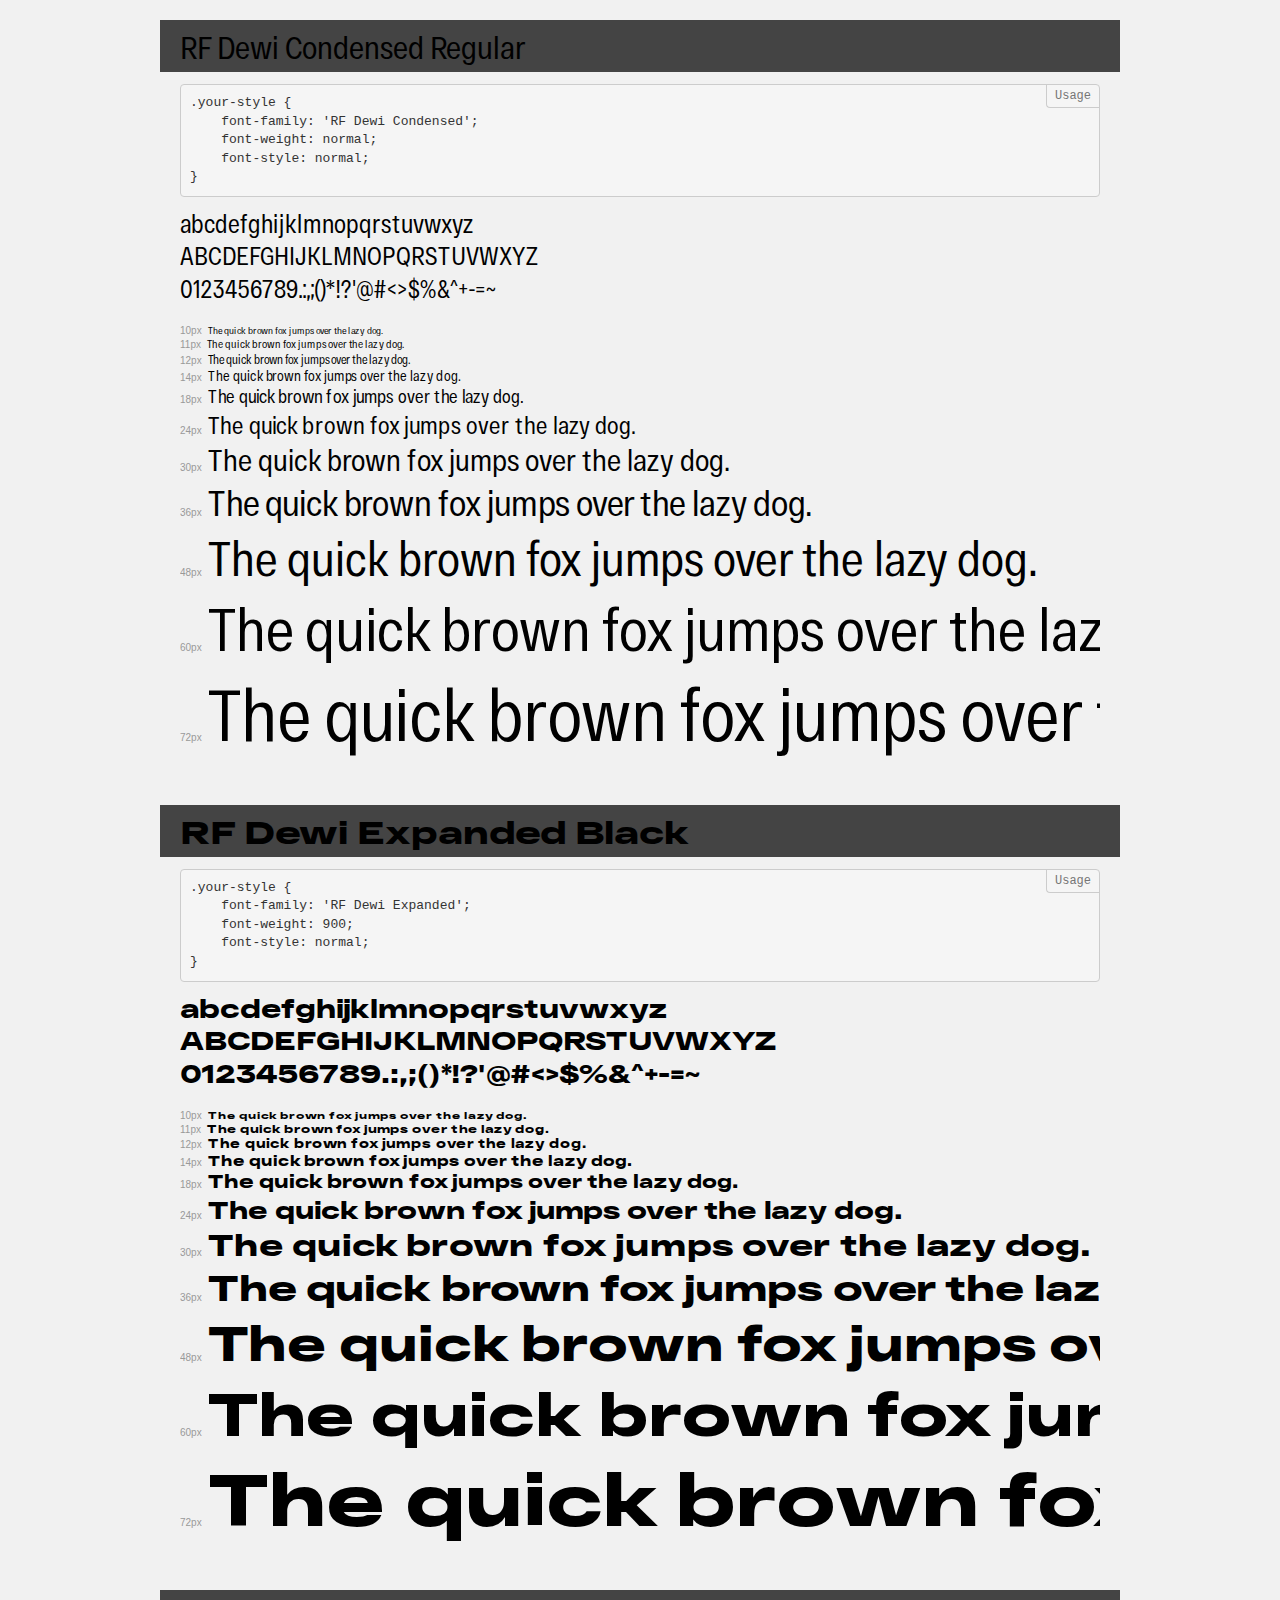
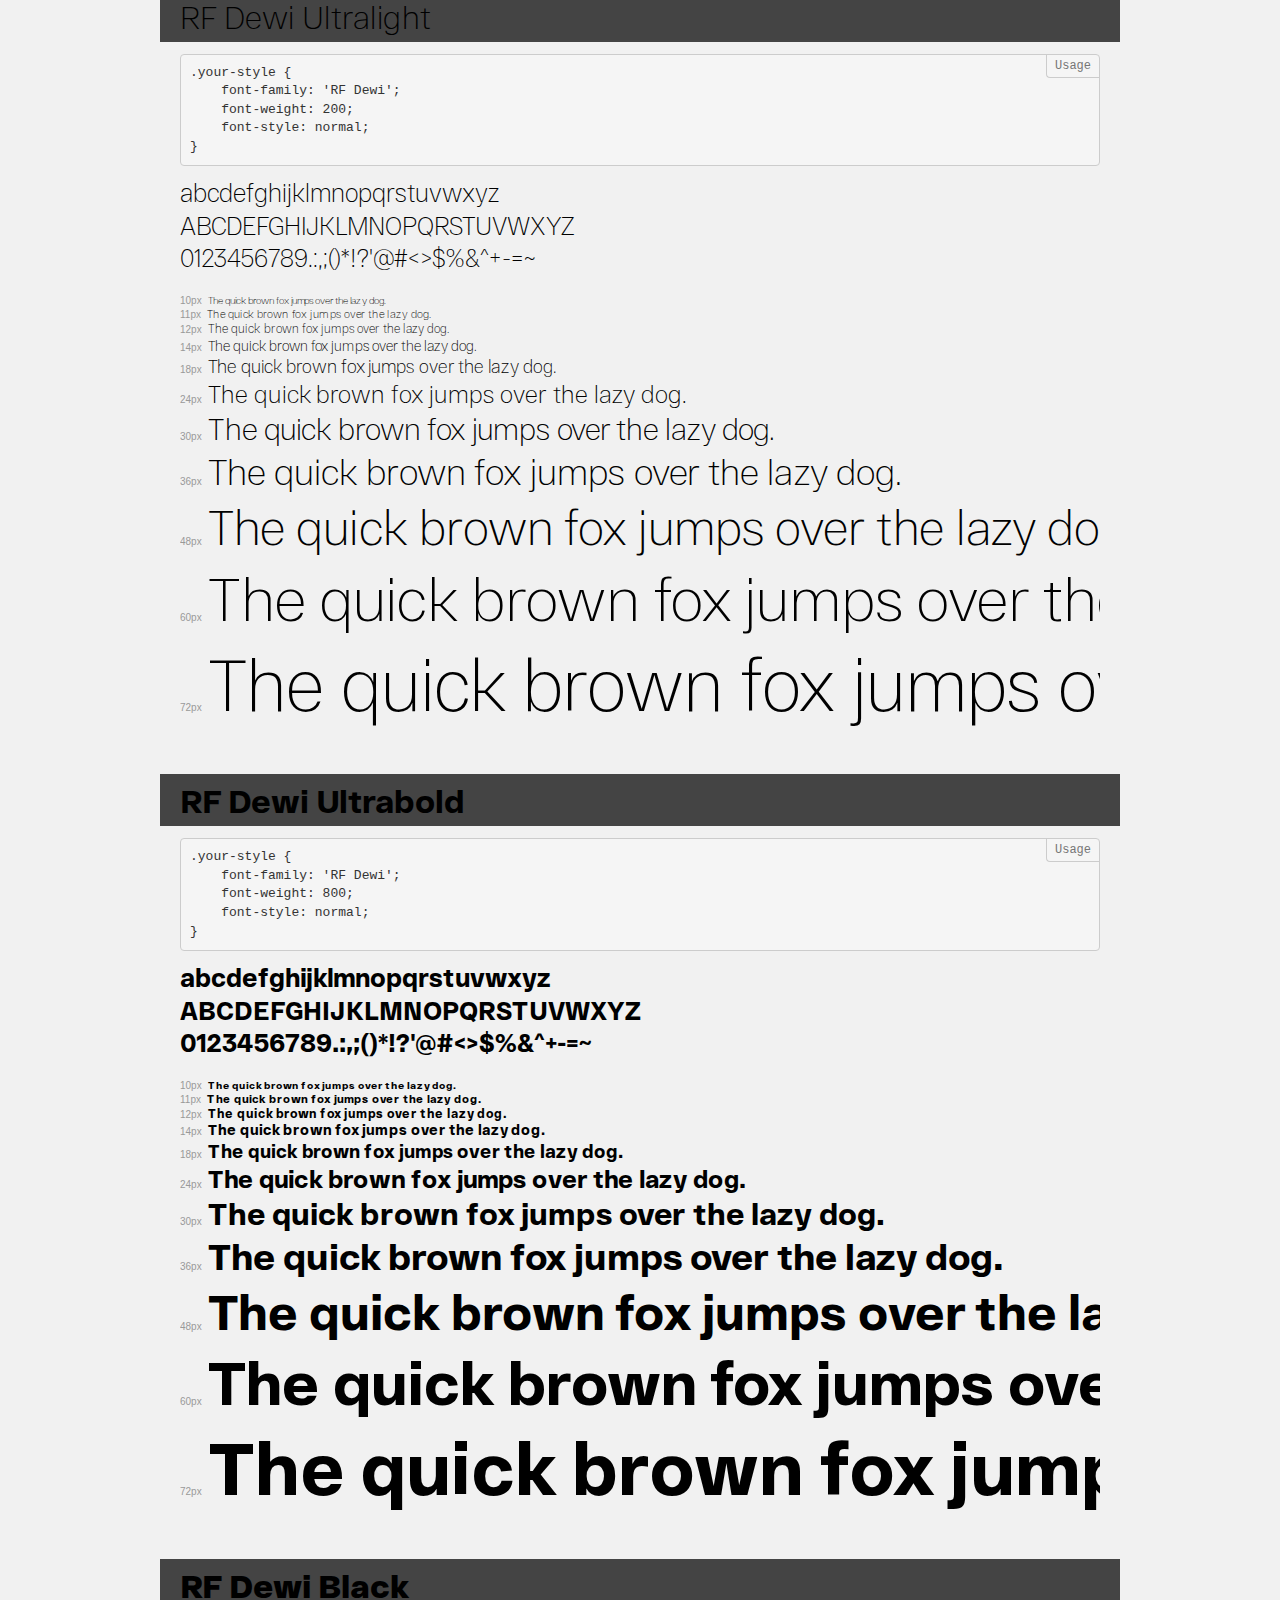
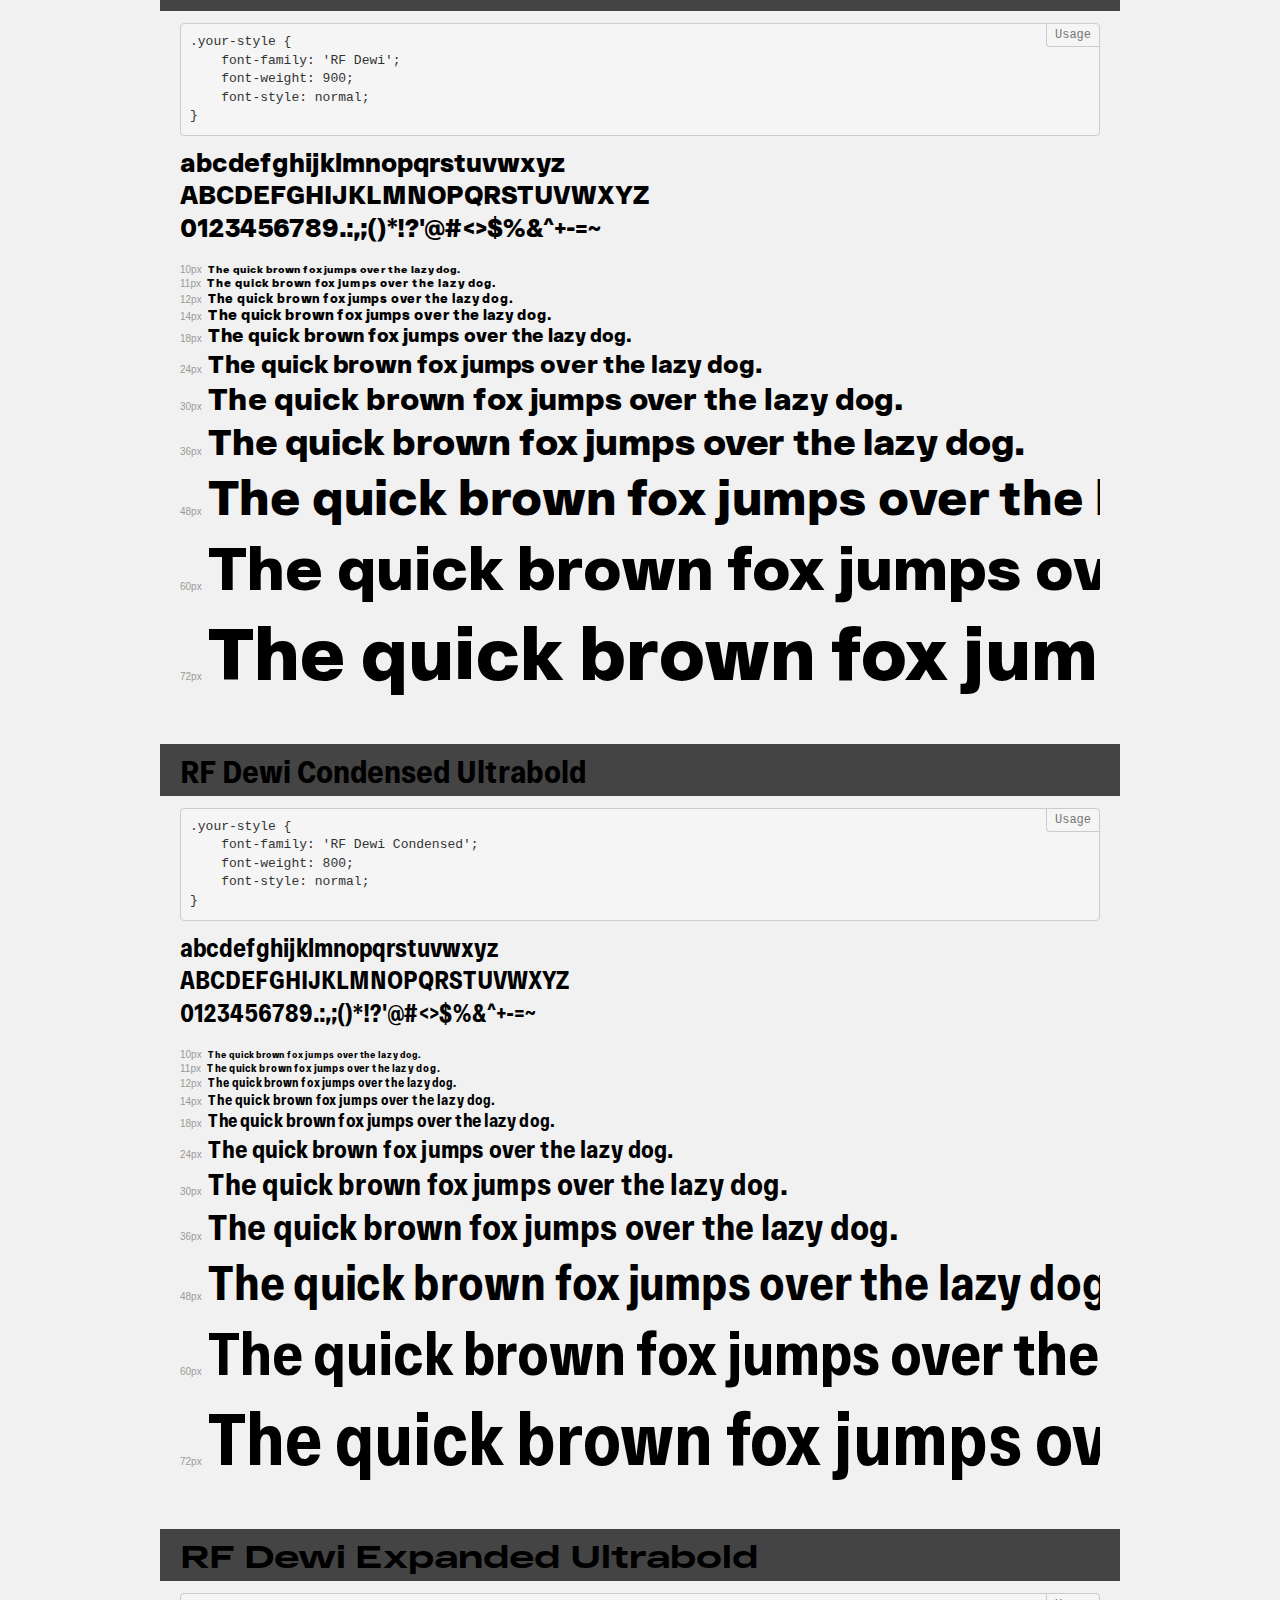
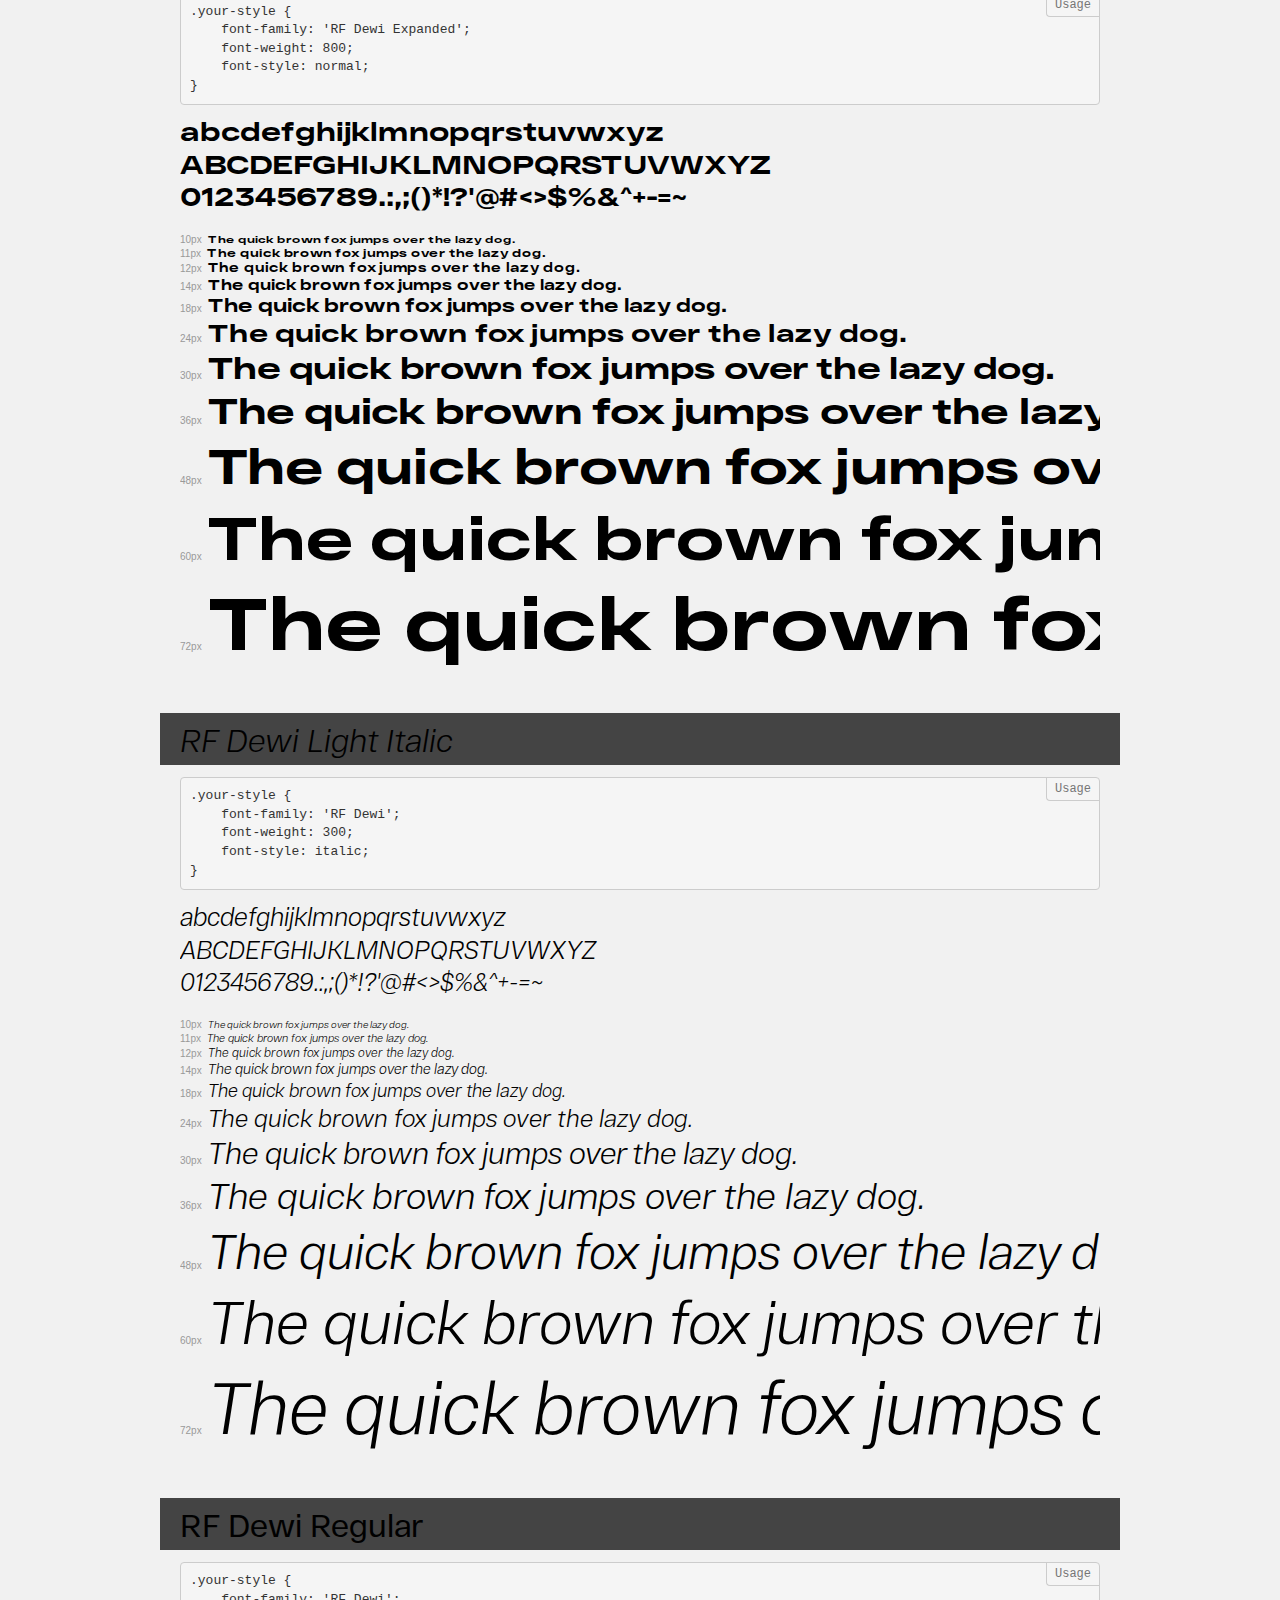
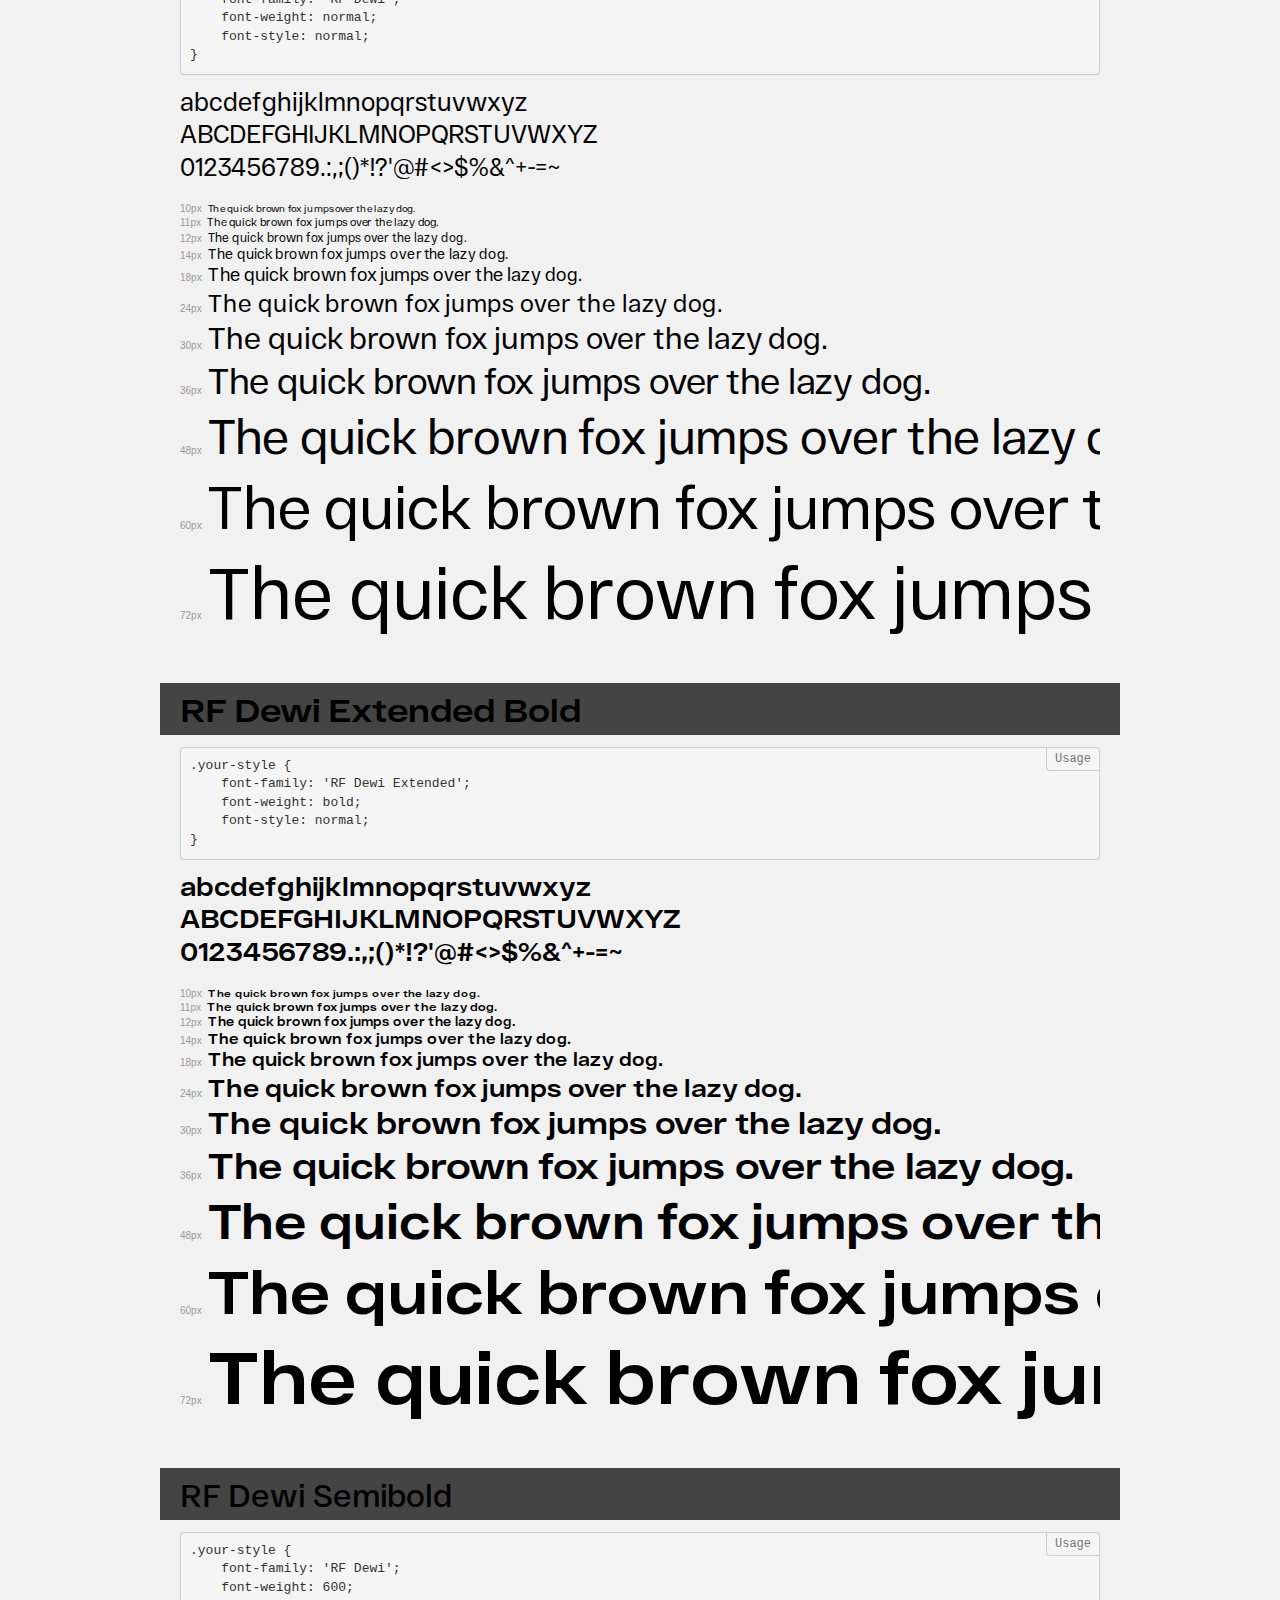
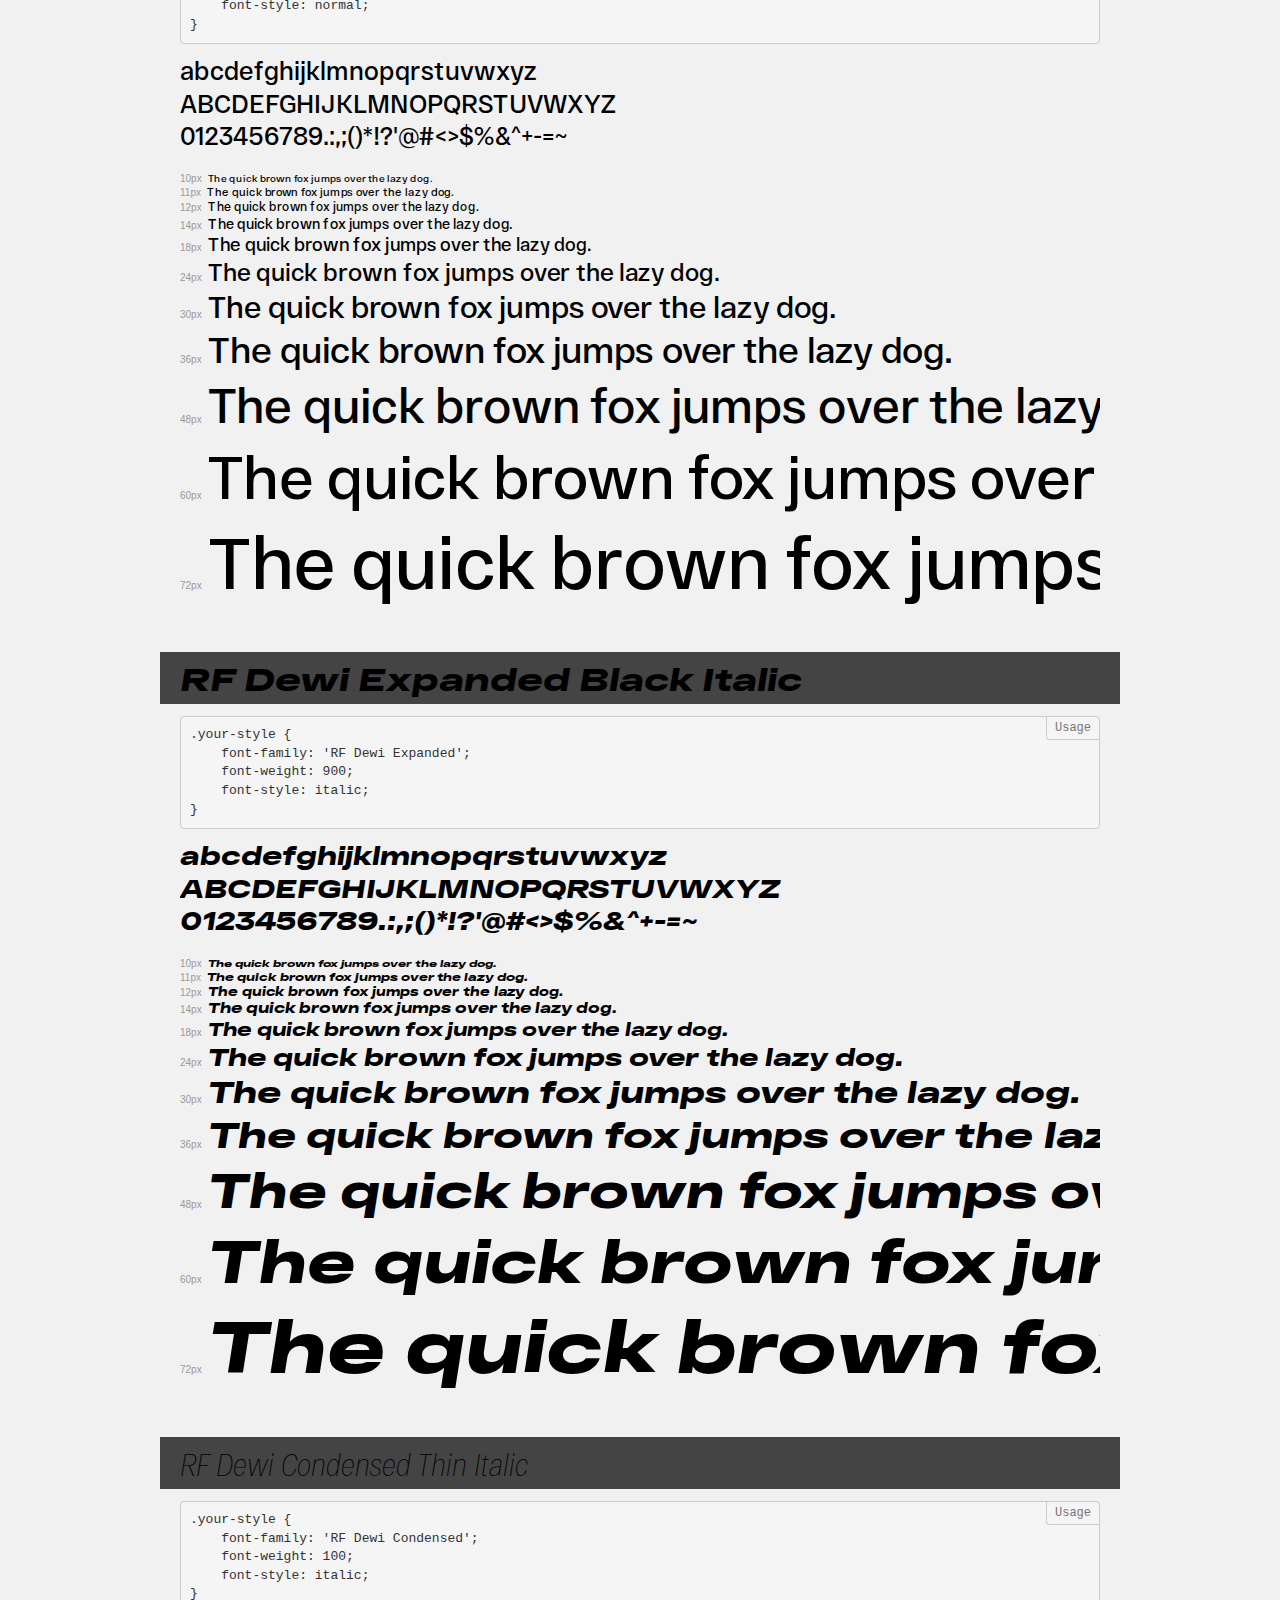
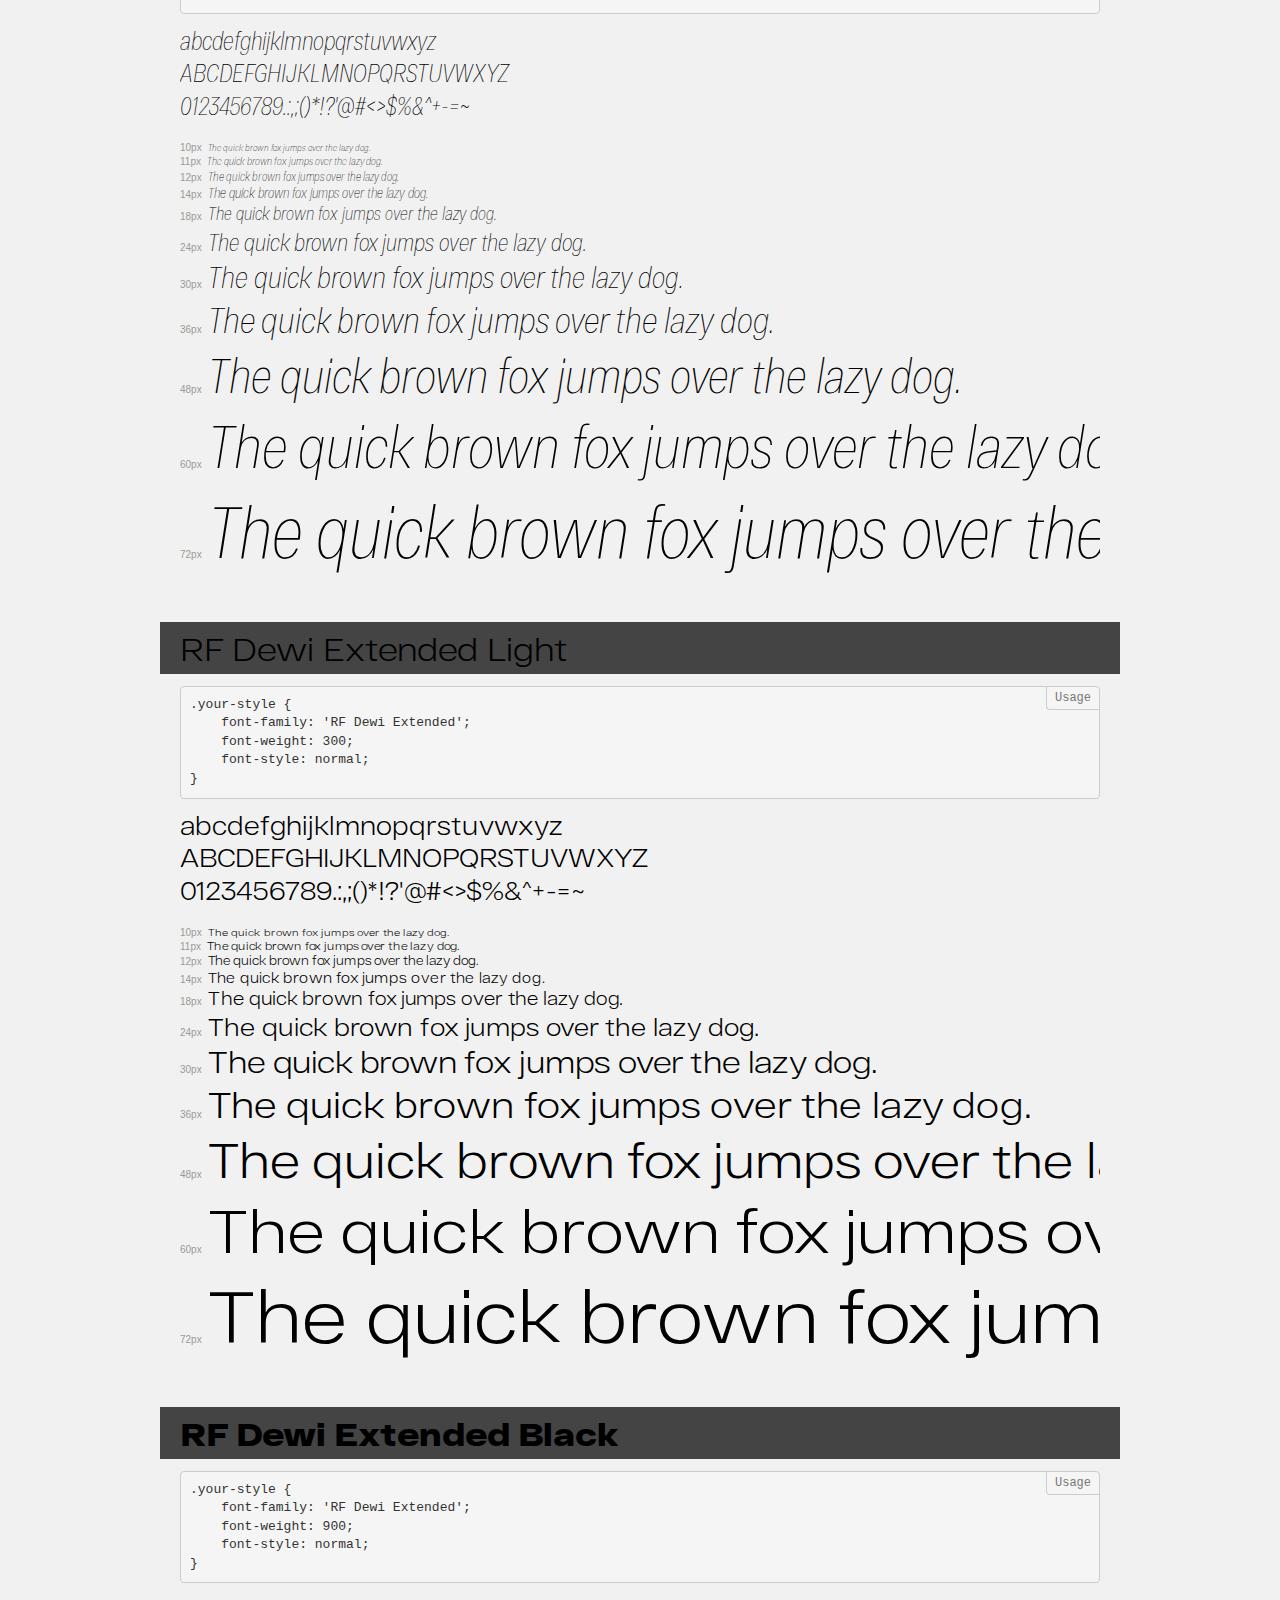
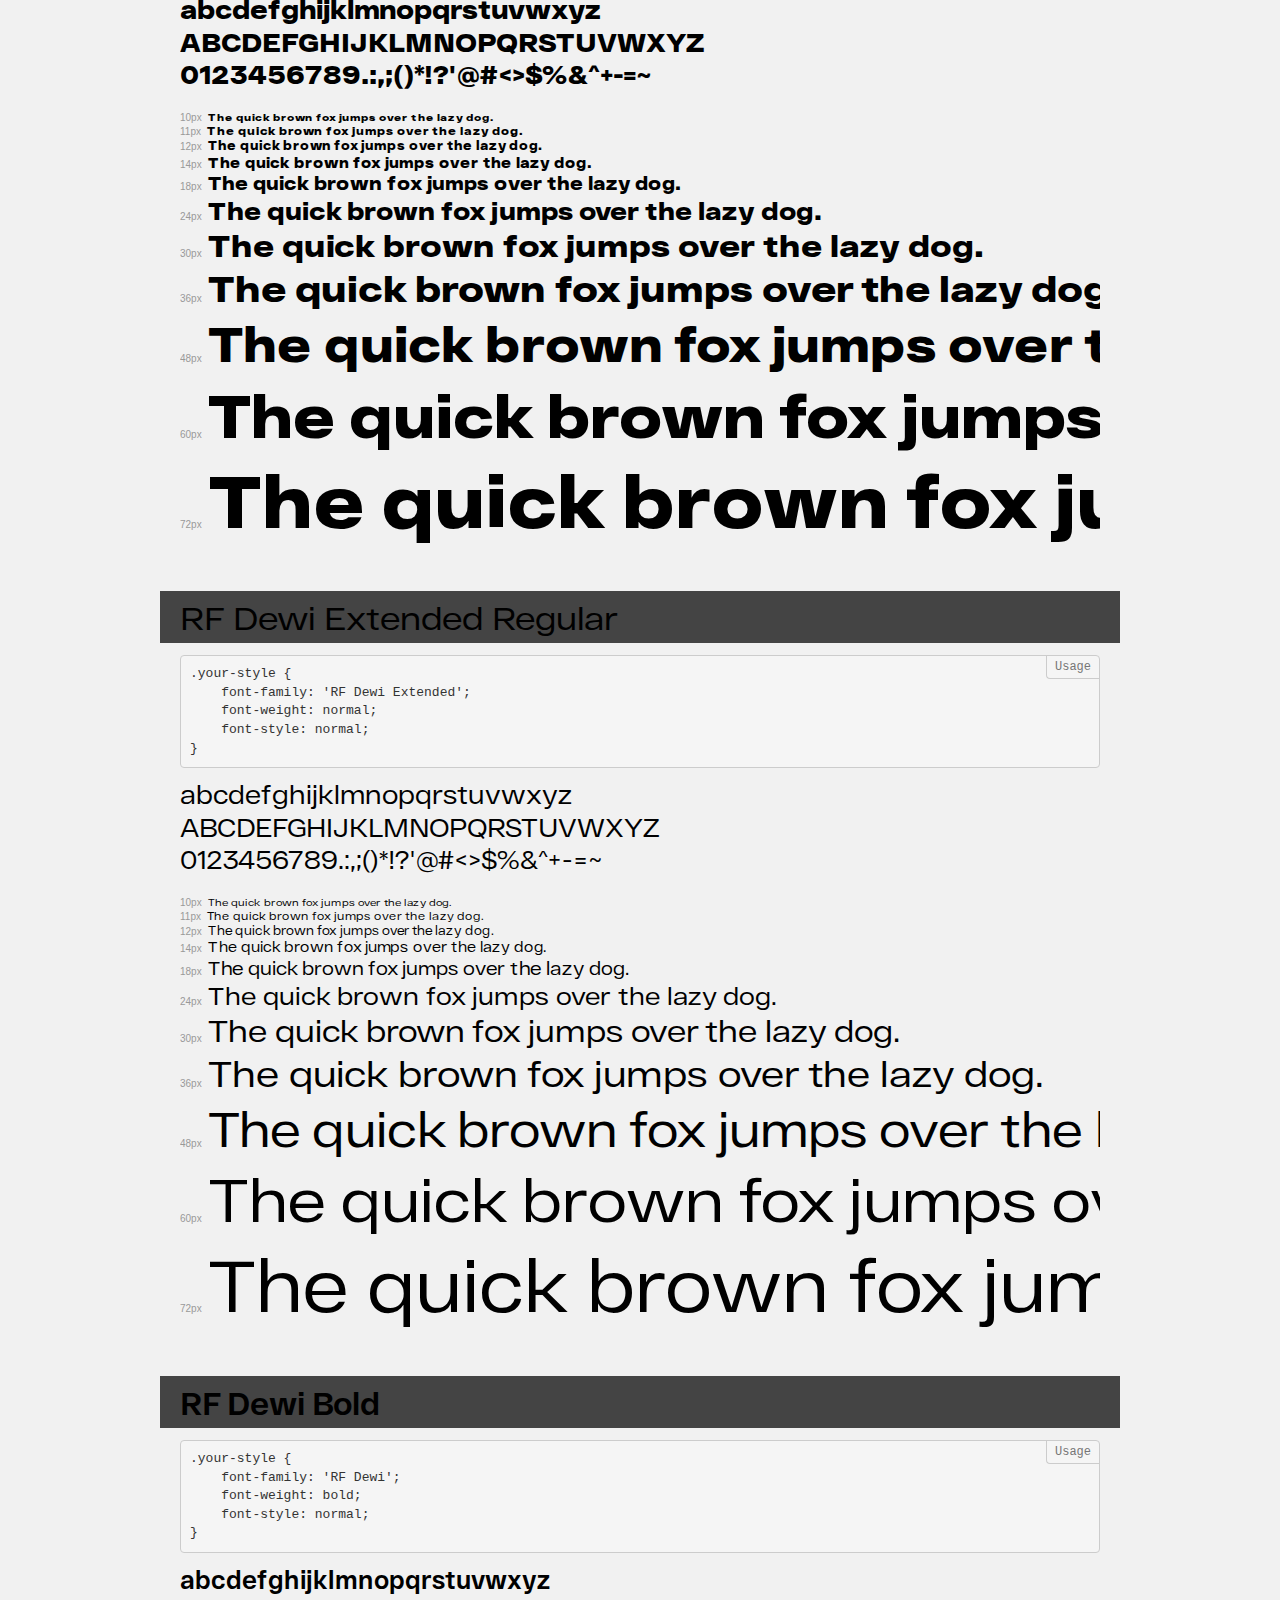
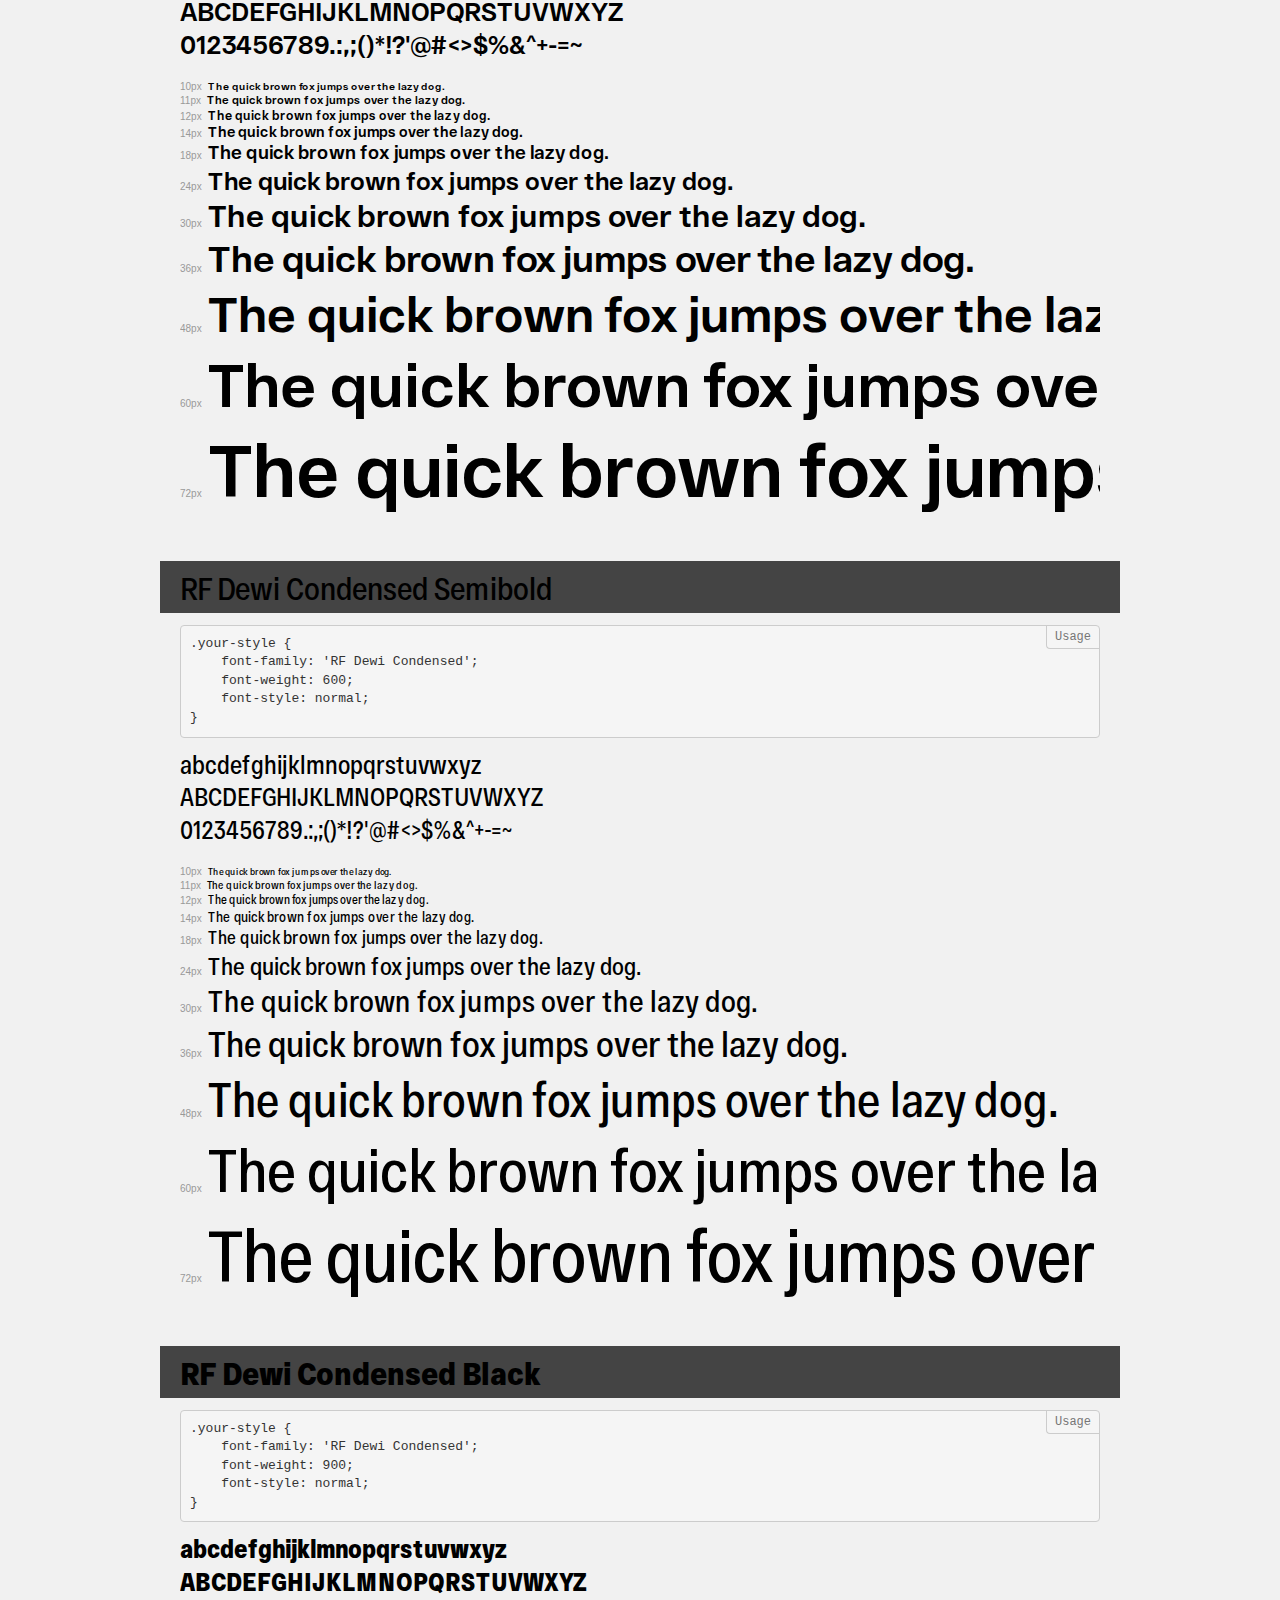
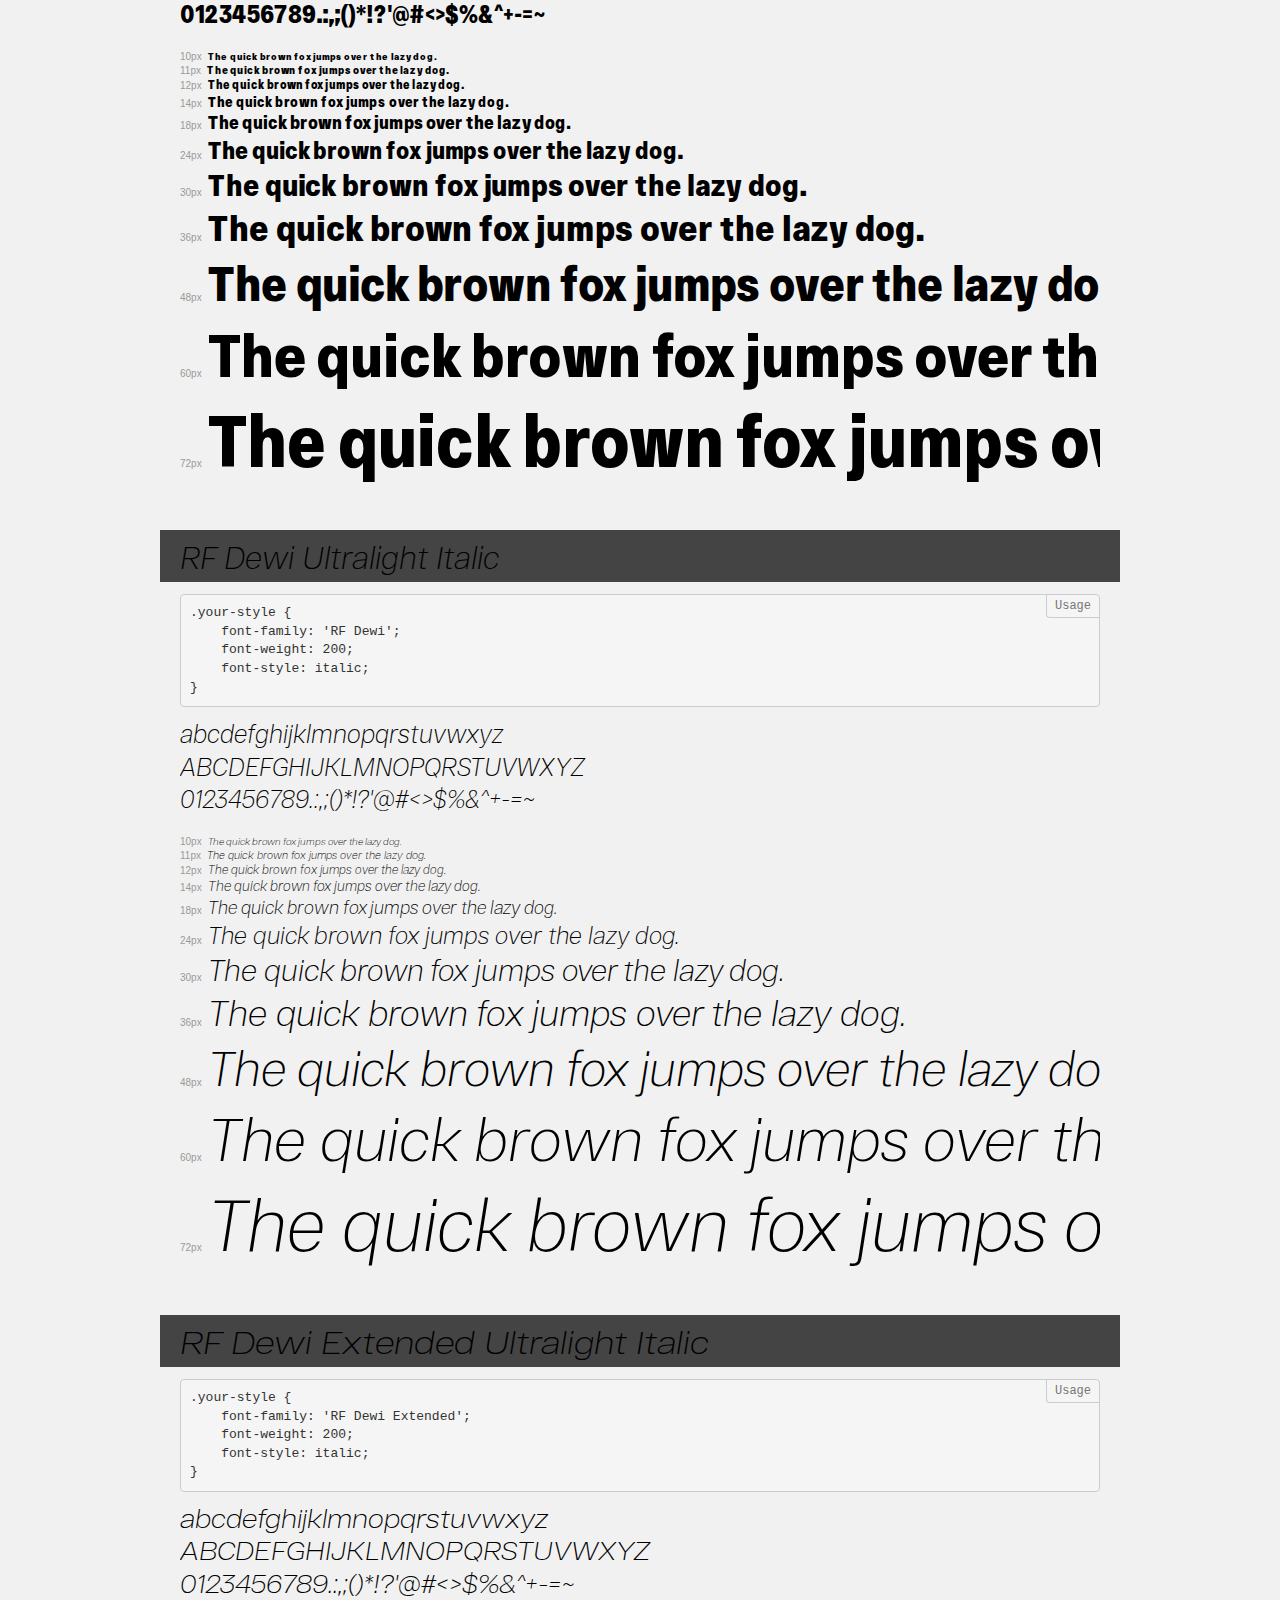
<file: font/demo.html>
<!DOCTYPE html>
<html>
<head>
    <meta charset="utf-8">
    <meta http-equiv="X-UA-Compatible" content="IE=edge">
    <meta name="viewport" content="width=device-width, initial-scale=1">
    <meta name="robots" content="noindex, noarchive">
    <meta name="format-detection" content="telephone=no">
    <title>Transfonter demo</title>
    <link href="stylesheet.css" rel="stylesheet">
    <style>
        /*
        http://meyerweb.com/eric/tools/css/reset/
        v2.0 | 20110126
        License: none (public domain)
        */
        html, body, div, span, applet, object, iframe,
        h1, h2, h3, h4, h5, h6, p, blockquote, pre,
        a, abbr, acronym, address, big, cite, code,
        del, dfn, em, img, ins, kbd, q, s, samp,
        small, strike, strong, sub, sup, tt, var,
        b, u, i, center,
        dl, dt, dd, ol, ul, li,
        fieldset, form, label, legend,
        table, caption, tbody, tfoot, thead, tr, th, td,
        article, aside, canvas, details, embed,
        figure, figcaption, footer, header, hgroup,
        menu, nav, output, ruby, section, summary,
        time, mark, audio, video {
            margin: 0;
            padding: 0;
            border: 0;
            font-size: 100%;
            font: inherit;
            vertical-align: baseline;
        }
        /* HTML5 display-role reset for older browsers */
        article, aside, details, figcaption, figure,
        footer, header, hgroup, menu, nav, section {
            display: block;
        }
        body {
            line-height: 1;
        }
        ol, ul {
            list-style: none;
        }
        blockquote, q {
            quotes: none;
        }
        blockquote:before, blockquote:after,
        q:before, q:after {
            content: '';
            content: none;
        }
        table {
            border-collapse: collapse;
            border-spacing: 0;
        }
        /* common styles */
        body {
            background: #f1f1f1;
            color: #000;
        }
        .page {
            background: $colorWhite;
            width: 920px;
            margin: 0 auto;
            padding: 20px 20px 0 20px;
            overflow: hidden;
        }
        .font-container {
            overflow-x: auto;
            overflow-y: hidden;
            margin-bottom: 40px;
            line-height: 1.3;
            white-space: nowrap;
            padding-bottom: 5px;
        }
        h1 {
            position: relative;
            background: #444;
            font-size: 32px;
            color: $colorWhite;
            padding: 10px 20px;
            margin: 0 -20px 12px -20px;
        }
        .letters {
            font-size: 25px;
            margin-bottom: 20px;
        }
        .s10:before {
            content: '10px';
        }
        .s11:before {
            content: '11px';
        }
        .s12:before {
            content: '12px';
        }
        .s14:before {
            content: '14px';
        }
        .s18:before {
            content: '18px';
        }
        .s24:before {
            content: '24px';
        }
        .s30:before {
            content: '30px';
        }
        .s36:before {
            content: '36px';
        }
        .s48:before {
            content: '48px';
        }
        .s60:before {
            content: '60px';
        }
        .s72:before {
            content: '72px';
        }
        .s10:before, .s11:before, .s12:before, .s14:before,
        .s18:before, .s24:before, .s30:before, .s36:before,
        .s48:before, .s60:before, .s72:before {
            font-family: Arial, sans-serif;
            font-size: 10px;
            font-weight: normal;
            font-style: normal;
            color: #999;
            padding-right: 6px;
        }
        pre {
            display: block;
            position: relative;
            padding: 9px;
            margin: 0 0 10px;
            font-family: Monaco, Menlo, Consolas, "Courier New", monospace !important;
            font-size: 13px;
            line-height: 1.428571429;
            color: #333;
            font-weight: normal !important;
            font-style: normal !important;
            background-color: #f5f5f5;
            border: 1px solid #ccc;
            overflow-x: auto;
            border-radius: 4px;
        }
        pre:after {
            display: block;
            position: absolute;
            right: 0;
            top: 0;
            content: 'Usage';
            line-height: 1;
            padding: 5px 8px;
            font-size: 12px;
            color: #767676;
            background-color: $colorWhite;
            border: 1px solid #ccc;
            border-right: none;
            border-top: none;
            border-radius: 0 4px 0 4px;
            z-index: 10;
        }
        /* responsive */
        @media (max-width: 959px) {
            .page {
                width: auto;
                margin: 0;
            }
        }
    </style>
</head>
<body>
<div class="page">
    <div class="demo" style="font-family: 'RF Dewi Condensed'; font-weight: normal; font-style: normal;">
        <h1>RF Dewi Condensed Regular</h1>
        <pre>.your-style {
    font-family: 'RF Dewi Condensed';
    font-weight: normal;
    font-style: normal;
}</pre>
        <div class="font-container">
            <p class="letters">
                abcdefghijklmnopqrstuvwxyz<br>
ABCDEFGHIJKLMNOPQRSTUVWXYZ<br>
                0123456789.:,;()*!?'@#<>$%&^+-=~
            </p>
            <p class="s10" style="font-size: 10px;">The quick brown fox jumps over the lazy dog.</p>
            <p class="s11" style="font-size: 11px;">The quick brown fox jumps over the lazy dog.</p>
            <p class="s12" style="font-size: 12px;">The quick brown fox jumps over the lazy dog.</p>
            <p class="s14" style="font-size: 14px;">The quick brown fox jumps over the lazy dog.</p>
            <p class="s18" style="font-size: 18px;">The quick brown fox jumps over the lazy dog.</p>
            <p class="s24" style="font-size: 24px;">The quick brown fox jumps over the lazy dog.</p>
            <p class="s30" style="font-size: 30px;">The quick brown fox jumps over the lazy dog.</p>
            <p class="s36" style="font-size: 36px;">The quick brown fox jumps over the lazy dog.</p>
            <p class="s48" style="font-size: 48px;">The quick brown fox jumps over the lazy dog.</p>
            <p class="s60" style="font-size: 60px;">The quick brown fox jumps over the lazy dog.</p>
            <p class="s72" style="font-size: 72px;">The quick brown fox jumps over the lazy dog.</p>
        </div>
    </div>
    <div class="demo" style="font-family: 'RF Dewi Expanded'; font-weight: 900; font-style: normal;">
        <h1>RF Dewi Expanded Black</h1>
        <pre>.your-style {
    font-family: 'RF Dewi Expanded';
    font-weight: 900;
    font-style: normal;
}</pre>
        <div class="font-container">
            <p class="letters">
                abcdefghijklmnopqrstuvwxyz<br>
ABCDEFGHIJKLMNOPQRSTUVWXYZ<br>
                0123456789.:,;()*!?'@#<>$%&^+-=~
            </p>
            <p class="s10" style="font-size: 10px;">The quick brown fox jumps over the lazy dog.</p>
            <p class="s11" style="font-size: 11px;">The quick brown fox jumps over the lazy dog.</p>
            <p class="s12" style="font-size: 12px;">The quick brown fox jumps over the lazy dog.</p>
            <p class="s14" style="font-size: 14px;">The quick brown fox jumps over the lazy dog.</p>
            <p class="s18" style="font-size: 18px;">The quick brown fox jumps over the lazy dog.</p>
            <p class="s24" style="font-size: 24px;">The quick brown fox jumps over the lazy dog.</p>
            <p class="s30" style="font-size: 30px;">The quick brown fox jumps over the lazy dog.</p>
            <p class="s36" style="font-size: 36px;">The quick brown fox jumps over the lazy dog.</p>
            <p class="s48" style="font-size: 48px;">The quick brown fox jumps over the lazy dog.</p>
            <p class="s60" style="font-size: 60px;">The quick brown fox jumps over the lazy dog.</p>
            <p class="s72" style="font-size: 72px;">The quick brown fox jumps over the lazy dog.</p>
        </div>
    </div>
    <div class="demo" style="font-family: 'RF Dewi'; font-weight: 200; font-style: normal;">
        <h1>RF Dewi Ultralight</h1>
        <pre>.your-style {
    font-family: 'RF Dewi';
    font-weight: 200;
    font-style: normal;
}</pre>
        <div class="font-container">
            <p class="letters">
                abcdefghijklmnopqrstuvwxyz<br>
ABCDEFGHIJKLMNOPQRSTUVWXYZ<br>
                0123456789.:,;()*!?'@#<>$%&^+-=~
            </p>
            <p class="s10" style="font-size: 10px;">The quick brown fox jumps over the lazy dog.</p>
            <p class="s11" style="font-size: 11px;">The quick brown fox jumps over the lazy dog.</p>
            <p class="s12" style="font-size: 12px;">The quick brown fox jumps over the lazy dog.</p>
            <p class="s14" style="font-size: 14px;">The quick brown fox jumps over the lazy dog.</p>
            <p class="s18" style="font-size: 18px;">The quick brown fox jumps over the lazy dog.</p>
            <p class="s24" style="font-size: 24px;">The quick brown fox jumps over the lazy dog.</p>
            <p class="s30" style="font-size: 30px;">The quick brown fox jumps over the lazy dog.</p>
            <p class="s36" style="font-size: 36px;">The quick brown fox jumps over the lazy dog.</p>
            <p class="s48" style="font-size: 48px;">The quick brown fox jumps over the lazy dog.</p>
            <p class="s60" style="font-size: 60px;">The quick brown fox jumps over the lazy dog.</p>
            <p class="s72" style="font-size: 72px;">The quick brown fox jumps over the lazy dog.</p>
        </div>
    </div>
    <div class="demo" style="font-family: 'RF Dewi'; font-weight: 800; font-style: normal;">
        <h1>RF Dewi Ultrabold</h1>
        <pre>.your-style {
    font-family: 'RF Dewi';
    font-weight: 800;
    font-style: normal;
}</pre>
        <div class="font-container">
            <p class="letters">
                abcdefghijklmnopqrstuvwxyz<br>
ABCDEFGHIJKLMNOPQRSTUVWXYZ<br>
                0123456789.:,;()*!?'@#<>$%&^+-=~
            </p>
            <p class="s10" style="font-size: 10px;">The quick brown fox jumps over the lazy dog.</p>
            <p class="s11" style="font-size: 11px;">The quick brown fox jumps over the lazy dog.</p>
            <p class="s12" style="font-size: 12px;">The quick brown fox jumps over the lazy dog.</p>
            <p class="s14" style="font-size: 14px;">The quick brown fox jumps over the lazy dog.</p>
            <p class="s18" style="font-size: 18px;">The quick brown fox jumps over the lazy dog.</p>
            <p class="s24" style="font-size: 24px;">The quick brown fox jumps over the lazy dog.</p>
            <p class="s30" style="font-size: 30px;">The quick brown fox jumps over the lazy dog.</p>
            <p class="s36" style="font-size: 36px;">The quick brown fox jumps over the lazy dog.</p>
            <p class="s48" style="font-size: 48px;">The quick brown fox jumps over the lazy dog.</p>
            <p class="s60" style="font-size: 60px;">The quick brown fox jumps over the lazy dog.</p>
            <p class="s72" style="font-size: 72px;">The quick brown fox jumps over the lazy dog.</p>
        </div>
    </div>
    <div class="demo" style="font-family: 'RF Dewi'; font-weight: 900; font-style: normal;">
        <h1>RF Dewi Black</h1>
        <pre>.your-style {
    font-family: 'RF Dewi';
    font-weight: 900;
    font-style: normal;
}</pre>
        <div class="font-container">
            <p class="letters">
                abcdefghijklmnopqrstuvwxyz<br>
ABCDEFGHIJKLMNOPQRSTUVWXYZ<br>
                0123456789.:,;()*!?'@#<>$%&^+-=~
            </p>
            <p class="s10" style="font-size: 10px;">The quick brown fox jumps over the lazy dog.</p>
            <p class="s11" style="font-size: 11px;">The quick brown fox jumps over the lazy dog.</p>
            <p class="s12" style="font-size: 12px;">The quick brown fox jumps over the lazy dog.</p>
            <p class="s14" style="font-size: 14px;">The quick brown fox jumps over the lazy dog.</p>
            <p class="s18" style="font-size: 18px;">The quick brown fox jumps over the lazy dog.</p>
            <p class="s24" style="font-size: 24px;">The quick brown fox jumps over the lazy dog.</p>
            <p class="s30" style="font-size: 30px;">The quick brown fox jumps over the lazy dog.</p>
            <p class="s36" style="font-size: 36px;">The quick brown fox jumps over the lazy dog.</p>
            <p class="s48" style="font-size: 48px;">The quick brown fox jumps over the lazy dog.</p>
            <p class="s60" style="font-size: 60px;">The quick brown fox jumps over the lazy dog.</p>
            <p class="s72" style="font-size: 72px;">The quick brown fox jumps over the lazy dog.</p>
        </div>
    </div>
    <div class="demo" style="font-family: 'RF Dewi Condensed'; font-weight: 800; font-style: normal;">
        <h1>RF Dewi Condensed Ultrabold</h1>
        <pre>.your-style {
    font-family: 'RF Dewi Condensed';
    font-weight: 800;
    font-style: normal;
}</pre>
        <div class="font-container">
            <p class="letters">
                abcdefghijklmnopqrstuvwxyz<br>
ABCDEFGHIJKLMNOPQRSTUVWXYZ<br>
                0123456789.:,;()*!?'@#<>$%&^+-=~
            </p>
            <p class="s10" style="font-size: 10px;">The quick brown fox jumps over the lazy dog.</p>
            <p class="s11" style="font-size: 11px;">The quick brown fox jumps over the lazy dog.</p>
            <p class="s12" style="font-size: 12px;">The quick brown fox jumps over the lazy dog.</p>
            <p class="s14" style="font-size: 14px;">The quick brown fox jumps over the lazy dog.</p>
            <p class="s18" style="font-size: 18px;">The quick brown fox jumps over the lazy dog.</p>
            <p class="s24" style="font-size: 24px;">The quick brown fox jumps over the lazy dog.</p>
            <p class="s30" style="font-size: 30px;">The quick brown fox jumps over the lazy dog.</p>
            <p class="s36" style="font-size: 36px;">The quick brown fox jumps over the lazy dog.</p>
            <p class="s48" style="font-size: 48px;">The quick brown fox jumps over the lazy dog.</p>
            <p class="s60" style="font-size: 60px;">The quick brown fox jumps over the lazy dog.</p>
            <p class="s72" style="font-size: 72px;">The quick brown fox jumps over the lazy dog.</p>
        </div>
    </div>
    <div class="demo" style="font-family: 'RF Dewi Expanded'; font-weight: 800; font-style: normal;">
        <h1>RF Dewi Expanded Ultrabold</h1>
        <pre>.your-style {
    font-family: 'RF Dewi Expanded';
    font-weight: 800;
    font-style: normal;
}</pre>
        <div class="font-container">
            <p class="letters">
                abcdefghijklmnopqrstuvwxyz<br>
ABCDEFGHIJKLMNOPQRSTUVWXYZ<br>
                0123456789.:,;()*!?'@#<>$%&^+-=~
            </p>
            <p class="s10" style="font-size: 10px;">The quick brown fox jumps over the lazy dog.</p>
            <p class="s11" style="font-size: 11px;">The quick brown fox jumps over the lazy dog.</p>
            <p class="s12" style="font-size: 12px;">The quick brown fox jumps over the lazy dog.</p>
            <p class="s14" style="font-size: 14px;">The quick brown fox jumps over the lazy dog.</p>
            <p class="s18" style="font-size: 18px;">The quick brown fox jumps over the lazy dog.</p>
            <p class="s24" style="font-size: 24px;">The quick brown fox jumps over the lazy dog.</p>
            <p class="s30" style="font-size: 30px;">The quick brown fox jumps over the lazy dog.</p>
            <p class="s36" style="font-size: 36px;">The quick brown fox jumps over the lazy dog.</p>
            <p class="s48" style="font-size: 48px;">The quick brown fox jumps over the lazy dog.</p>
            <p class="s60" style="font-size: 60px;">The quick brown fox jumps over the lazy dog.</p>
            <p class="s72" style="font-size: 72px;">The quick brown fox jumps over the lazy dog.</p>
        </div>
    </div>
    <div class="demo" style="font-family: 'RF Dewi'; font-weight: 300; font-style: italic;">
        <h1>RF Dewi Light Italic</h1>
        <pre>.your-style {
    font-family: 'RF Dewi';
    font-weight: 300;
    font-style: italic;
}</pre>
        <div class="font-container">
            <p class="letters">
                abcdefghijklmnopqrstuvwxyz<br>
ABCDEFGHIJKLMNOPQRSTUVWXYZ<br>
                0123456789.:,;()*!?'@#<>$%&^+-=~
            </p>
            <p class="s10" style="font-size: 10px;">The quick brown fox jumps over the lazy dog.</p>
            <p class="s11" style="font-size: 11px;">The quick brown fox jumps over the lazy dog.</p>
            <p class="s12" style="font-size: 12px;">The quick brown fox jumps over the lazy dog.</p>
            <p class="s14" style="font-size: 14px;">The quick brown fox jumps over the lazy dog.</p>
            <p class="s18" style="font-size: 18px;">The quick brown fox jumps over the lazy dog.</p>
            <p class="s24" style="font-size: 24px;">The quick brown fox jumps over the lazy dog.</p>
            <p class="s30" style="font-size: 30px;">The quick brown fox jumps over the lazy dog.</p>
            <p class="s36" style="font-size: 36px;">The quick brown fox jumps over the lazy dog.</p>
            <p class="s48" style="font-size: 48px;">The quick brown fox jumps over the lazy dog.</p>
            <p class="s60" style="font-size: 60px;">The quick brown fox jumps over the lazy dog.</p>
            <p class="s72" style="font-size: 72px;">The quick brown fox jumps over the lazy dog.</p>
        </div>
    </div>
    <div class="demo" style="font-family: 'RF Dewi'; font-weight: normal; font-style: normal;">
        <h1>RF Dewi Regular</h1>
        <pre>.your-style {
    font-family: 'RF Dewi';
    font-weight: normal;
    font-style: normal;
}</pre>
        <div class="font-container">
            <p class="letters">
                abcdefghijklmnopqrstuvwxyz<br>
ABCDEFGHIJKLMNOPQRSTUVWXYZ<br>
                0123456789.:,;()*!?'@#<>$%&^+-=~
            </p>
            <p class="s10" style="font-size: 10px;">The quick brown fox jumps over the lazy dog.</p>
            <p class="s11" style="font-size: 11px;">The quick brown fox jumps over the lazy dog.</p>
            <p class="s12" style="font-size: 12px;">The quick brown fox jumps over the lazy dog.</p>
            <p class="s14" style="font-size: 14px;">The quick brown fox jumps over the lazy dog.</p>
            <p class="s18" style="font-size: 18px;">The quick brown fox jumps over the lazy dog.</p>
            <p class="s24" style="font-size: 24px;">The quick brown fox jumps over the lazy dog.</p>
            <p class="s30" style="font-size: 30px;">The quick brown fox jumps over the lazy dog.</p>
            <p class="s36" style="font-size: 36px;">The quick brown fox jumps over the lazy dog.</p>
            <p class="s48" style="font-size: 48px;">The quick brown fox jumps over the lazy dog.</p>
            <p class="s60" style="font-size: 60px;">The quick brown fox jumps over the lazy dog.</p>
            <p class="s72" style="font-size: 72px;">The quick brown fox jumps over the lazy dog.</p>
        </div>
    </div>
    <div class="demo" style="font-family: 'RF Dewi Extended'; font-weight: bold; font-style: normal;">
        <h1>RF Dewi Extended Bold</h1>
        <pre>.your-style {
    font-family: 'RF Dewi Extended';
    font-weight: bold;
    font-style: normal;
}</pre>
        <div class="font-container">
            <p class="letters">
                abcdefghijklmnopqrstuvwxyz<br>
ABCDEFGHIJKLMNOPQRSTUVWXYZ<br>
                0123456789.:,;()*!?'@#<>$%&^+-=~
            </p>
            <p class="s10" style="font-size: 10px;">The quick brown fox jumps over the lazy dog.</p>
            <p class="s11" style="font-size: 11px;">The quick brown fox jumps over the lazy dog.</p>
            <p class="s12" style="font-size: 12px;">The quick brown fox jumps over the lazy dog.</p>
            <p class="s14" style="font-size: 14px;">The quick brown fox jumps over the lazy dog.</p>
            <p class="s18" style="font-size: 18px;">The quick brown fox jumps over the lazy dog.</p>
            <p class="s24" style="font-size: 24px;">The quick brown fox jumps over the lazy dog.</p>
            <p class="s30" style="font-size: 30px;">The quick brown fox jumps over the lazy dog.</p>
            <p class="s36" style="font-size: 36px;">The quick brown fox jumps over the lazy dog.</p>
            <p class="s48" style="font-size: 48px;">The quick brown fox jumps over the lazy dog.</p>
            <p class="s60" style="font-size: 60px;">The quick brown fox jumps over the lazy dog.</p>
            <p class="s72" style="font-size: 72px;">The quick brown fox jumps over the lazy dog.</p>
        </div>
    </div>
    <div class="demo" style="font-family: 'RF Dewi'; font-weight: 600; font-style: normal;">
        <h1>RF Dewi Semibold</h1>
        <pre>.your-style {
    font-family: 'RF Dewi';
    font-weight: 600;
    font-style: normal;
}</pre>
        <div class="font-container">
            <p class="letters">
                abcdefghijklmnopqrstuvwxyz<br>
ABCDEFGHIJKLMNOPQRSTUVWXYZ<br>
                0123456789.:,;()*!?'@#<>$%&^+-=~
            </p>
            <p class="s10" style="font-size: 10px;">The quick brown fox jumps over the lazy dog.</p>
            <p class="s11" style="font-size: 11px;">The quick brown fox jumps over the lazy dog.</p>
            <p class="s12" style="font-size: 12px;">The quick brown fox jumps over the lazy dog.</p>
            <p class="s14" style="font-size: 14px;">The quick brown fox jumps over the lazy dog.</p>
            <p class="s18" style="font-size: 18px;">The quick brown fox jumps over the lazy dog.</p>
            <p class="s24" style="font-size: 24px;">The quick brown fox jumps over the lazy dog.</p>
            <p class="s30" style="font-size: 30px;">The quick brown fox jumps over the lazy dog.</p>
            <p class="s36" style="font-size: 36px;">The quick brown fox jumps over the lazy dog.</p>
            <p class="s48" style="font-size: 48px;">The quick brown fox jumps over the lazy dog.</p>
            <p class="s60" style="font-size: 60px;">The quick brown fox jumps over the lazy dog.</p>
            <p class="s72" style="font-size: 72px;">The quick brown fox jumps over the lazy dog.</p>
        </div>
    </div>
    <div class="demo" style="font-family: 'RF Dewi Expanded'; font-weight: 900; font-style: italic;">
        <h1>RF Dewi Expanded Black Italic</h1>
        <pre>.your-style {
    font-family: 'RF Dewi Expanded';
    font-weight: 900;
    font-style: italic;
}</pre>
        <div class="font-container">
            <p class="letters">
                abcdefghijklmnopqrstuvwxyz<br>
ABCDEFGHIJKLMNOPQRSTUVWXYZ<br>
                0123456789.:,;()*!?'@#<>$%&^+-=~
            </p>
            <p class="s10" style="font-size: 10px;">The quick brown fox jumps over the lazy dog.</p>
            <p class="s11" style="font-size: 11px;">The quick brown fox jumps over the lazy dog.</p>
            <p class="s12" style="font-size: 12px;">The quick brown fox jumps over the lazy dog.</p>
            <p class="s14" style="font-size: 14px;">The quick brown fox jumps over the lazy dog.</p>
            <p class="s18" style="font-size: 18px;">The quick brown fox jumps over the lazy dog.</p>
            <p class="s24" style="font-size: 24px;">The quick brown fox jumps over the lazy dog.</p>
            <p class="s30" style="font-size: 30px;">The quick brown fox jumps over the lazy dog.</p>
            <p class="s36" style="font-size: 36px;">The quick brown fox jumps over the lazy dog.</p>
            <p class="s48" style="font-size: 48px;">The quick brown fox jumps over the lazy dog.</p>
            <p class="s60" style="font-size: 60px;">The quick brown fox jumps over the lazy dog.</p>
            <p class="s72" style="font-size: 72px;">The quick brown fox jumps over the lazy dog.</p>
        </div>
    </div>
    <div class="demo" style="font-family: 'RF Dewi Condensed'; font-weight: 100; font-style: italic;">
        <h1>RF Dewi Condensed Thin Italic</h1>
        <pre>.your-style {
    font-family: 'RF Dewi Condensed';
    font-weight: 100;
    font-style: italic;
}</pre>
        <div class="font-container">
            <p class="letters">
                abcdefghijklmnopqrstuvwxyz<br>
ABCDEFGHIJKLMNOPQRSTUVWXYZ<br>
                0123456789.:,;()*!?'@#<>$%&^+-=~
            </p>
            <p class="s10" style="font-size: 10px;">The quick brown fox jumps over the lazy dog.</p>
            <p class="s11" style="font-size: 11px;">The quick brown fox jumps over the lazy dog.</p>
            <p class="s12" style="font-size: 12px;">The quick brown fox jumps over the lazy dog.</p>
            <p class="s14" style="font-size: 14px;">The quick brown fox jumps over the lazy dog.</p>
            <p class="s18" style="font-size: 18px;">The quick brown fox jumps over the lazy dog.</p>
            <p class="s24" style="font-size: 24px;">The quick brown fox jumps over the lazy dog.</p>
            <p class="s30" style="font-size: 30px;">The quick brown fox jumps over the lazy dog.</p>
            <p class="s36" style="font-size: 36px;">The quick brown fox jumps over the lazy dog.</p>
            <p class="s48" style="font-size: 48px;">The quick brown fox jumps over the lazy dog.</p>
            <p class="s60" style="font-size: 60px;">The quick brown fox jumps over the lazy dog.</p>
            <p class="s72" style="font-size: 72px;">The quick brown fox jumps over the lazy dog.</p>
        </div>
    </div>
    <div class="demo" style="font-family: 'RF Dewi Extended'; font-weight: 300; font-style: normal;">
        <h1>RF Dewi Extended Light</h1>
        <pre>.your-style {
    font-family: 'RF Dewi Extended';
    font-weight: 300;
    font-style: normal;
}</pre>
        <div class="font-container">
            <p class="letters">
                abcdefghijklmnopqrstuvwxyz<br>
ABCDEFGHIJKLMNOPQRSTUVWXYZ<br>
                0123456789.:,;()*!?'@#<>$%&^+-=~
            </p>
            <p class="s10" style="font-size: 10px;">The quick brown fox jumps over the lazy dog.</p>
            <p class="s11" style="font-size: 11px;">The quick brown fox jumps over the lazy dog.</p>
            <p class="s12" style="font-size: 12px;">The quick brown fox jumps over the lazy dog.</p>
            <p class="s14" style="font-size: 14px;">The quick brown fox jumps over the lazy dog.</p>
            <p class="s18" style="font-size: 18px;">The quick brown fox jumps over the lazy dog.</p>
            <p class="s24" style="font-size: 24px;">The quick brown fox jumps over the lazy dog.</p>
            <p class="s30" style="font-size: 30px;">The quick brown fox jumps over the lazy dog.</p>
            <p class="s36" style="font-size: 36px;">The quick brown fox jumps over the lazy dog.</p>
            <p class="s48" style="font-size: 48px;">The quick brown fox jumps over the lazy dog.</p>
            <p class="s60" style="font-size: 60px;">The quick brown fox jumps over the lazy dog.</p>
            <p class="s72" style="font-size: 72px;">The quick brown fox jumps over the lazy dog.</p>
        </div>
    </div>
    <div class="demo" style="font-family: 'RF Dewi Extended'; font-weight: 900; font-style: normal;">
        <h1>RF Dewi Extended Black</h1>
        <pre>.your-style {
    font-family: 'RF Dewi Extended';
    font-weight: 900;
    font-style: normal;
}</pre>
        <div class="font-container">
            <p class="letters">
                abcdefghijklmnopqrstuvwxyz<br>
ABCDEFGHIJKLMNOPQRSTUVWXYZ<br>
                0123456789.:,;()*!?'@#<>$%&^+-=~
            </p>
            <p class="s10" style="font-size: 10px;">The quick brown fox jumps over the lazy dog.</p>
            <p class="s11" style="font-size: 11px;">The quick brown fox jumps over the lazy dog.</p>
            <p class="s12" style="font-size: 12px;">The quick brown fox jumps over the lazy dog.</p>
            <p class="s14" style="font-size: 14px;">The quick brown fox jumps over the lazy dog.</p>
            <p class="s18" style="font-size: 18px;">The quick brown fox jumps over the lazy dog.</p>
            <p class="s24" style="font-size: 24px;">The quick brown fox jumps over the lazy dog.</p>
            <p class="s30" style="font-size: 30px;">The quick brown fox jumps over the lazy dog.</p>
            <p class="s36" style="font-size: 36px;">The quick brown fox jumps over the lazy dog.</p>
            <p class="s48" style="font-size: 48px;">The quick brown fox jumps over the lazy dog.</p>
            <p class="s60" style="font-size: 60px;">The quick brown fox jumps over the lazy dog.</p>
            <p class="s72" style="font-size: 72px;">The quick brown fox jumps over the lazy dog.</p>
        </div>
    </div>
    <div class="demo" style="font-family: 'RF Dewi Extended'; font-weight: normal; font-style: normal;">
        <h1>RF Dewi Extended Regular</h1>
        <pre>.your-style {
    font-family: 'RF Dewi Extended';
    font-weight: normal;
    font-style: normal;
}</pre>
        <div class="font-container">
            <p class="letters">
                abcdefghijklmnopqrstuvwxyz<br>
ABCDEFGHIJKLMNOPQRSTUVWXYZ<br>
                0123456789.:,;()*!?'@#<>$%&^+-=~
            </p>
            <p class="s10" style="font-size: 10px;">The quick brown fox jumps over the lazy dog.</p>
            <p class="s11" style="font-size: 11px;">The quick brown fox jumps over the lazy dog.</p>
            <p class="s12" style="font-size: 12px;">The quick brown fox jumps over the lazy dog.</p>
            <p class="s14" style="font-size: 14px;">The quick brown fox jumps over the lazy dog.</p>
            <p class="s18" style="font-size: 18px;">The quick brown fox jumps over the lazy dog.</p>
            <p class="s24" style="font-size: 24px;">The quick brown fox jumps over the lazy dog.</p>
            <p class="s30" style="font-size: 30px;">The quick brown fox jumps over the lazy dog.</p>
            <p class="s36" style="font-size: 36px;">The quick brown fox jumps over the lazy dog.</p>
            <p class="s48" style="font-size: 48px;">The quick brown fox jumps over the lazy dog.</p>
            <p class="s60" style="font-size: 60px;">The quick brown fox jumps over the lazy dog.</p>
            <p class="s72" style="font-size: 72px;">The quick brown fox jumps over the lazy dog.</p>
        </div>
    </div>
    <div class="demo" style="font-family: 'RF Dewi'; font-weight: bold; font-style: normal;">
        <h1>RF Dewi Bold</h1>
        <pre>.your-style {
    font-family: 'RF Dewi';
    font-weight: bold;
    font-style: normal;
}</pre>
        <div class="font-container">
            <p class="letters">
                abcdefghijklmnopqrstuvwxyz<br>
ABCDEFGHIJKLMNOPQRSTUVWXYZ<br>
                0123456789.:,;()*!?'@#<>$%&^+-=~
            </p>
            <p class="s10" style="font-size: 10px;">The quick brown fox jumps over the lazy dog.</p>
            <p class="s11" style="font-size: 11px;">The quick brown fox jumps over the lazy dog.</p>
            <p class="s12" style="font-size: 12px;">The quick brown fox jumps over the lazy dog.</p>
            <p class="s14" style="font-size: 14px;">The quick brown fox jumps over the lazy dog.</p>
            <p class="s18" style="font-size: 18px;">The quick brown fox jumps over the lazy dog.</p>
            <p class="s24" style="font-size: 24px;">The quick brown fox jumps over the lazy dog.</p>
            <p class="s30" style="font-size: 30px;">The quick brown fox jumps over the lazy dog.</p>
            <p class="s36" style="font-size: 36px;">The quick brown fox jumps over the lazy dog.</p>
            <p class="s48" style="font-size: 48px;">The quick brown fox jumps over the lazy dog.</p>
            <p class="s60" style="font-size: 60px;">The quick brown fox jumps over the lazy dog.</p>
            <p class="s72" style="font-size: 72px;">The quick brown fox jumps over the lazy dog.</p>
        </div>
    </div>
    <div class="demo" style="font-family: 'RF Dewi Condensed'; font-weight: 600; font-style: normal;">
        <h1>RF Dewi Condensed Semibold</h1>
        <pre>.your-style {
    font-family: 'RF Dewi Condensed';
    font-weight: 600;
    font-style: normal;
}</pre>
        <div class="font-container">
            <p class="letters">
                abcdefghijklmnopqrstuvwxyz<br>
ABCDEFGHIJKLMNOPQRSTUVWXYZ<br>
                0123456789.:,;()*!?'@#<>$%&^+-=~
            </p>
            <p class="s10" style="font-size: 10px;">The quick brown fox jumps over the lazy dog.</p>
            <p class="s11" style="font-size: 11px;">The quick brown fox jumps over the lazy dog.</p>
            <p class="s12" style="font-size: 12px;">The quick brown fox jumps over the lazy dog.</p>
            <p class="s14" style="font-size: 14px;">The quick brown fox jumps over the lazy dog.</p>
            <p class="s18" style="font-size: 18px;">The quick brown fox jumps over the lazy dog.</p>
            <p class="s24" style="font-size: 24px;">The quick brown fox jumps over the lazy dog.</p>
            <p class="s30" style="font-size: 30px;">The quick brown fox jumps over the lazy dog.</p>
            <p class="s36" style="font-size: 36px;">The quick brown fox jumps over the lazy dog.</p>
            <p class="s48" style="font-size: 48px;">The quick brown fox jumps over the lazy dog.</p>
            <p class="s60" style="font-size: 60px;">The quick brown fox jumps over the lazy dog.</p>
            <p class="s72" style="font-size: 72px;">The quick brown fox jumps over the lazy dog.</p>
        </div>
    </div>
    <div class="demo" style="font-family: 'RF Dewi Condensed'; font-weight: 900; font-style: normal;">
        <h1>RF Dewi Condensed Black</h1>
        <pre>.your-style {
    font-family: 'RF Dewi Condensed';
    font-weight: 900;
    font-style: normal;
}</pre>
        <div class="font-container">
            <p class="letters">
                abcdefghijklmnopqrstuvwxyz<br>
ABCDEFGHIJKLMNOPQRSTUVWXYZ<br>
                0123456789.:,;()*!?'@#<>$%&^+-=~
            </p>
            <p class="s10" style="font-size: 10px;">The quick brown fox jumps over the lazy dog.</p>
            <p class="s11" style="font-size: 11px;">The quick brown fox jumps over the lazy dog.</p>
            <p class="s12" style="font-size: 12px;">The quick brown fox jumps over the lazy dog.</p>
            <p class="s14" style="font-size: 14px;">The quick brown fox jumps over the lazy dog.</p>
            <p class="s18" style="font-size: 18px;">The quick brown fox jumps over the lazy dog.</p>
            <p class="s24" style="font-size: 24px;">The quick brown fox jumps over the lazy dog.</p>
            <p class="s30" style="font-size: 30px;">The quick brown fox jumps over the lazy dog.</p>
            <p class="s36" style="font-size: 36px;">The quick brown fox jumps over the lazy dog.</p>
            <p class="s48" style="font-size: 48px;">The quick brown fox jumps over the lazy dog.</p>
            <p class="s60" style="font-size: 60px;">The quick brown fox jumps over the lazy dog.</p>
            <p class="s72" style="font-size: 72px;">The quick brown fox jumps over the lazy dog.</p>
        </div>
    </div>
    <div class="demo" style="font-family: 'RF Dewi'; font-weight: 200; font-style: italic;">
        <h1>RF Dewi Ultralight Italic</h1>
        <pre>.your-style {
    font-family: 'RF Dewi';
    font-weight: 200;
    font-style: italic;
}</pre>
        <div class="font-container">
            <p class="letters">
                abcdefghijklmnopqrstuvwxyz<br>
ABCDEFGHIJKLMNOPQRSTUVWXYZ<br>
                0123456789.:,;()*!?'@#<>$%&^+-=~
            </p>
            <p class="s10" style="font-size: 10px;">The quick brown fox jumps over the lazy dog.</p>
            <p class="s11" style="font-size: 11px;">The quick brown fox jumps over the lazy dog.</p>
            <p class="s12" style="font-size: 12px;">The quick brown fox jumps over the lazy dog.</p>
            <p class="s14" style="font-size: 14px;">The quick brown fox jumps over the lazy dog.</p>
            <p class="s18" style="font-size: 18px;">The quick brown fox jumps over the lazy dog.</p>
            <p class="s24" style="font-size: 24px;">The quick brown fox jumps over the lazy dog.</p>
            <p class="s30" style="font-size: 30px;">The quick brown fox jumps over the lazy dog.</p>
            <p class="s36" style="font-size: 36px;">The quick brown fox jumps over the lazy dog.</p>
            <p class="s48" style="font-size: 48px;">The quick brown fox jumps over the lazy dog.</p>
            <p class="s60" style="font-size: 60px;">The quick brown fox jumps over the lazy dog.</p>
            <p class="s72" style="font-size: 72px;">The quick brown fox jumps over the lazy dog.</p>
        </div>
    </div>
    <div class="demo" style="font-family: 'RF Dewi Extended'; font-weight: 200; font-style: italic;">
        <h1>RF Dewi Extended Ultralight Italic</h1>
        <pre>.your-style {
    font-family: 'RF Dewi Extended';
    font-weight: 200;
    font-style: italic;
}</pre>
        <div class="font-container">
            <p class="letters">
                abcdefghijklmnopqrstuvwxyz<br>
ABCDEFGHIJKLMNOPQRSTUVWXYZ<br>
                0123456789.:,;()*!?'@#<>$%&^+-=~
            </p>
            <p class="s10" style="font-size: 10px;">The quick brown fox jumps over the lazy dog.</p>
            <p class="s11" style="font-size: 11px;">The quick brown fox jumps over the lazy dog.</p>
            <p class="s12" style="font-size: 12px;">The quick brown fox jumps over the lazy dog.</p>
            <p class="s14" style="font-size: 14px;">The quick brown fox jumps over the lazy dog.</p>
            <p class="s18" style="font-size: 18px;">The quick brown fox jumps over the lazy dog.</p>
            <p class="s24" style="font-size: 24px;">The quick brown fox jumps over the lazy dog.</p>
            <p class="s30" style="font-size: 30px;">The quick brown fox jumps over the lazy dog.</p>
            <p class="s36" style="font-size: 36px;">The quick brown fox jumps over the lazy dog.</p>
            <p class="s48" style="font-size: 48px;">The quick brown fox jumps over the lazy dog.</p>
            <p class="s60" style="font-size: 60px;">The quick brown fox jumps over the lazy dog.</p>
            <p class="s72" style="font-size: 72px;">The quick brown fox jumps over the lazy dog.</p>
        </div>
    </div>
    <div class="demo" style="font-family: 'RF Dewi Extended'; font-weight: 800; font-style: italic;">
        <h1>RF Dewi Extended Ultrabold Italic</h1>
        <pre>.your-style {
    font-family: 'RF Dewi Extended';
    font-weight: 800;
    font-style: italic;
}</pre>
        <div class="font-container">
            <p class="letters">
                abcdefghijklmnopqrstuvwxyz<br>
ABCDEFGHIJKLMNOPQRSTUVWXYZ<br>
                0123456789.:,;()*!?'@#<>$%&^+-=~
            </p>
            <p class="s10" style="font-size: 10px;">The quick brown fox jumps over the lazy dog.</p>
            <p class="s11" style="font-size: 11px;">The quick brown fox jumps over the lazy dog.</p>
            <p class="s12" style="font-size: 12px;">The quick brown fox jumps over the lazy dog.</p>
            <p class="s14" style="font-size: 14px;">The quick brown fox jumps over the lazy dog.</p>
            <p class="s18" style="font-size: 18px;">The quick brown fox jumps over the lazy dog.</p>
            <p class="s24" style="font-size: 24px;">The quick brown fox jumps over the lazy dog.</p>
            <p class="s30" style="font-size: 30px;">The quick brown fox jumps over the lazy dog.</p>
            <p class="s36" style="font-size: 36px;">The quick brown fox jumps over the lazy dog.</p>
            <p class="s48" style="font-size: 48px;">The quick brown fox jumps over the lazy dog.</p>
            <p class="s60" style="font-size: 60px;">The quick brown fox jumps over the lazy dog.</p>
            <p class="s72" style="font-size: 72px;">The quick brown fox jumps over the lazy dog.</p>
        </div>
    </div>
    <div class="demo" style="font-family: 'RF Dewi Expanded'; font-weight: 200; font-style: italic;">
        <h1>RF Dewi Expanded Ultralight Italic</h1>
        <pre>.your-style {
    font-family: 'RF Dewi Expanded';
    font-weight: 200;
    font-style: italic;
}</pre>
        <div class="font-container">
            <p class="letters">
                abcdefghijklmnopqrstuvwxyz<br>
ABCDEFGHIJKLMNOPQRSTUVWXYZ<br>
                0123456789.:,;()*!?'@#<>$%&^+-=~
            </p>
            <p class="s10" style="font-size: 10px;">The quick brown fox jumps over the lazy dog.</p>
            <p class="s11" style="font-size: 11px;">The quick brown fox jumps over the lazy dog.</p>
            <p class="s12" style="font-size: 12px;">The quick brown fox jumps over the lazy dog.</p>
            <p class="s14" style="font-size: 14px;">The quick brown fox jumps over the lazy dog.</p>
            <p class="s18" style="font-size: 18px;">The quick brown fox jumps over the lazy dog.</p>
            <p class="s24" style="font-size: 24px;">The quick brown fox jumps over the lazy dog.</p>
            <p class="s30" style="font-size: 30px;">The quick brown fox jumps over the lazy dog.</p>
            <p class="s36" style="font-size: 36px;">The quick brown fox jumps over the lazy dog.</p>
            <p class="s48" style="font-size: 48px;">The quick brown fox jumps over the lazy dog.</p>
            <p class="s60" style="font-size: 60px;">The quick brown fox jumps over the lazy dog.</p>
            <p class="s72" style="font-size: 72px;">The quick brown fox jumps over the lazy dog.</p>
        </div>
    </div>
    <div class="demo" style="font-family: 'RF Dewi Condensed'; font-weight: 800; font-style: italic;">
        <h1>RF Dewi Condensed Ultrabold Italic</h1>
        <pre>.your-style {
    font-family: 'RF Dewi Condensed';
    font-weight: 800;
    font-style: italic;
}</pre>
        <div class="font-container">
            <p class="letters">
                abcdefghijklmnopqrstuvwxyz<br>
ABCDEFGHIJKLMNOPQRSTUVWXYZ<br>
                0123456789.:,;()*!?'@#<>$%&^+-=~
            </p>
            <p class="s10" style="font-size: 10px;">The quick brown fox jumps over the lazy dog.</p>
            <p class="s11" style="font-size: 11px;">The quick brown fox jumps over the lazy dog.</p>
            <p class="s12" style="font-size: 12px;">The quick brown fox jumps over the lazy dog.</p>
            <p class="s14" style="font-size: 14px;">The quick brown fox jumps over the lazy dog.</p>
            <p class="s18" style="font-size: 18px;">The quick brown fox jumps over the lazy dog.</p>
            <p class="s24" style="font-size: 24px;">The quick brown fox jumps over the lazy dog.</p>
            <p class="s30" style="font-size: 30px;">The quick brown fox jumps over the lazy dog.</p>
            <p class="s36" style="font-size: 36px;">The quick brown fox jumps over the lazy dog.</p>
            <p class="s48" style="font-size: 48px;">The quick brown fox jumps over the lazy dog.</p>
            <p class="s60" style="font-size: 60px;">The quick brown fox jumps over the lazy dog.</p>
            <p class="s72" style="font-size: 72px;">The quick brown fox jumps over the lazy dog.</p>
        </div>
    </div>
    <div class="demo" style="font-family: 'RF Dewi Extended'; font-weight: normal; font-style: italic;">
        <h1>RF Dewi Extended Italic</h1>
        <pre>.your-style {
    font-family: 'RF Dewi Extended';
    font-weight: normal;
    font-style: italic;
}</pre>
        <div class="font-container">
            <p class="letters">
                abcdefghijklmnopqrstuvwxyz<br>
ABCDEFGHIJKLMNOPQRSTUVWXYZ<br>
                0123456789.:,;()*!?'@#<>$%&^+-=~
            </p>
            <p class="s10" style="font-size: 10px;">The quick brown fox jumps over the lazy dog.</p>
            <p class="s11" style="font-size: 11px;">The quick brown fox jumps over the lazy dog.</p>
            <p class="s12" style="font-size: 12px;">The quick brown fox jumps over the lazy dog.</p>
            <p class="s14" style="font-size: 14px;">The quick brown fox jumps over the lazy dog.</p>
            <p class="s18" style="font-size: 18px;">The quick brown fox jumps over the lazy dog.</p>
            <p class="s24" style="font-size: 24px;">The quick brown fox jumps over the lazy dog.</p>
            <p class="s30" style="font-size: 30px;">The quick brown fox jumps over the lazy dog.</p>
            <p class="s36" style="font-size: 36px;">The quick brown fox jumps over the lazy dog.</p>
            <p class="s48" style="font-size: 48px;">The quick brown fox jumps over the lazy dog.</p>
            <p class="s60" style="font-size: 60px;">The quick brown fox jumps over the lazy dog.</p>
            <p class="s72" style="font-size: 72px;">The quick brown fox jumps over the lazy dog.</p>
        </div>
    </div>
    <div class="demo" style="font-family: 'RF Dewi Extended'; font-weight: 800; font-style: normal;">
        <h1>RF Dewi Extended Ultrabold</h1>
        <pre>.your-style {
    font-family: 'RF Dewi Extended';
    font-weight: 800;
    font-style: normal;
}</pre>
        <div class="font-container">
            <p class="letters">
                abcdefghijklmnopqrstuvwxyz<br>
ABCDEFGHIJKLMNOPQRSTUVWXYZ<br>
                0123456789.:,;()*!?'@#<>$%&^+-=~
            </p>
            <p class="s10" style="font-size: 10px;">The quick brown fox jumps over the lazy dog.</p>
            <p class="s11" style="font-size: 11px;">The quick brown fox jumps over the lazy dog.</p>
            <p class="s12" style="font-size: 12px;">The quick brown fox jumps over the lazy dog.</p>
            <p class="s14" style="font-size: 14px;">The quick brown fox jumps over the lazy dog.</p>
            <p class="s18" style="font-size: 18px;">The quick brown fox jumps over the lazy dog.</p>
            <p class="s24" style="font-size: 24px;">The quick brown fox jumps over the lazy dog.</p>
            <p class="s30" style="font-size: 30px;">The quick brown fox jumps over the lazy dog.</p>
            <p class="s36" style="font-size: 36px;">The quick brown fox jumps over the lazy dog.</p>
            <p class="s48" style="font-size: 48px;">The quick brown fox jumps over the lazy dog.</p>
            <p class="s60" style="font-size: 60px;">The quick brown fox jumps over the lazy dog.</p>
            <p class="s72" style="font-size: 72px;">The quick brown fox jumps over the lazy dog.</p>
        </div>
    </div>
    <div class="demo" style="font-family: 'RF Dewi Extended'; font-weight: 300; font-style: italic;">
        <h1>RF Dewi Extended Light Italic</h1>
        <pre>.your-style {
    font-family: 'RF Dewi Extended';
    font-weight: 300;
    font-style: italic;
}</pre>
        <div class="font-container">
            <p class="letters">
                abcdefghijklmnopqrstuvwxyz<br>
ABCDEFGHIJKLMNOPQRSTUVWXYZ<br>
                0123456789.:,;()*!?'@#<>$%&^+-=~
            </p>
            <p class="s10" style="font-size: 10px;">The quick brown fox jumps over the lazy dog.</p>
            <p class="s11" style="font-size: 11px;">The quick brown fox jumps over the lazy dog.</p>
            <p class="s12" style="font-size: 12px;">The quick brown fox jumps over the lazy dog.</p>
            <p class="s14" style="font-size: 14px;">The quick brown fox jumps over the lazy dog.</p>
            <p class="s18" style="font-size: 18px;">The quick brown fox jumps over the lazy dog.</p>
            <p class="s24" style="font-size: 24px;">The quick brown fox jumps over the lazy dog.</p>
            <p class="s30" style="font-size: 30px;">The quick brown fox jumps over the lazy dog.</p>
            <p class="s36" style="font-size: 36px;">The quick brown fox jumps over the lazy dog.</p>
            <p class="s48" style="font-size: 48px;">The quick brown fox jumps over the lazy dog.</p>
            <p class="s60" style="font-size: 60px;">The quick brown fox jumps over the lazy dog.</p>
            <p class="s72" style="font-size: 72px;">The quick brown fox jumps over the lazy dog.</p>
        </div>
    </div>
    <div class="demo" style="font-family: 'RF Dewi Extended'; font-weight: 100; font-style: normal;">
        <h1>RF Dewi Extended Thin</h1>
        <pre>.your-style {
    font-family: 'RF Dewi Extended';
    font-weight: 100;
    font-style: normal;
}</pre>
        <div class="font-container">
            <p class="letters">
                abcdefghijklmnopqrstuvwxyz<br>
ABCDEFGHIJKLMNOPQRSTUVWXYZ<br>
                0123456789.:,;()*!?'@#<>$%&^+-=~
            </p>
            <p class="s10" style="font-size: 10px;">The quick brown fox jumps over the lazy dog.</p>
            <p class="s11" style="font-size: 11px;">The quick brown fox jumps over the lazy dog.</p>
            <p class="s12" style="font-size: 12px;">The quick brown fox jumps over the lazy dog.</p>
            <p class="s14" style="font-size: 14px;">The quick brown fox jumps over the lazy dog.</p>
            <p class="s18" style="font-size: 18px;">The quick brown fox jumps over the lazy dog.</p>
            <p class="s24" style="font-size: 24px;">The quick brown fox jumps over the lazy dog.</p>
            <p class="s30" style="font-size: 30px;">The quick brown fox jumps over the lazy dog.</p>
            <p class="s36" style="font-size: 36px;">The quick brown fox jumps over the lazy dog.</p>
            <p class="s48" style="font-size: 48px;">The quick brown fox jumps over the lazy dog.</p>
            <p class="s60" style="font-size: 60px;">The quick brown fox jumps over the lazy dog.</p>
            <p class="s72" style="font-size: 72px;">The quick brown fox jumps over the lazy dog.</p>
        </div>
    </div>
    <div class="demo" style="font-family: 'RF Dewi Condensed'; font-weight: 100; font-style: normal;">
        <h1>RF Dewi Condensed Thin</h1>
        <pre>.your-style {
    font-family: 'RF Dewi Condensed';
    font-weight: 100;
    font-style: normal;
}</pre>
        <div class="font-container">
            <p class="letters">
                abcdefghijklmnopqrstuvwxyz<br>
ABCDEFGHIJKLMNOPQRSTUVWXYZ<br>
                0123456789.:,;()*!?'@#<>$%&^+-=~
            </p>
            <p class="s10" style="font-size: 10px;">The quick brown fox jumps over the lazy dog.</p>
            <p class="s11" style="font-size: 11px;">The quick brown fox jumps over the lazy dog.</p>
            <p class="s12" style="font-size: 12px;">The quick brown fox jumps over the lazy dog.</p>
            <p class="s14" style="font-size: 14px;">The quick brown fox jumps over the lazy dog.</p>
            <p class="s18" style="font-size: 18px;">The quick brown fox jumps over the lazy dog.</p>
            <p class="s24" style="font-size: 24px;">The quick brown fox jumps over the lazy dog.</p>
            <p class="s30" style="font-size: 30px;">The quick brown fox jumps over the lazy dog.</p>
            <p class="s36" style="font-size: 36px;">The quick brown fox jumps over the lazy dog.</p>
            <p class="s48" style="font-size: 48px;">The quick brown fox jumps over the lazy dog.</p>
            <p class="s60" style="font-size: 60px;">The quick brown fox jumps over the lazy dog.</p>
            <p class="s72" style="font-size: 72px;">The quick brown fox jumps over the lazy dog.</p>
        </div>
    </div>
    <div class="demo" style="font-family: 'RF Dewi Expanded'; font-weight: bold; font-style: italic;">
        <h1>RF Dewi Expanded Bold Italic</h1>
        <pre>.your-style {
    font-family: 'RF Dewi Expanded';
    font-weight: bold;
    font-style: italic;
}</pre>
        <div class="font-container">
            <p class="letters">
                abcdefghijklmnopqrstuvwxyz<br>
ABCDEFGHIJKLMNOPQRSTUVWXYZ<br>
                0123456789.:,;()*!?'@#<>$%&^+-=~
            </p>
            <p class="s10" style="font-size: 10px;">The quick brown fox jumps over the lazy dog.</p>
            <p class="s11" style="font-size: 11px;">The quick brown fox jumps over the lazy dog.</p>
            <p class="s12" style="font-size: 12px;">The quick brown fox jumps over the lazy dog.</p>
            <p class="s14" style="font-size: 14px;">The quick brown fox jumps over the lazy dog.</p>
            <p class="s18" style="font-size: 18px;">The quick brown fox jumps over the lazy dog.</p>
            <p class="s24" style="font-size: 24px;">The quick brown fox jumps over the lazy dog.</p>
            <p class="s30" style="font-size: 30px;">The quick brown fox jumps over the lazy dog.</p>
            <p class="s36" style="font-size: 36px;">The quick brown fox jumps over the lazy dog.</p>
            <p class="s48" style="font-size: 48px;">The quick brown fox jumps over the lazy dog.</p>
            <p class="s60" style="font-size: 60px;">The quick brown fox jumps over the lazy dog.</p>
            <p class="s72" style="font-size: 72px;">The quick brown fox jumps over the lazy dog.</p>
        </div>
    </div>
    <div class="demo" style="font-family: 'RF Dewi Extended'; font-weight: 600; font-style: normal;">
        <h1>RF Dewi Extended Semibold</h1>
        <pre>.your-style {
    font-family: 'RF Dewi Extended';
    font-weight: 600;
    font-style: normal;
}</pre>
        <div class="font-container">
            <p class="letters">
                abcdefghijklmnopqrstuvwxyz<br>
ABCDEFGHIJKLMNOPQRSTUVWXYZ<br>
                0123456789.:,;()*!?'@#<>$%&^+-=~
            </p>
            <p class="s10" style="font-size: 10px;">The quick brown fox jumps over the lazy dog.</p>
            <p class="s11" style="font-size: 11px;">The quick brown fox jumps over the lazy dog.</p>
            <p class="s12" style="font-size: 12px;">The quick brown fox jumps over the lazy dog.</p>
            <p class="s14" style="font-size: 14px;">The quick brown fox jumps over the lazy dog.</p>
            <p class="s18" style="font-size: 18px;">The quick brown fox jumps over the lazy dog.</p>
            <p class="s24" style="font-size: 24px;">The quick brown fox jumps over the lazy dog.</p>
            <p class="s30" style="font-size: 30px;">The quick brown fox jumps over the lazy dog.</p>
            <p class="s36" style="font-size: 36px;">The quick brown fox jumps over the lazy dog.</p>
            <p class="s48" style="font-size: 48px;">The quick brown fox jumps over the lazy dog.</p>
            <p class="s60" style="font-size: 60px;">The quick brown fox jumps over the lazy dog.</p>
            <p class="s72" style="font-size: 72px;">The quick brown fox jumps over the lazy dog.</p>
        </div>
    </div>
    <div class="demo" style="font-family: 'RF Dewi Expanded'; font-weight: normal; font-style: normal;">
        <h1>RF Dewi Expanded Regular</h1>
        <pre>.your-style {
    font-family: 'RF Dewi Expanded';
    font-weight: normal;
    font-style: normal;
}</pre>
        <div class="font-container">
            <p class="letters">
                abcdefghijklmnopqrstuvwxyz<br>
ABCDEFGHIJKLMNOPQRSTUVWXYZ<br>
                0123456789.:,;()*!?'@#<>$%&^+-=~
            </p>
            <p class="s10" style="font-size: 10px;">The quick brown fox jumps over the lazy dog.</p>
            <p class="s11" style="font-size: 11px;">The quick brown fox jumps over the lazy dog.</p>
            <p class="s12" style="font-size: 12px;">The quick brown fox jumps over the lazy dog.</p>
            <p class="s14" style="font-size: 14px;">The quick brown fox jumps over the lazy dog.</p>
            <p class="s18" style="font-size: 18px;">The quick brown fox jumps over the lazy dog.</p>
            <p class="s24" style="font-size: 24px;">The quick brown fox jumps over the lazy dog.</p>
            <p class="s30" style="font-size: 30px;">The quick brown fox jumps over the lazy dog.</p>
            <p class="s36" style="font-size: 36px;">The quick brown fox jumps over the lazy dog.</p>
            <p class="s48" style="font-size: 48px;">The quick brown fox jumps over the lazy dog.</p>
            <p class="s60" style="font-size: 60px;">The quick brown fox jumps over the lazy dog.</p>
            <p class="s72" style="font-size: 72px;">The quick brown fox jumps over the lazy dog.</p>
        </div>
    </div>
    <div class="demo" style="font-family: 'RF Dewi Condensed'; font-weight: 200; font-style: normal;">
        <h1>RF Dewi Condensed Ultralight</h1>
        <pre>.your-style {
    font-family: 'RF Dewi Condensed';
    font-weight: 200;
    font-style: normal;
}</pre>
        <div class="font-container">
            <p class="letters">
                abcdefghijklmnopqrstuvwxyz<br>
ABCDEFGHIJKLMNOPQRSTUVWXYZ<br>
                0123456789.:,;()*!?'@#<>$%&^+-=~
            </p>
            <p class="s10" style="font-size: 10px;">The quick brown fox jumps over the lazy dog.</p>
            <p class="s11" style="font-size: 11px;">The quick brown fox jumps over the lazy dog.</p>
            <p class="s12" style="font-size: 12px;">The quick brown fox jumps over the lazy dog.</p>
            <p class="s14" style="font-size: 14px;">The quick brown fox jumps over the lazy dog.</p>
            <p class="s18" style="font-size: 18px;">The quick brown fox jumps over the lazy dog.</p>
            <p class="s24" style="font-size: 24px;">The quick brown fox jumps over the lazy dog.</p>
            <p class="s30" style="font-size: 30px;">The quick brown fox jumps over the lazy dog.</p>
            <p class="s36" style="font-size: 36px;">The quick brown fox jumps over the lazy dog.</p>
            <p class="s48" style="font-size: 48px;">The quick brown fox jumps over the lazy dog.</p>
            <p class="s60" style="font-size: 60px;">The quick brown fox jumps over the lazy dog.</p>
            <p class="s72" style="font-size: 72px;">The quick brown fox jumps over the lazy dog.</p>
        </div>
    </div>
    <div class="demo" style="font-family: 'RF Dewi Extended'; font-weight: 600; font-style: italic;">
        <h1>RF Dewi Extended Semibold Italic</h1>
        <pre>.your-style {
    font-family: 'RF Dewi Extended';
    font-weight: 600;
    font-style: italic;
}</pre>
        <div class="font-container">
            <p class="letters">
                abcdefghijklmnopqrstuvwxyz<br>
ABCDEFGHIJKLMNOPQRSTUVWXYZ<br>
                0123456789.:,;()*!?'@#<>$%&^+-=~
            </p>
            <p class="s10" style="font-size: 10px;">The quick brown fox jumps over the lazy dog.</p>
            <p class="s11" style="font-size: 11px;">The quick brown fox jumps over the lazy dog.</p>
            <p class="s12" style="font-size: 12px;">The quick brown fox jumps over the lazy dog.</p>
            <p class="s14" style="font-size: 14px;">The quick brown fox jumps over the lazy dog.</p>
            <p class="s18" style="font-size: 18px;">The quick brown fox jumps over the lazy dog.</p>
            <p class="s24" style="font-size: 24px;">The quick brown fox jumps over the lazy dog.</p>
            <p class="s30" style="font-size: 30px;">The quick brown fox jumps over the lazy dog.</p>
            <p class="s36" style="font-size: 36px;">The quick brown fox jumps over the lazy dog.</p>
            <p class="s48" style="font-size: 48px;">The quick brown fox jumps over the lazy dog.</p>
            <p class="s60" style="font-size: 60px;">The quick brown fox jumps over the lazy dog.</p>
            <p class="s72" style="font-size: 72px;">The quick brown fox jumps over the lazy dog.</p>
        </div>
    </div>
    <div class="demo" style="font-family: 'RF Dewi Condensed'; font-weight: 900; font-style: italic;">
        <h1>RF Dewi Condensed Black Italic</h1>
        <pre>.your-style {
    font-family: 'RF Dewi Condensed';
    font-weight: 900;
    font-style: italic;
}</pre>
        <div class="font-container">
            <p class="letters">
                abcdefghijklmnopqrstuvwxyz<br>
ABCDEFGHIJKLMNOPQRSTUVWXYZ<br>
                0123456789.:,;()*!?'@#<>$%&^+-=~
            </p>
            <p class="s10" style="font-size: 10px;">The quick brown fox jumps over the lazy dog.</p>
            <p class="s11" style="font-size: 11px;">The quick brown fox jumps over the lazy dog.</p>
            <p class="s12" style="font-size: 12px;">The quick brown fox jumps over the lazy dog.</p>
            <p class="s14" style="font-size: 14px;">The quick brown fox jumps over the lazy dog.</p>
            <p class="s18" style="font-size: 18px;">The quick brown fox jumps over the lazy dog.</p>
            <p class="s24" style="font-size: 24px;">The quick brown fox jumps over the lazy dog.</p>
            <p class="s30" style="font-size: 30px;">The quick brown fox jumps over the lazy dog.</p>
            <p class="s36" style="font-size: 36px;">The quick brown fox jumps over the lazy dog.</p>
            <p class="s48" style="font-size: 48px;">The quick brown fox jumps over the lazy dog.</p>
            <p class="s60" style="font-size: 60px;">The quick brown fox jumps over the lazy dog.</p>
            <p class="s72" style="font-size: 72px;">The quick brown fox jumps over the lazy dog.</p>
        </div>
    </div>
    <div class="demo" style="font-family: 'RF Dewi'; font-weight: bold; font-style: italic;">
        <h1>RF Dewi Bold Italic</h1>
        <pre>.your-style {
    font-family: 'RF Dewi';
    font-weight: bold;
    font-style: italic;
}</pre>
        <div class="font-container">
            <p class="letters">
                abcdefghijklmnopqrstuvwxyz<br>
ABCDEFGHIJKLMNOPQRSTUVWXYZ<br>
                0123456789.:,;()*!?'@#<>$%&^+-=~
            </p>
            <p class="s10" style="font-size: 10px;">The quick brown fox jumps over the lazy dog.</p>
            <p class="s11" style="font-size: 11px;">The quick brown fox jumps over the lazy dog.</p>
            <p class="s12" style="font-size: 12px;">The quick brown fox jumps over the lazy dog.</p>
            <p class="s14" style="font-size: 14px;">The quick brown fox jumps over the lazy dog.</p>
            <p class="s18" style="font-size: 18px;">The quick brown fox jumps over the lazy dog.</p>
            <p class="s24" style="font-size: 24px;">The quick brown fox jumps over the lazy dog.</p>
            <p class="s30" style="font-size: 30px;">The quick brown fox jumps over the lazy dog.</p>
            <p class="s36" style="font-size: 36px;">The quick brown fox jumps over the lazy dog.</p>
            <p class="s48" style="font-size: 48px;">The quick brown fox jumps over the lazy dog.</p>
            <p class="s60" style="font-size: 60px;">The quick brown fox jumps over the lazy dog.</p>
            <p class="s72" style="font-size: 72px;">The quick brown fox jumps over the lazy dog.</p>
        </div>
    </div>
    <div class="demo" style="font-family: 'RF Dewi Expanded'; font-weight: 800; font-style: italic;">
        <h1>RF Dewi Expanded Ultrabold Italic</h1>
        <pre>.your-style {
    font-family: 'RF Dewi Expanded';
    font-weight: 800;
    font-style: italic;
}</pre>
        <div class="font-container">
            <p class="letters">
                abcdefghijklmnopqrstuvwxyz<br>
ABCDEFGHIJKLMNOPQRSTUVWXYZ<br>
                0123456789.:,;()*!?'@#<>$%&^+-=~
            </p>
            <p class="s10" style="font-size: 10px;">The quick brown fox jumps over the lazy dog.</p>
            <p class="s11" style="font-size: 11px;">The quick brown fox jumps over the lazy dog.</p>
            <p class="s12" style="font-size: 12px;">The quick brown fox jumps over the lazy dog.</p>
            <p class="s14" style="font-size: 14px;">The quick brown fox jumps over the lazy dog.</p>
            <p class="s18" style="font-size: 18px;">The quick brown fox jumps over the lazy dog.</p>
            <p class="s24" style="font-size: 24px;">The quick brown fox jumps over the lazy dog.</p>
            <p class="s30" style="font-size: 30px;">The quick brown fox jumps over the lazy dog.</p>
            <p class="s36" style="font-size: 36px;">The quick brown fox jumps over the lazy dog.</p>
            <p class="s48" style="font-size: 48px;">The quick brown fox jumps over the lazy dog.</p>
            <p class="s60" style="font-size: 60px;">The quick brown fox jumps over the lazy dog.</p>
            <p class="s72" style="font-size: 72px;">The quick brown fox jumps over the lazy dog.</p>
        </div>
    </div>
    <div class="demo" style="font-family: 'RF Dewi Expanded'; font-weight: 100; font-style: normal;">
        <h1>RF Dewi Expanded Thin</h1>
        <pre>.your-style {
    font-family: 'RF Dewi Expanded';
    font-weight: 100;
    font-style: normal;
}</pre>
        <div class="font-container">
            <p class="letters">
                abcdefghijklmnopqrstuvwxyz<br>
ABCDEFGHIJKLMNOPQRSTUVWXYZ<br>
                0123456789.:,;()*!?'@#<>$%&^+-=~
            </p>
            <p class="s10" style="font-size: 10px;">The quick brown fox jumps over the lazy dog.</p>
            <p class="s11" style="font-size: 11px;">The quick brown fox jumps over the lazy dog.</p>
            <p class="s12" style="font-size: 12px;">The quick brown fox jumps over the lazy dog.</p>
            <p class="s14" style="font-size: 14px;">The quick brown fox jumps over the lazy dog.</p>
            <p class="s18" style="font-size: 18px;">The quick brown fox jumps over the lazy dog.</p>
            <p class="s24" style="font-size: 24px;">The quick brown fox jumps over the lazy dog.</p>
            <p class="s30" style="font-size: 30px;">The quick brown fox jumps over the lazy dog.</p>
            <p class="s36" style="font-size: 36px;">The quick brown fox jumps over the lazy dog.</p>
            <p class="s48" style="font-size: 48px;">The quick brown fox jumps over the lazy dog.</p>
            <p class="s60" style="font-size: 60px;">The quick brown fox jumps over the lazy dog.</p>
            <p class="s72" style="font-size: 72px;">The quick brown fox jumps over the lazy dog.</p>
        </div>
    </div>
    <div class="demo" style="font-family: 'RF Dewi Expanded'; font-weight: 600; font-style: normal;">
        <h1>RF Dewi Expanded Semibold</h1>
        <pre>.your-style {
    font-family: 'RF Dewi Expanded';
    font-weight: 600;
    font-style: normal;
}</pre>
        <div class="font-container">
            <p class="letters">
                abcdefghijklmnopqrstuvwxyz<br>
ABCDEFGHIJKLMNOPQRSTUVWXYZ<br>
                0123456789.:,;()*!?'@#<>$%&^+-=~
            </p>
            <p class="s10" style="font-size: 10px;">The quick brown fox jumps over the lazy dog.</p>
            <p class="s11" style="font-size: 11px;">The quick brown fox jumps over the lazy dog.</p>
            <p class="s12" style="font-size: 12px;">The quick brown fox jumps over the lazy dog.</p>
            <p class="s14" style="font-size: 14px;">The quick brown fox jumps over the lazy dog.</p>
            <p class="s18" style="font-size: 18px;">The quick brown fox jumps over the lazy dog.</p>
            <p class="s24" style="font-size: 24px;">The quick brown fox jumps over the lazy dog.</p>
            <p class="s30" style="font-size: 30px;">The quick brown fox jumps over the lazy dog.</p>
            <p class="s36" style="font-size: 36px;">The quick brown fox jumps over the lazy dog.</p>
            <p class="s48" style="font-size: 48px;">The quick brown fox jumps over the lazy dog.</p>
            <p class="s60" style="font-size: 60px;">The quick brown fox jumps over the lazy dog.</p>
            <p class="s72" style="font-size: 72px;">The quick brown fox jumps over the lazy dog.</p>
        </div>
    </div>
    <div class="demo" style="font-family: 'RF Dewi Condensed'; font-weight: 200; font-style: italic;">
        <h1>RF Dewi Condensed Ultralight Italic</h1>
        <pre>.your-style {
    font-family: 'RF Dewi Condensed';
    font-weight: 200;
    font-style: italic;
}</pre>
        <div class="font-container">
            <p class="letters">
                abcdefghijklmnopqrstuvwxyz<br>
ABCDEFGHIJKLMNOPQRSTUVWXYZ<br>
                0123456789.:,;()*!?'@#<>$%&^+-=~
            </p>
            <p class="s10" style="font-size: 10px;">The quick brown fox jumps over the lazy dog.</p>
            <p class="s11" style="font-size: 11px;">The quick brown fox jumps over the lazy dog.</p>
            <p class="s12" style="font-size: 12px;">The quick brown fox jumps over the lazy dog.</p>
            <p class="s14" style="font-size: 14px;">The quick brown fox jumps over the lazy dog.</p>
            <p class="s18" style="font-size: 18px;">The quick brown fox jumps over the lazy dog.</p>
            <p class="s24" style="font-size: 24px;">The quick brown fox jumps over the lazy dog.</p>
            <p class="s30" style="font-size: 30px;">The quick brown fox jumps over the lazy dog.</p>
            <p class="s36" style="font-size: 36px;">The quick brown fox jumps over the lazy dog.</p>
            <p class="s48" style="font-size: 48px;">The quick brown fox jumps over the lazy dog.</p>
            <p class="s60" style="font-size: 60px;">The quick brown fox jumps over the lazy dog.</p>
            <p class="s72" style="font-size: 72px;">The quick brown fox jumps over the lazy dog.</p>
        </div>
    </div>
    <div class="demo" style="font-family: 'RF Dewi Expanded'; font-weight: 300; font-style: italic;">
        <h1>RF Dewi Expanded Light Italic</h1>
        <pre>.your-style {
    font-family: 'RF Dewi Expanded';
    font-weight: 300;
    font-style: italic;
}</pre>
        <div class="font-container">
            <p class="letters">
                abcdefghijklmnopqrstuvwxyz<br>
ABCDEFGHIJKLMNOPQRSTUVWXYZ<br>
                0123456789.:,;()*!?'@#<>$%&^+-=~
            </p>
            <p class="s10" style="font-size: 10px;">The quick brown fox jumps over the lazy dog.</p>
            <p class="s11" style="font-size: 11px;">The quick brown fox jumps over the lazy dog.</p>
            <p class="s12" style="font-size: 12px;">The quick brown fox jumps over the lazy dog.</p>
            <p class="s14" style="font-size: 14px;">The quick brown fox jumps over the lazy dog.</p>
            <p class="s18" style="font-size: 18px;">The quick brown fox jumps over the lazy dog.</p>
            <p class="s24" style="font-size: 24px;">The quick brown fox jumps over the lazy dog.</p>
            <p class="s30" style="font-size: 30px;">The quick brown fox jumps over the lazy dog.</p>
            <p class="s36" style="font-size: 36px;">The quick brown fox jumps over the lazy dog.</p>
            <p class="s48" style="font-size: 48px;">The quick brown fox jumps over the lazy dog.</p>
            <p class="s60" style="font-size: 60px;">The quick brown fox jumps over the lazy dog.</p>
            <p class="s72" style="font-size: 72px;">The quick brown fox jumps over the lazy dog.</p>
        </div>
    </div>
    <div class="demo" style="font-family: 'RF Dewi Condensed'; font-weight: bold; font-style: normal;">
        <h1>RF Dewi Condensed Bold</h1>
        <pre>.your-style {
    font-family: 'RF Dewi Condensed';
    font-weight: bold;
    font-style: normal;
}</pre>
        <div class="font-container">
            <p class="letters">
                abcdefghijklmnopqrstuvwxyz<br>
ABCDEFGHIJKLMNOPQRSTUVWXYZ<br>
                0123456789.:,;()*!?'@#<>$%&^+-=~
            </p>
            <p class="s10" style="font-size: 10px;">The quick brown fox jumps over the lazy dog.</p>
            <p class="s11" style="font-size: 11px;">The quick brown fox jumps over the lazy dog.</p>
            <p class="s12" style="font-size: 12px;">The quick brown fox jumps over the lazy dog.</p>
            <p class="s14" style="font-size: 14px;">The quick brown fox jumps over the lazy dog.</p>
            <p class="s18" style="font-size: 18px;">The quick brown fox jumps over the lazy dog.</p>
            <p class="s24" style="font-size: 24px;">The quick brown fox jumps over the lazy dog.</p>
            <p class="s30" style="font-size: 30px;">The quick brown fox jumps over the lazy dog.</p>
            <p class="s36" style="font-size: 36px;">The quick brown fox jumps over the lazy dog.</p>
            <p class="s48" style="font-size: 48px;">The quick brown fox jumps over the lazy dog.</p>
            <p class="s60" style="font-size: 60px;">The quick brown fox jumps over the lazy dog.</p>
            <p class="s72" style="font-size: 72px;">The quick brown fox jumps over the lazy dog.</p>
        </div>
    </div>
    <div class="demo" style="font-family: 'RF Dewi Expanded'; font-weight: 100; font-style: italic;">
        <h1>RF Dewi Expanded Thin Italic</h1>
        <pre>.your-style {
    font-family: 'RF Dewi Expanded';
    font-weight: 100;
    font-style: italic;
}</pre>
        <div class="font-container">
            <p class="letters">
                abcdefghijklmnopqrstuvwxyz<br>
ABCDEFGHIJKLMNOPQRSTUVWXYZ<br>
                0123456789.:,;()*!?'@#<>$%&^+-=~
            </p>
            <p class="s10" style="font-size: 10px;">The quick brown fox jumps over the lazy dog.</p>
            <p class="s11" style="font-size: 11px;">The quick brown fox jumps over the lazy dog.</p>
            <p class="s12" style="font-size: 12px;">The quick brown fox jumps over the lazy dog.</p>
            <p class="s14" style="font-size: 14px;">The quick brown fox jumps over the lazy dog.</p>
            <p class="s18" style="font-size: 18px;">The quick brown fox jumps over the lazy dog.</p>
            <p class="s24" style="font-size: 24px;">The quick brown fox jumps over the lazy dog.</p>
            <p class="s30" style="font-size: 30px;">The quick brown fox jumps over the lazy dog.</p>
            <p class="s36" style="font-size: 36px;">The quick brown fox jumps over the lazy dog.</p>
            <p class="s48" style="font-size: 48px;">The quick brown fox jumps over the lazy dog.</p>
            <p class="s60" style="font-size: 60px;">The quick brown fox jumps over the lazy dog.</p>
            <p class="s72" style="font-size: 72px;">The quick brown fox jumps over the lazy dog.</p>
        </div>
    </div>
    <div class="demo" style="font-family: 'RF Dewi'; font-weight: 100; font-style: italic;">
        <h1>RF Dewi Thin Italic</h1>
        <pre>.your-style {
    font-family: 'RF Dewi';
    font-weight: 100;
    font-style: italic;
}</pre>
        <div class="font-container">
            <p class="letters">
                abcdefghijklmnopqrstuvwxyz<br>
ABCDEFGHIJKLMNOPQRSTUVWXYZ<br>
                0123456789.:,;()*!?'@#<>$%&^+-=~
            </p>
            <p class="s10" style="font-size: 10px;">The quick brown fox jumps over the lazy dog.</p>
            <p class="s11" style="font-size: 11px;">The quick brown fox jumps over the lazy dog.</p>
            <p class="s12" style="font-size: 12px;">The quick brown fox jumps over the lazy dog.</p>
            <p class="s14" style="font-size: 14px;">The quick brown fox jumps over the lazy dog.</p>
            <p class="s18" style="font-size: 18px;">The quick brown fox jumps over the lazy dog.</p>
            <p class="s24" style="font-size: 24px;">The quick brown fox jumps over the lazy dog.</p>
            <p class="s30" style="font-size: 30px;">The quick brown fox jumps over the lazy dog.</p>
            <p class="s36" style="font-size: 36px;">The quick brown fox jumps over the lazy dog.</p>
            <p class="s48" style="font-size: 48px;">The quick brown fox jumps over the lazy dog.</p>
            <p class="s60" style="font-size: 60px;">The quick brown fox jumps over the lazy dog.</p>
            <p class="s72" style="font-size: 72px;">The quick brown fox jumps over the lazy dog.</p>
        </div>
    </div>
    <div class="demo" style="font-family: 'RF Dewi Condensed'; font-weight: normal; font-style: italic;">
        <h1>RF Dewi Condensed Italic</h1>
        <pre>.your-style {
    font-family: 'RF Dewi Condensed';
    font-weight: normal;
    font-style: italic;
}</pre>
        <div class="font-container">
            <p class="letters">
                abcdefghijklmnopqrstuvwxyz<br>
ABCDEFGHIJKLMNOPQRSTUVWXYZ<br>
                0123456789.:,;()*!?'@#<>$%&^+-=~
            </p>
            <p class="s10" style="font-size: 10px;">The quick brown fox jumps over the lazy dog.</p>
            <p class="s11" style="font-size: 11px;">The quick brown fox jumps over the lazy dog.</p>
            <p class="s12" style="font-size: 12px;">The quick brown fox jumps over the lazy dog.</p>
            <p class="s14" style="font-size: 14px;">The quick brown fox jumps over the lazy dog.</p>
            <p class="s18" style="font-size: 18px;">The quick brown fox jumps over the lazy dog.</p>
            <p class="s24" style="font-size: 24px;">The quick brown fox jumps over the lazy dog.</p>
            <p class="s30" style="font-size: 30px;">The quick brown fox jumps over the lazy dog.</p>
            <p class="s36" style="font-size: 36px;">The quick brown fox jumps over the lazy dog.</p>
            <p class="s48" style="font-size: 48px;">The quick brown fox jumps over the lazy dog.</p>
            <p class="s60" style="font-size: 60px;">The quick brown fox jumps over the lazy dog.</p>
            <p class="s72" style="font-size: 72px;">The quick brown fox jumps over the lazy dog.</p>
        </div>
    </div>
    <div class="demo" style="font-family: 'RF Dewi'; font-weight: 800; font-style: italic;">
        <h1>RF Dewi Ultrabold Italic</h1>
        <pre>.your-style {
    font-family: 'RF Dewi';
    font-weight: 800;
    font-style: italic;
}</pre>
        <div class="font-container">
            <p class="letters">
                abcdefghijklmnopqrstuvwxyz<br>
ABCDEFGHIJKLMNOPQRSTUVWXYZ<br>
                0123456789.:,;()*!?'@#<>$%&^+-=~
            </p>
            <p class="s10" style="font-size: 10px;">The quick brown fox jumps over the lazy dog.</p>
            <p class="s11" style="font-size: 11px;">The quick brown fox jumps over the lazy dog.</p>
            <p class="s12" style="font-size: 12px;">The quick brown fox jumps over the lazy dog.</p>
            <p class="s14" style="font-size: 14px;">The quick brown fox jumps over the lazy dog.</p>
            <p class="s18" style="font-size: 18px;">The quick brown fox jumps over the lazy dog.</p>
            <p class="s24" style="font-size: 24px;">The quick brown fox jumps over the lazy dog.</p>
            <p class="s30" style="font-size: 30px;">The quick brown fox jumps over the lazy dog.</p>
            <p class="s36" style="font-size: 36px;">The quick brown fox jumps over the lazy dog.</p>
            <p class="s48" style="font-size: 48px;">The quick brown fox jumps over the lazy dog.</p>
            <p class="s60" style="font-size: 60px;">The quick brown fox jumps over the lazy dog.</p>
            <p class="s72" style="font-size: 72px;">The quick brown fox jumps over the lazy dog.</p>
        </div>
    </div>
    <div class="demo" style="font-family: 'RF Dewi Expanded'; font-weight: 300; font-style: normal;">
        <h1>RF Dewi Expanded Light</h1>
        <pre>.your-style {
    font-family: 'RF Dewi Expanded';
    font-weight: 300;
    font-style: normal;
}</pre>
        <div class="font-container">
            <p class="letters">
                abcdefghijklmnopqrstuvwxyz<br>
ABCDEFGHIJKLMNOPQRSTUVWXYZ<br>
                0123456789.:,;()*!?'@#<>$%&^+-=~
            </p>
            <p class="s10" style="font-size: 10px;">The quick brown fox jumps over the lazy dog.</p>
            <p class="s11" style="font-size: 11px;">The quick brown fox jumps over the lazy dog.</p>
            <p class="s12" style="font-size: 12px;">The quick brown fox jumps over the lazy dog.</p>
            <p class="s14" style="font-size: 14px;">The quick brown fox jumps over the lazy dog.</p>
            <p class="s18" style="font-size: 18px;">The quick brown fox jumps over the lazy dog.</p>
            <p class="s24" style="font-size: 24px;">The quick brown fox jumps over the lazy dog.</p>
            <p class="s30" style="font-size: 30px;">The quick brown fox jumps over the lazy dog.</p>
            <p class="s36" style="font-size: 36px;">The quick brown fox jumps over the lazy dog.</p>
            <p class="s48" style="font-size: 48px;">The quick brown fox jumps over the lazy dog.</p>
            <p class="s60" style="font-size: 60px;">The quick brown fox jumps over the lazy dog.</p>
            <p class="s72" style="font-size: 72px;">The quick brown fox jumps over the lazy dog.</p>
        </div>
    </div>
    <div class="demo" style="font-family: 'RF Dewi Expanded'; font-weight: normal; font-style: italic;">
        <h1>RF Dewi Expanded Italic</h1>
        <pre>.your-style {
    font-family: 'RF Dewi Expanded';
    font-weight: normal;
    font-style: italic;
}</pre>
        <div class="font-container">
            <p class="letters">
                abcdefghijklmnopqrstuvwxyz<br>
ABCDEFGHIJKLMNOPQRSTUVWXYZ<br>
                0123456789.:,;()*!?'@#<>$%&^+-=~
            </p>
            <p class="s10" style="font-size: 10px;">The quick brown fox jumps over the lazy dog.</p>
            <p class="s11" style="font-size: 11px;">The quick brown fox jumps over the lazy dog.</p>
            <p class="s12" style="font-size: 12px;">The quick brown fox jumps over the lazy dog.</p>
            <p class="s14" style="font-size: 14px;">The quick brown fox jumps over the lazy dog.</p>
            <p class="s18" style="font-size: 18px;">The quick brown fox jumps over the lazy dog.</p>
            <p class="s24" style="font-size: 24px;">The quick brown fox jumps over the lazy dog.</p>
            <p class="s30" style="font-size: 30px;">The quick brown fox jumps over the lazy dog.</p>
            <p class="s36" style="font-size: 36px;">The quick brown fox jumps over the lazy dog.</p>
            <p class="s48" style="font-size: 48px;">The quick brown fox jumps over the lazy dog.</p>
            <p class="s60" style="font-size: 60px;">The quick brown fox jumps over the lazy dog.</p>
            <p class="s72" style="font-size: 72px;">The quick brown fox jumps over the lazy dog.</p>
        </div>
    </div>
    <div class="demo" style="font-family: 'RF Dewi'; font-weight: 300; font-style: normal;">
        <h1>RF Dewi Light</h1>
        <pre>.your-style {
    font-family: 'RF Dewi';
    font-weight: 300;
    font-style: normal;
}</pre>
        <div class="font-container">
            <p class="letters">
                abcdefghijklmnopqrstuvwxyz<br>
ABCDEFGHIJKLMNOPQRSTUVWXYZ<br>
                0123456789.:,;()*!?'@#<>$%&^+-=~
            </p>
            <p class="s10" style="font-size: 10px;">The quick brown fox jumps over the lazy dog.</p>
            <p class="s11" style="font-size: 11px;">The quick brown fox jumps over the lazy dog.</p>
            <p class="s12" style="font-size: 12px;">The quick brown fox jumps over the lazy dog.</p>
            <p class="s14" style="font-size: 14px;">The quick brown fox jumps over the lazy dog.</p>
            <p class="s18" style="font-size: 18px;">The quick brown fox jumps over the lazy dog.</p>
            <p class="s24" style="font-size: 24px;">The quick brown fox jumps over the lazy dog.</p>
            <p class="s30" style="font-size: 30px;">The quick brown fox jumps over the lazy dog.</p>
            <p class="s36" style="font-size: 36px;">The quick brown fox jumps over the lazy dog.</p>
            <p class="s48" style="font-size: 48px;">The quick brown fox jumps over the lazy dog.</p>
            <p class="s60" style="font-size: 60px;">The quick brown fox jumps over the lazy dog.</p>
            <p class="s72" style="font-size: 72px;">The quick brown fox jumps over the lazy dog.</p>
        </div>
    </div>
    <div class="demo" style="font-family: 'RF Dewi Expanded'; font-weight: 600; font-style: italic;">
        <h1>RF Dewi Expanded Semibold Italic</h1>
        <pre>.your-style {
    font-family: 'RF Dewi Expanded';
    font-weight: 600;
    font-style: italic;
}</pre>
        <div class="font-container">
            <p class="letters">
                abcdefghijklmnopqrstuvwxyz<br>
ABCDEFGHIJKLMNOPQRSTUVWXYZ<br>
                0123456789.:,;()*!?'@#<>$%&^+-=~
            </p>
            <p class="s10" style="font-size: 10px;">The quick brown fox jumps over the lazy dog.</p>
            <p class="s11" style="font-size: 11px;">The quick brown fox jumps over the lazy dog.</p>
            <p class="s12" style="font-size: 12px;">The quick brown fox jumps over the lazy dog.</p>
            <p class="s14" style="font-size: 14px;">The quick brown fox jumps over the lazy dog.</p>
            <p class="s18" style="font-size: 18px;">The quick brown fox jumps over the lazy dog.</p>
            <p class="s24" style="font-size: 24px;">The quick brown fox jumps over the lazy dog.</p>
            <p class="s30" style="font-size: 30px;">The quick brown fox jumps over the lazy dog.</p>
            <p class="s36" style="font-size: 36px;">The quick brown fox jumps over the lazy dog.</p>
            <p class="s48" style="font-size: 48px;">The quick brown fox jumps over the lazy dog.</p>
            <p class="s60" style="font-size: 60px;">The quick brown fox jumps over the lazy dog.</p>
            <p class="s72" style="font-size: 72px;">The quick brown fox jumps over the lazy dog.</p>
        </div>
    </div>
    <div class="demo" style="font-family: 'RF Dewi Extended'; font-weight: bold; font-style: italic;">
        <h1>RF Dewi Extended Bold Italic</h1>
        <pre>.your-style {
    font-family: 'RF Dewi Extended';
    font-weight: bold;
    font-style: italic;
}</pre>
        <div class="font-container">
            <p class="letters">
                abcdefghijklmnopqrstuvwxyz<br>
ABCDEFGHIJKLMNOPQRSTUVWXYZ<br>
                0123456789.:,;()*!?'@#<>$%&^+-=~
            </p>
            <p class="s10" style="font-size: 10px;">The quick brown fox jumps over the lazy dog.</p>
            <p class="s11" style="font-size: 11px;">The quick brown fox jumps over the lazy dog.</p>
            <p class="s12" style="font-size: 12px;">The quick brown fox jumps over the lazy dog.</p>
            <p class="s14" style="font-size: 14px;">The quick brown fox jumps over the lazy dog.</p>
            <p class="s18" style="font-size: 18px;">The quick brown fox jumps over the lazy dog.</p>
            <p class="s24" style="font-size: 24px;">The quick brown fox jumps over the lazy dog.</p>
            <p class="s30" style="font-size: 30px;">The quick brown fox jumps over the lazy dog.</p>
            <p class="s36" style="font-size: 36px;">The quick brown fox jumps over the lazy dog.</p>
            <p class="s48" style="font-size: 48px;">The quick brown fox jumps over the lazy dog.</p>
            <p class="s60" style="font-size: 60px;">The quick brown fox jumps over the lazy dog.</p>
            <p class="s72" style="font-size: 72px;">The quick brown fox jumps over the lazy dog.</p>
        </div>
    </div>
    <div class="demo" style="font-family: 'RF Dewi'; font-weight: 100; font-style: normal;">
        <h1>RF Dewi Thin</h1>
        <pre>.your-style {
    font-family: 'RF Dewi';
    font-weight: 100;
    font-style: normal;
}</pre>
        <div class="font-container">
            <p class="letters">
                abcdefghijklmnopqrstuvwxyz<br>
ABCDEFGHIJKLMNOPQRSTUVWXYZ<br>
                0123456789.:,;()*!?'@#<>$%&^+-=~
            </p>
            <p class="s10" style="font-size: 10px;">The quick brown fox jumps over the lazy dog.</p>
            <p class="s11" style="font-size: 11px;">The quick brown fox jumps over the lazy dog.</p>
            <p class="s12" style="font-size: 12px;">The quick brown fox jumps over the lazy dog.</p>
            <p class="s14" style="font-size: 14px;">The quick brown fox jumps over the lazy dog.</p>
            <p class="s18" style="font-size: 18px;">The quick brown fox jumps over the lazy dog.</p>
            <p class="s24" style="font-size: 24px;">The quick brown fox jumps over the lazy dog.</p>
            <p class="s30" style="font-size: 30px;">The quick brown fox jumps over the lazy dog.</p>
            <p class="s36" style="font-size: 36px;">The quick brown fox jumps over the lazy dog.</p>
            <p class="s48" style="font-size: 48px;">The quick brown fox jumps over the lazy dog.</p>
            <p class="s60" style="font-size: 60px;">The quick brown fox jumps over the lazy dog.</p>
            <p class="s72" style="font-size: 72px;">The quick brown fox jumps over the lazy dog.</p>
        </div>
    </div>
    <div class="demo" style="font-family: 'RF Dewi Extended'; font-weight: 900; font-style: italic;">
        <h1>RF Dewi Extended Black Italic</h1>
        <pre>.your-style {
    font-family: 'RF Dewi Extended';
    font-weight: 900;
    font-style: italic;
}</pre>
        <div class="font-container">
            <p class="letters">
                abcdefghijklmnopqrstuvwxyz<br>
ABCDEFGHIJKLMNOPQRSTUVWXYZ<br>
                0123456789.:,;()*!?'@#<>$%&^+-=~
            </p>
            <p class="s10" style="font-size: 10px;">The quick brown fox jumps over the lazy dog.</p>
            <p class="s11" style="font-size: 11px;">The quick brown fox jumps over the lazy dog.</p>
            <p class="s12" style="font-size: 12px;">The quick brown fox jumps over the lazy dog.</p>
            <p class="s14" style="font-size: 14px;">The quick brown fox jumps over the lazy dog.</p>
            <p class="s18" style="font-size: 18px;">The quick brown fox jumps over the lazy dog.</p>
            <p class="s24" style="font-size: 24px;">The quick brown fox jumps over the lazy dog.</p>
            <p class="s30" style="font-size: 30px;">The quick brown fox jumps over the lazy dog.</p>
            <p class="s36" style="font-size: 36px;">The quick brown fox jumps over the lazy dog.</p>
            <p class="s48" style="font-size: 48px;">The quick brown fox jumps over the lazy dog.</p>
            <p class="s60" style="font-size: 60px;">The quick brown fox jumps over the lazy dog.</p>
            <p class="s72" style="font-size: 72px;">The quick brown fox jumps over the lazy dog.</p>
        </div>
    </div>
    <div class="demo" style="font-family: 'RF Dewi Expanded'; font-weight: 200; font-style: normal;">
        <h1>RF Dewi Expanded Ultralight</h1>
        <pre>.your-style {
    font-family: 'RF Dewi Expanded';
    font-weight: 200;
    font-style: normal;
}</pre>
        <div class="font-container">
            <p class="letters">
                abcdefghijklmnopqrstuvwxyz<br>
ABCDEFGHIJKLMNOPQRSTUVWXYZ<br>
                0123456789.:,;()*!?'@#<>$%&^+-=~
            </p>
            <p class="s10" style="font-size: 10px;">The quick brown fox jumps over the lazy dog.</p>
            <p class="s11" style="font-size: 11px;">The quick brown fox jumps over the lazy dog.</p>
            <p class="s12" style="font-size: 12px;">The quick brown fox jumps over the lazy dog.</p>
            <p class="s14" style="font-size: 14px;">The quick brown fox jumps over the lazy dog.</p>
            <p class="s18" style="font-size: 18px;">The quick brown fox jumps over the lazy dog.</p>
            <p class="s24" style="font-size: 24px;">The quick brown fox jumps over the lazy dog.</p>
            <p class="s30" style="font-size: 30px;">The quick brown fox jumps over the lazy dog.</p>
            <p class="s36" style="font-size: 36px;">The quick brown fox jumps over the lazy dog.</p>
            <p class="s48" style="font-size: 48px;">The quick brown fox jumps over the lazy dog.</p>
            <p class="s60" style="font-size: 60px;">The quick brown fox jumps over the lazy dog.</p>
            <p class="s72" style="font-size: 72px;">The quick brown fox jumps over the lazy dog.</p>
        </div>
    </div>
    <div class="demo" style="font-family: 'RF Dewi Condensed'; font-weight: 300; font-style: normal;">
        <h1>RF Dewi Condensed Light</h1>
        <pre>.your-style {
    font-family: 'RF Dewi Condensed';
    font-weight: 300;
    font-style: normal;
}</pre>
        <div class="font-container">
            <p class="letters">
                abcdefghijklmnopqrstuvwxyz<br>
ABCDEFGHIJKLMNOPQRSTUVWXYZ<br>
                0123456789.:,;()*!?'@#<>$%&^+-=~
            </p>
            <p class="s10" style="font-size: 10px;">The quick brown fox jumps over the lazy dog.</p>
            <p class="s11" style="font-size: 11px;">The quick brown fox jumps over the lazy dog.</p>
            <p class="s12" style="font-size: 12px;">The quick brown fox jumps over the lazy dog.</p>
            <p class="s14" style="font-size: 14px;">The quick brown fox jumps over the lazy dog.</p>
            <p class="s18" style="font-size: 18px;">The quick brown fox jumps over the lazy dog.</p>
            <p class="s24" style="font-size: 24px;">The quick brown fox jumps over the lazy dog.</p>
            <p class="s30" style="font-size: 30px;">The quick brown fox jumps over the lazy dog.</p>
            <p class="s36" style="font-size: 36px;">The quick brown fox jumps over the lazy dog.</p>
            <p class="s48" style="font-size: 48px;">The quick brown fox jumps over the lazy dog.</p>
            <p class="s60" style="font-size: 60px;">The quick brown fox jumps over the lazy dog.</p>
            <p class="s72" style="font-size: 72px;">The quick brown fox jumps over the lazy dog.</p>
        </div>
    </div>
    <div class="demo" style="font-family: 'RF Dewi Extended'; font-weight: 200; font-style: normal;">
        <h1>RF Dewi Extended Ultralight</h1>
        <pre>.your-style {
    font-family: 'RF Dewi Extended';
    font-weight: 200;
    font-style: normal;
}</pre>
        <div class="font-container">
            <p class="letters">
                abcdefghijklmnopqrstuvwxyz<br>
ABCDEFGHIJKLMNOPQRSTUVWXYZ<br>
                0123456789.:,;()*!?'@#<>$%&^+-=~
            </p>
            <p class="s10" style="font-size: 10px;">The quick brown fox jumps over the lazy dog.</p>
            <p class="s11" style="font-size: 11px;">The quick brown fox jumps over the lazy dog.</p>
            <p class="s12" style="font-size: 12px;">The quick brown fox jumps over the lazy dog.</p>
            <p class="s14" style="font-size: 14px;">The quick brown fox jumps over the lazy dog.</p>
            <p class="s18" style="font-size: 18px;">The quick brown fox jumps over the lazy dog.</p>
            <p class="s24" style="font-size: 24px;">The quick brown fox jumps over the lazy dog.</p>
            <p class="s30" style="font-size: 30px;">The quick brown fox jumps over the lazy dog.</p>
            <p class="s36" style="font-size: 36px;">The quick brown fox jumps over the lazy dog.</p>
            <p class="s48" style="font-size: 48px;">The quick brown fox jumps over the lazy dog.</p>
            <p class="s60" style="font-size: 60px;">The quick brown fox jumps over the lazy dog.</p>
            <p class="s72" style="font-size: 72px;">The quick brown fox jumps over the lazy dog.</p>
        </div>
    </div>
    <div class="demo" style="font-family: 'RF Dewi Extended'; font-weight: 100; font-style: italic;">
        <h1>RF Dewi Extended Thin Italic</h1>
        <pre>.your-style {
    font-family: 'RF Dewi Extended';
    font-weight: 100;
    font-style: italic;
}</pre>
        <div class="font-container">
            <p class="letters">
                abcdefghijklmnopqrstuvwxyz<br>
ABCDEFGHIJKLMNOPQRSTUVWXYZ<br>
                0123456789.:,;()*!?'@#<>$%&^+-=~
            </p>
            <p class="s10" style="font-size: 10px;">The quick brown fox jumps over the lazy dog.</p>
            <p class="s11" style="font-size: 11px;">The quick brown fox jumps over the lazy dog.</p>
            <p class="s12" style="font-size: 12px;">The quick brown fox jumps over the lazy dog.</p>
            <p class="s14" style="font-size: 14px;">The quick brown fox jumps over the lazy dog.</p>
            <p class="s18" style="font-size: 18px;">The quick brown fox jumps over the lazy dog.</p>
            <p class="s24" style="font-size: 24px;">The quick brown fox jumps over the lazy dog.</p>
            <p class="s30" style="font-size: 30px;">The quick brown fox jumps over the lazy dog.</p>
            <p class="s36" style="font-size: 36px;">The quick brown fox jumps over the lazy dog.</p>
            <p class="s48" style="font-size: 48px;">The quick brown fox jumps over the lazy dog.</p>
            <p class="s60" style="font-size: 60px;">The quick brown fox jumps over the lazy dog.</p>
            <p class="s72" style="font-size: 72px;">The quick brown fox jumps over the lazy dog.</p>
        </div>
    </div>
    <div class="demo" style="font-family: 'RF Dewi Expanded'; font-weight: bold; font-style: normal;">
        <h1>RF Dewi Expanded Bold</h1>
        <pre>.your-style {
    font-family: 'RF Dewi Expanded';
    font-weight: bold;
    font-style: normal;
}</pre>
        <div class="font-container">
            <p class="letters">
                abcdefghijklmnopqrstuvwxyz<br>
ABCDEFGHIJKLMNOPQRSTUVWXYZ<br>
                0123456789.:,;()*!?'@#<>$%&^+-=~
            </p>
            <p class="s10" style="font-size: 10px;">The quick brown fox jumps over the lazy dog.</p>
            <p class="s11" style="font-size: 11px;">The quick brown fox jumps over the lazy dog.</p>
            <p class="s12" style="font-size: 12px;">The quick brown fox jumps over the lazy dog.</p>
            <p class="s14" style="font-size: 14px;">The quick brown fox jumps over the lazy dog.</p>
            <p class="s18" style="font-size: 18px;">The quick brown fox jumps over the lazy dog.</p>
            <p class="s24" style="font-size: 24px;">The quick brown fox jumps over the lazy dog.</p>
            <p class="s30" style="font-size: 30px;">The quick brown fox jumps over the lazy dog.</p>
            <p class="s36" style="font-size: 36px;">The quick brown fox jumps over the lazy dog.</p>
            <p class="s48" style="font-size: 48px;">The quick brown fox jumps over the lazy dog.</p>
            <p class="s60" style="font-size: 60px;">The quick brown fox jumps over the lazy dog.</p>
            <p class="s72" style="font-size: 72px;">The quick brown fox jumps over the lazy dog.</p>
        </div>
    </div>
    <div class="demo" style="font-family: 'RF Dewi'; font-weight: normal; font-style: italic;">
        <h1>RF Dewi Italic</h1>
        <pre>.your-style {
    font-family: 'RF Dewi';
    font-weight: normal;
    font-style: italic;
}</pre>
        <div class="font-container">
            <p class="letters">
                abcdefghijklmnopqrstuvwxyz<br>
ABCDEFGHIJKLMNOPQRSTUVWXYZ<br>
                0123456789.:,;()*!?'@#<>$%&^+-=~
            </p>
            <p class="s10" style="font-size: 10px;">The quick brown fox jumps over the lazy dog.</p>
            <p class="s11" style="font-size: 11px;">The quick brown fox jumps over the lazy dog.</p>
            <p class="s12" style="font-size: 12px;">The quick brown fox jumps over the lazy dog.</p>
            <p class="s14" style="font-size: 14px;">The quick brown fox jumps over the lazy dog.</p>
            <p class="s18" style="font-size: 18px;">The quick brown fox jumps over the lazy dog.</p>
            <p class="s24" style="font-size: 24px;">The quick brown fox jumps over the lazy dog.</p>
            <p class="s30" style="font-size: 30px;">The quick brown fox jumps over the lazy dog.</p>
            <p class="s36" style="font-size: 36px;">The quick brown fox jumps over the lazy dog.</p>
            <p class="s48" style="font-size: 48px;">The quick brown fox jumps over the lazy dog.</p>
            <p class="s60" style="font-size: 60px;">The quick brown fox jumps over the lazy dog.</p>
            <p class="s72" style="font-size: 72px;">The quick brown fox jumps over the lazy dog.</p>
        </div>
    </div>
    <div class="demo" style="font-family: 'RF Dewi Condensed'; font-weight: 600; font-style: italic;">
        <h1>RF Dewi Condensed Semibold Italic</h1>
        <pre>.your-style {
    font-family: 'RF Dewi Condensed';
    font-weight: 600;
    font-style: italic;
}</pre>
        <div class="font-container">
            <p class="letters">
                abcdefghijklmnopqrstuvwxyz<br>
ABCDEFGHIJKLMNOPQRSTUVWXYZ<br>
                0123456789.:,;()*!?'@#<>$%&^+-=~
            </p>
            <p class="s10" style="font-size: 10px;">The quick brown fox jumps over the lazy dog.</p>
            <p class="s11" style="font-size: 11px;">The quick brown fox jumps over the lazy dog.</p>
            <p class="s12" style="font-size: 12px;">The quick brown fox jumps over the lazy dog.</p>
            <p class="s14" style="font-size: 14px;">The quick brown fox jumps over the lazy dog.</p>
            <p class="s18" style="font-size: 18px;">The quick brown fox jumps over the lazy dog.</p>
            <p class="s24" style="font-size: 24px;">The quick brown fox jumps over the lazy dog.</p>
            <p class="s30" style="font-size: 30px;">The quick brown fox jumps over the lazy dog.</p>
            <p class="s36" style="font-size: 36px;">The quick brown fox jumps over the lazy dog.</p>
            <p class="s48" style="font-size: 48px;">The quick brown fox jumps over the lazy dog.</p>
            <p class="s60" style="font-size: 60px;">The quick brown fox jumps over the lazy dog.</p>
            <p class="s72" style="font-size: 72px;">The quick brown fox jumps over the lazy dog.</p>
        </div>
    </div>
    <div class="demo" style="font-family: 'RF Dewi Condensed'; font-weight: 300; font-style: italic;">
        <h1>RF Dewi Condensed Light Italic</h1>
        <pre>.your-style {
    font-family: 'RF Dewi Condensed';
    font-weight: 300;
    font-style: italic;
}</pre>
        <div class="font-container">
            <p class="letters">
                abcdefghijklmnopqrstuvwxyz<br>
ABCDEFGHIJKLMNOPQRSTUVWXYZ<br>
                0123456789.:,;()*!?'@#<>$%&^+-=~
            </p>
            <p class="s10" style="font-size: 10px;">The quick brown fox jumps over the lazy dog.</p>
            <p class="s11" style="font-size: 11px;">The quick brown fox jumps over the lazy dog.</p>
            <p class="s12" style="font-size: 12px;">The quick brown fox jumps over the lazy dog.</p>
            <p class="s14" style="font-size: 14px;">The quick brown fox jumps over the lazy dog.</p>
            <p class="s18" style="font-size: 18px;">The quick brown fox jumps over the lazy dog.</p>
            <p class="s24" style="font-size: 24px;">The quick brown fox jumps over the lazy dog.</p>
            <p class="s30" style="font-size: 30px;">The quick brown fox jumps over the lazy dog.</p>
            <p class="s36" style="font-size: 36px;">The quick brown fox jumps over the lazy dog.</p>
            <p class="s48" style="font-size: 48px;">The quick brown fox jumps over the lazy dog.</p>
            <p class="s60" style="font-size: 60px;">The quick brown fox jumps over the lazy dog.</p>
            <p class="s72" style="font-size: 72px;">The quick brown fox jumps over the lazy dog.</p>
        </div>
    </div>
    <div class="demo" style="font-family: 'RF Dewi Condensed'; font-weight: bold; font-style: italic;">
        <h1>RF Dewi Condensed Bold Italic</h1>
        <pre>.your-style {
    font-family: 'RF Dewi Condensed';
    font-weight: bold;
    font-style: italic;
}</pre>
        <div class="font-container">
            <p class="letters">
                abcdefghijklmnopqrstuvwxyz<br>
ABCDEFGHIJKLMNOPQRSTUVWXYZ<br>
                0123456789.:,;()*!?'@#<>$%&^+-=~
            </p>
            <p class="s10" style="font-size: 10px;">The quick brown fox jumps over the lazy dog.</p>
            <p class="s11" style="font-size: 11px;">The quick brown fox jumps over the lazy dog.</p>
            <p class="s12" style="font-size: 12px;">The quick brown fox jumps over the lazy dog.</p>
            <p class="s14" style="font-size: 14px;">The quick brown fox jumps over the lazy dog.</p>
            <p class="s18" style="font-size: 18px;">The quick brown fox jumps over the lazy dog.</p>
            <p class="s24" style="font-size: 24px;">The quick brown fox jumps over the lazy dog.</p>
            <p class="s30" style="font-size: 30px;">The quick brown fox jumps over the lazy dog.</p>
            <p class="s36" style="font-size: 36px;">The quick brown fox jumps over the lazy dog.</p>
            <p class="s48" style="font-size: 48px;">The quick brown fox jumps over the lazy dog.</p>
            <p class="s60" style="font-size: 60px;">The quick brown fox jumps over the lazy dog.</p>
            <p class="s72" style="font-size: 72px;">The quick brown fox jumps over the lazy dog.</p>
        </div>
    </div>
    <div class="demo" style="font-family: 'RF Dewi'; font-weight: 900; font-style: italic;">
        <h1>RF Dewi Black Italic</h1>
        <pre>.your-style {
    font-family: 'RF Dewi';
    font-weight: 900;
    font-style: italic;
}</pre>
        <div class="font-container">
            <p class="letters">
                abcdefghijklmnopqrstuvwxyz<br>
ABCDEFGHIJKLMNOPQRSTUVWXYZ<br>
                0123456789.:,;()*!?'@#<>$%&^+-=~
            </p>
            <p class="s10" style="font-size: 10px;">The quick brown fox jumps over the lazy dog.</p>
            <p class="s11" style="font-size: 11px;">The quick brown fox jumps over the lazy dog.</p>
            <p class="s12" style="font-size: 12px;">The quick brown fox jumps over the lazy dog.</p>
            <p class="s14" style="font-size: 14px;">The quick brown fox jumps over the lazy dog.</p>
            <p class="s18" style="font-size: 18px;">The quick brown fox jumps over the lazy dog.</p>
            <p class="s24" style="font-size: 24px;">The quick brown fox jumps over the lazy dog.</p>
            <p class="s30" style="font-size: 30px;">The quick brown fox jumps over the lazy dog.</p>
            <p class="s36" style="font-size: 36px;">The quick brown fox jumps over the lazy dog.</p>
            <p class="s48" style="font-size: 48px;">The quick brown fox jumps over the lazy dog.</p>
            <p class="s60" style="font-size: 60px;">The quick brown fox jumps over the lazy dog.</p>
            <p class="s72" style="font-size: 72px;">The quick brown fox jumps over the lazy dog.</p>
        </div>
    </div>
    <div class="demo" style="font-family: 'RF Dewi'; font-weight: 600; font-style: italic;">
        <h1>RF Dewi Semibold Italic</h1>
        <pre>.your-style {
    font-family: 'RF Dewi';
    font-weight: 600;
    font-style: italic;
}</pre>
        <div class="font-container">
            <p class="letters">
                abcdefghijklmnopqrstuvwxyz<br>
ABCDEFGHIJKLMNOPQRSTUVWXYZ<br>
                0123456789.:,;()*!?'@#<>$%&^+-=~
            </p>
            <p class="s10" style="font-size: 10px;">The quick brown fox jumps over the lazy dog.</p>
            <p class="s11" style="font-size: 11px;">The quick brown fox jumps over the lazy dog.</p>
            <p class="s12" style="font-size: 12px;">The quick brown fox jumps over the lazy dog.</p>
            <p class="s14" style="font-size: 14px;">The quick brown fox jumps over the lazy dog.</p>
            <p class="s18" style="font-size: 18px;">The quick brown fox jumps over the lazy dog.</p>
            <p class="s24" style="font-size: 24px;">The quick brown fox jumps over the lazy dog.</p>
            <p class="s30" style="font-size: 30px;">The quick brown fox jumps over the lazy dog.</p>
            <p class="s36" style="font-size: 36px;">The quick brown fox jumps over the lazy dog.</p>
            <p class="s48" style="font-size: 48px;">The quick brown fox jumps over the lazy dog.</p>
            <p class="s60" style="font-size: 60px;">The quick brown fox jumps over the lazy dog.</p>
            <p class="s72" style="font-size: 72px;">The quick brown fox jumps over the lazy dog.</p>
        </div>
    </div>
</div>
</body>
</html>
</file>
<file: font/stylesheet.css>
@font-face {
    font-family: 'RF Dewi Condensed';
    src: url('RFDewiCondensed-Regular.eot');
    src: local('RF Dewi Condensed Regular'), local('RFDewiCondensed-Regular'),
        url('RFDewiCondensed-Regular.eot?#iefix') format('embedded-opentype'),
        url('RFDewiCondensed-Regular.woff2') format('woff2'),
        url('RFDewiCondensed-Regular.woff') format('woff'),
        url('RFDewiCondensed-Regular.ttf') format('truetype');
    font-weight: normal;
    font-style: normal;
}

@font-face {
    font-family: 'RF Dewi Expanded';
    src: url('RFDewiExpanded-Black.eot');
    src: local('RF Dewi Expanded Black'), local('RFDewiExpanded-Black'),
        url('RFDewiExpanded-Black.eot?#iefix') format('embedded-opentype'),
        url('RFDewiExpanded-Black.woff2') format('woff2'),
        url('RFDewiExpanded-Black.woff') format('woff'),
        url('RFDewiExpanded-Black.ttf') format('truetype');
    font-weight: 900;
    font-style: normal;
}

@font-face {
    font-family: 'RF Dewi';
    src: url('RFDewi-Ultralight.eot');
    src: local('RF Dewi Ultralight'), local('RFDewi-Ultralight'),
        url('RFDewi-Ultralight.eot?#iefix') format('embedded-opentype'),
        url('RFDewi-Ultralight.woff2') format('woff2'),
        url('RFDewi-Ultralight.woff') format('woff'),
        url('RFDewi-Ultralight.ttf') format('truetype');
    font-weight: 200;
    font-style: normal;
}

@font-face {
    font-family: 'RF Dewi';
    src: url('RFDewi-Ultrabold.eot');
    src: local('RF Dewi Ultrabold'), local('RFDewi-Ultrabold'),
        url('RFDewi-Ultrabold.eot?#iefix') format('embedded-opentype'),
        url('RFDewi-Ultrabold.woff2') format('woff2'),
        url('RFDewi-Ultrabold.woff') format('woff'),
        url('RFDewi-Ultrabold.ttf') format('truetype');
    font-weight: 800;
    font-style: normal;
}

@font-face {
    font-family: 'RF Dewi';
    src: url('RFDewi-Black.eot');
    src: local('RF Dewi Black'), local('RFDewi-Black'),
        url('RFDewi-Black.eot?#iefix') format('embedded-opentype'),
        url('RFDewi-Black.woff2') format('woff2'),
        url('RFDewi-Black.woff') format('woff'),
        url('RFDewi-Black.ttf') format('truetype');
    font-weight: 900;
    font-style: normal;
}

@font-face {
    font-family: 'RF Dewi Condensed';
    src: url('RFDewiCondensed-Ultrabold.eot');
    src: local('RF Dewi Condensed Ultrabold'), local('RFDewiCondensed-Ultrabold'),
        url('RFDewiCondensed-Ultrabold.eot?#iefix') format('embedded-opentype'),
        url('RFDewiCondensed-Ultrabold.woff2') format('woff2'),
        url('RFDewiCondensed-Ultrabold.woff') format('woff'),
        url('RFDewiCondensed-Ultrabold.ttf') format('truetype');
    font-weight: 800;
    font-style: normal;
}

@font-face {
    font-family: 'RF Dewi Expanded';
    src: url('RFDewiExpanded-Ultrabold.eot');
    src: local('RF Dewi Expanded Ultrabold'), local('RFDewiExpanded-Ultrabold'),
        url('RFDewiExpanded-Ultrabold.eot?#iefix') format('embedded-opentype'),
        url('RFDewiExpanded-Ultrabold.woff2') format('woff2'),
        url('RFDewiExpanded-Ultrabold.woff') format('woff'),
        url('RFDewiExpanded-Ultrabold.ttf') format('truetype');
    font-weight: 800;
    font-style: normal;
}

@font-face {
    font-family: 'RF Dewi';
    src: url('RFDewi-LightItalic.eot');
    src: local('RF Dewi Light Italic'), local('RFDewi-LightItalic'),
        url('RFDewi-LightItalic.eot?#iefix') format('embedded-opentype'),
        url('RFDewi-LightItalic.woff2') format('woff2'),
        url('RFDewi-LightItalic.woff') format('woff'),
        url('RFDewi-LightItalic.ttf') format('truetype');
    font-weight: 300;
    font-style: italic;
}

@font-face {
    font-family: 'RF Dewi';
    src: url('RFDewi-Regular.eot');
    src: local('RF Dewi Regular'), local('RFDewi-Regular'),
        url('RFDewi-Regular.eot?#iefix') format('embedded-opentype'),
        url('RFDewi-Regular.woff2') format('woff2'),
        url('RFDewi-Regular.woff') format('woff'),
        url('RFDewi-Regular.ttf') format('truetype');
    font-weight: normal;
    font-style: normal;
}

@font-face {
    font-family: 'RF Dewi Extended';
    src: url('RFDewiExtended-Bold.eot');
    src: local('RF Dewi Extended Bold'), local('RFDewiExtended-Bold'),
        url('RFDewiExtended-Bold.eot?#iefix') format('embedded-opentype'),
        url('RFDewiExtended-Bold.woff2') format('woff2'),
        url('RFDewiExtended-Bold.woff') format('woff'),
        url('RFDewiExtended-Bold.ttf') format('truetype');
    font-weight: bold;
    font-style: normal;
}

@font-face {
    font-family: 'RF Dewi';
    src: url('RFDewi-Semibold.eot');
    src: local('RF Dewi Semibold'), local('RFDewi-Semibold'),
        url('RFDewi-Semibold.eot?#iefix') format('embedded-opentype'),
        url('RFDewi-Semibold.woff2') format('woff2'),
        url('RFDewi-Semibold.woff') format('woff'),
        url('RFDewi-Semibold.ttf') format('truetype');
    font-weight: 600;
    font-style: normal;
}

@font-face {
    font-family: 'RF Dewi Expanded';
    src: url('RFDewiExpanded-BlackItalic.eot');
    src: local('RF Dewi Expanded Black Italic'), local('RFDewiExpanded-BlackItalic'),
        url('RFDewiExpanded-BlackItalic.eot?#iefix') format('embedded-opentype'),
        url('RFDewiExpanded-BlackItalic.woff2') format('woff2'),
        url('RFDewiExpanded-BlackItalic.woff') format('woff'),
        url('RFDewiExpanded-BlackItalic.ttf') format('truetype');
    font-weight: 900;
    font-style: italic;
}

@font-face {
    font-family: 'RF Dewi Condensed';
    src: url('RFDewiCondensed-ThinItalic.eot');
    src: local('RF Dewi Condensed Thin Italic'), local('RFDewiCondensed-ThinItalic'),
        url('RFDewiCondensed-ThinItalic.eot?#iefix') format('embedded-opentype'),
        url('RFDewiCondensed-ThinItalic.woff2') format('woff2'),
        url('RFDewiCondensed-ThinItalic.woff') format('woff'),
        url('RFDewiCondensed-ThinItalic.ttf') format('truetype');
    font-weight: 100;
    font-style: italic;
}

@font-face {
    font-family: 'RF Dewi Extended';
    src: url('RFDewiExtended-Light.eot');
    src: local('RF Dewi Extended Light'), local('RFDewiExtended-Light'),
        url('RFDewiExtended-Light.eot?#iefix') format('embedded-opentype'),
        url('RFDewiExtended-Light.woff2') format('woff2'),
        url('RFDewiExtended-Light.woff') format('woff'),
        url('RFDewiExtended-Light.ttf') format('truetype');
    font-weight: 300;
    font-style: normal;
}

@font-face {
    font-family: 'RF Dewi Extended';
    src: url('RFDewiExtended-Black.eot');
    src: local('RF Dewi Extended Black'), local('RFDewiExtended-Black'),
        url('RFDewiExtended-Black.eot?#iefix') format('embedded-opentype'),
        url('RFDewiExtended-Black.woff2') format('woff2'),
        url('RFDewiExtended-Black.woff') format('woff'),
        url('RFDewiExtended-Black.ttf') format('truetype');
    font-weight: 900;
    font-style: normal;
}

@font-face {
    font-family: 'RF Dewi Extended';
    src: url('RFDewiExtended-Regular.eot');
    src: local('RF Dewi Extended Regular'), local('RFDewiExtended-Regular'),
        url('RFDewiExtended-Regular.eot?#iefix') format('embedded-opentype'),
        url('RFDewiExtended-Regular.woff2') format('woff2'),
        url('RFDewiExtended-Regular.woff') format('woff'),
        url('RFDewiExtended-Regular.ttf') format('truetype');
    font-weight: normal;
    font-style: normal;
}

@font-face {
    font-family: 'RF Dewi';
    src: url('RFDewi-Bold.eot');
    src: local('RF Dewi Bold'), local('RFDewi-Bold'),
        url('RFDewi-Bold.eot?#iefix') format('embedded-opentype'),
        url('RFDewi-Bold.woff2') format('woff2'),
        url('RFDewi-Bold.woff') format('woff'),
        url('RFDewi-Bold.ttf') format('truetype');
    font-weight: bold;
    font-style: normal;
}

@font-face {
    font-family: 'RF Dewi Condensed';
    src: url('RFDewiCondensed-Semibold.eot');
    src: local('RF Dewi Condensed Semibold'), local('RFDewiCondensed-Semibold'),
        url('RFDewiCondensed-Semibold.eot?#iefix') format('embedded-opentype'),
        url('RFDewiCondensed-Semibold.woff2') format('woff2'),
        url('RFDewiCondensed-Semibold.woff') format('woff'),
        url('RFDewiCondensed-Semibold.ttf') format('truetype');
    font-weight: 600;
    font-style: normal;
}

@font-face {
    font-family: 'RF Dewi Condensed';
    src: url('RFDewiCondensed-Black.eot');
    src: local('RF Dewi Condensed Black'), local('RFDewiCondensed-Black'),
        url('RFDewiCondensed-Black.eot?#iefix') format('embedded-opentype'),
        url('RFDewiCondensed-Black.woff2') format('woff2'),
        url('RFDewiCondensed-Black.woff') format('woff'),
        url('RFDewiCondensed-Black.ttf') format('truetype');
    font-weight: 900;
    font-style: normal;
}

@font-face {
    font-family: 'RF Dewi';
    src: url('RFDewi-UltralightItalic.eot');
    src: local('RF Dewi Ultralight Italic'), local('RFDewi-UltralightItalic'),
        url('RFDewi-UltralightItalic.eot?#iefix') format('embedded-opentype'),
        url('RFDewi-UltralightItalic.woff2') format('woff2'),
        url('RFDewi-UltralightItalic.woff') format('woff'),
        url('RFDewi-UltralightItalic.ttf') format('truetype');
    font-weight: 200;
    font-style: italic;
}

@font-face {
    font-family: 'RF Dewi Extended';
    src: url('RFDewiExtended-UltralightItalic.eot');
    src: local('RF Dewi Extended Ultralight Italic'), local('RFDewiExtended-UltralightItalic'),
        url('RFDewiExtended-UltralightItalic.eot?#iefix') format('embedded-opentype'),
        url('RFDewiExtended-UltralightItalic.woff2') format('woff2'),
        url('RFDewiExtended-UltralightItalic.woff') format('woff'),
        url('RFDewiExtended-UltralightItalic.ttf') format('truetype');
    font-weight: 200;
    font-style: italic;
}

@font-face {
    font-family: 'RF Dewi Extended';
    src: url('RFDewiExtended-UltraboldItalic.eot');
    src: local('RF Dewi Extended Ultrabold Italic'), local('RFDewiExtended-UltraboldItalic'),
        url('RFDewiExtended-UltraboldItalic.eot?#iefix') format('embedded-opentype'),
        url('RFDewiExtended-UltraboldItalic.woff2') format('woff2'),
        url('RFDewiExtended-UltraboldItalic.woff') format('woff'),
        url('RFDewiExtended-UltraboldItalic.ttf') format('truetype');
    font-weight: 800;
    font-style: italic;
}

@font-face {
    font-family: 'RF Dewi Expanded';
    src: url('RFDewiExpanded-UltralightItalic.eot');
    src: local('RF Dewi Expanded Ultralight Italic'), local('RFDewiExpanded-UltralightItalic'),
        url('RFDewiExpanded-UltralightItalic.eot?#iefix') format('embedded-opentype'),
        url('RFDewiExpanded-UltralightItalic.woff2') format('woff2'),
        url('RFDewiExpanded-UltralightItalic.woff') format('woff'),
        url('RFDewiExpanded-UltralightItalic.ttf') format('truetype');
    font-weight: 200;
    font-style: italic;
}

@font-face {
    font-family: 'RF Dewi Condensed';
    src: url('RFDewiCondensed-UltraboldItalic.eot');
    src: local('RF Dewi Condensed Ultrabold Italic'), local('RFDewiCondensed-UltraboldItalic'),
        url('RFDewiCondensed-UltraboldItalic.eot?#iefix') format('embedded-opentype'),
        url('RFDewiCondensed-UltraboldItalic.woff2') format('woff2'),
        url('RFDewiCondensed-UltraboldItalic.woff') format('woff'),
        url('RFDewiCondensed-UltraboldItalic.ttf') format('truetype');
    font-weight: 800;
    font-style: italic;
}

@font-face {
    font-family: 'RF Dewi Extended';
    src: url('RFDewiExtended-Italic.eot');
    src: local('RF Dewi Extended Italic'), local('RFDewiExtended-Italic'),
        url('RFDewiExtended-Italic.eot?#iefix') format('embedded-opentype'),
        url('RFDewiExtended-Italic.woff2') format('woff2'),
        url('RFDewiExtended-Italic.woff') format('woff'),
        url('RFDewiExtended-Italic.ttf') format('truetype');
    font-weight: normal;
    font-style: italic;
}

@font-face {
    font-family: 'RF Dewi Extended';
    src: url('RFDewiExtended-Ultrabold.eot');
    src: local('RF Dewi Extended Ultrabold'), local('RFDewiExtended-Ultrabold'),
        url('RFDewiExtended-Ultrabold.eot?#iefix') format('embedded-opentype'),
        url('RFDewiExtended-Ultrabold.woff2') format('woff2'),
        url('RFDewiExtended-Ultrabold.woff') format('woff'),
        url('RFDewiExtended-Ultrabold.ttf') format('truetype');
    font-weight: 800;
    font-style: normal;
}

@font-face {
    font-family: 'RF Dewi Extended';
    src: url('RFDewiExtended-LightItalic.eot');
    src: local('RF Dewi Extended Light Italic'), local('RFDewiExtended-LightItalic'),
        url('RFDewiExtended-LightItalic.eot?#iefix') format('embedded-opentype'),
        url('RFDewiExtended-LightItalic.woff2') format('woff2'),
        url('RFDewiExtended-LightItalic.woff') format('woff'),
        url('RFDewiExtended-LightItalic.ttf') format('truetype');
    font-weight: 300;
    font-style: italic;
}

@font-face {
    font-family: 'RF Dewi Extended';
    src: url('RFDewiExtended-Thin.eot');
    src: local('RF Dewi Extended Thin'), local('RFDewiExtended-Thin'),
        url('RFDewiExtended-Thin.eot?#iefix') format('embedded-opentype'),
        url('RFDewiExtended-Thin.woff2') format('woff2'),
        url('RFDewiExtended-Thin.woff') format('woff'),
        url('RFDewiExtended-Thin.ttf') format('truetype');
    font-weight: 100;
    font-style: normal;
}

@font-face {
    font-family: 'RF Dewi Condensed';
    src: url('RFDewiCondensed-Thin.eot');
    src: local('RF Dewi Condensed Thin'), local('RFDewiCondensed-Thin'),
        url('RFDewiCondensed-Thin.eot?#iefix') format('embedded-opentype'),
        url('RFDewiCondensed-Thin.woff2') format('woff2'),
        url('RFDewiCondensed-Thin.woff') format('woff'),
        url('RFDewiCondensed-Thin.ttf') format('truetype');
    font-weight: 100;
    font-style: normal;
}

@font-face {
    font-family: 'RF Dewi Expanded';
    src: url('RFDewiExpanded-BoldItalic.eot');
    src: local('RF Dewi Expanded Bold Italic'), local('RFDewiExpanded-BoldItalic'),
        url('RFDewiExpanded-BoldItalic.eot?#iefix') format('embedded-opentype'),
        url('RFDewiExpanded-BoldItalic.woff2') format('woff2'),
        url('RFDewiExpanded-BoldItalic.woff') format('woff'),
        url('RFDewiExpanded-BoldItalic.ttf') format('truetype');
    font-weight: bold;
    font-style: italic;
}

@font-face {
    font-family: 'RF Dewi Extended';
    src: url('RFDewiExtended-Semibold.eot');
    src: local('RF Dewi Extended Semibold'), local('RFDewiExtended-Semibold'),
        url('RFDewiExtended-Semibold.eot?#iefix') format('embedded-opentype'),
        url('RFDewiExtended-Semibold.woff2') format('woff2'),
        url('RFDewiExtended-Semibold.woff') format('woff'),
        url('RFDewiExtended-Semibold.ttf') format('truetype');
    font-weight: 600;
    font-style: normal;
}

@font-face {
    font-family: 'RF Dewi Expanded';
    src: url('RFDewiExpanded-Regular.eot');
    src: local('RF Dewi Expanded Regular'), local('RFDewiExpanded-Regular'),
        url('RFDewiExpanded-Regular.eot?#iefix') format('embedded-opentype'),
        url('RFDewiExpanded-Regular.woff2') format('woff2'),
        url('RFDewiExpanded-Regular.woff') format('woff'),
        url('RFDewiExpanded-Regular.ttf') format('truetype');
    font-weight: normal;
    font-style: normal;
}

@font-face {
    font-family: 'RF Dewi Condensed';
    src: url('RFDewiCondensed-Ultralight.eot');
    src: local('RF Dewi Condensed Ultralight'), local('RFDewiCondensed-Ultralight'),
        url('RFDewiCondensed-Ultralight.eot?#iefix') format('embedded-opentype'),
        url('RFDewiCondensed-Ultralight.woff2') format('woff2'),
        url('RFDewiCondensed-Ultralight.woff') format('woff'),
        url('RFDewiCondensed-Ultralight.ttf') format('truetype');
    font-weight: 200;
    font-style: normal;
}

@font-face {
    font-family: 'RF Dewi Extended';
    src: url('RFDewiExtended-SemiboldItalic.eot');
    src: local('RF Dewi Extended Semibold Italic'), local('RFDewiExtended-SemiboldItalic'),
        url('RFDewiExtended-SemiboldItalic.eot?#iefix') format('embedded-opentype'),
        url('RFDewiExtended-SemiboldItalic.woff2') format('woff2'),
        url('RFDewiExtended-SemiboldItalic.woff') format('woff'),
        url('RFDewiExtended-SemiboldItalic.ttf') format('truetype');
    font-weight: 600;
    font-style: italic;
}

@font-face {
    font-family: 'RF Dewi Condensed';
    src: url('RFDewiCondensed-BlackItalic.eot');
    src: local('RF Dewi Condensed Black Italic'), local('RFDewiCondensed-BlackItalic'),
        url('RFDewiCondensed-BlackItalic.eot?#iefix') format('embedded-opentype'),
        url('RFDewiCondensed-BlackItalic.woff2') format('woff2'),
        url('RFDewiCondensed-BlackItalic.woff') format('woff'),
        url('RFDewiCondensed-BlackItalic.ttf') format('truetype');
    font-weight: 900;
    font-style: italic;
}

@font-face {
    font-family: 'RF Dewi';
    src: url('RFDewi-BoldItalic.eot');
    src: local('RF Dewi Bold Italic'), local('RFDewi-BoldItalic'),
        url('RFDewi-BoldItalic.eot?#iefix') format('embedded-opentype'),
        url('RFDewi-BoldItalic.woff2') format('woff2'),
        url('RFDewi-BoldItalic.woff') format('woff'),
        url('RFDewi-BoldItalic.ttf') format('truetype');
    font-weight: bold;
    font-style: italic;
}

@font-face {
    font-family: 'RF Dewi Expanded';
    src: url('RFDewiExpanded-UltraboldItalic.eot');
    src: local('RF Dewi Expanded Ultrabold Italic'), local('RFDewiExpanded-UltraboldItalic'),
        url('RFDewiExpanded-UltraboldItalic.eot?#iefix') format('embedded-opentype'),
        url('RFDewiExpanded-UltraboldItalic.woff2') format('woff2'),
        url('RFDewiExpanded-UltraboldItalic.woff') format('woff'),
        url('RFDewiExpanded-UltraboldItalic.ttf') format('truetype');
    font-weight: 800;
    font-style: italic;
}

@font-face {
    font-family: 'RF Dewi Expanded';
    src: url('RFDewiExpanded-Thin.eot');
    src: local('RF Dewi Expanded Thin'), local('RFDewiExpanded-Thin'),
        url('RFDewiExpanded-Thin.eot?#iefix') format('embedded-opentype'),
        url('RFDewiExpanded-Thin.woff2') format('woff2'),
        url('RFDewiExpanded-Thin.woff') format('woff'),
        url('RFDewiExpanded-Thin.ttf') format('truetype');
    font-weight: 100;
    font-style: normal;
}

@font-face {
    font-family: 'RF Dewi Expanded';
    src: url('RFDewiExpanded-Semibold.eot');
    src: local('RF Dewi Expanded Semibold'), local('RFDewiExpanded-Semibold'),
        url('RFDewiExpanded-Semibold.eot?#iefix') format('embedded-opentype'),
        url('RFDewiExpanded-Semibold.woff2') format('woff2'),
        url('RFDewiExpanded-Semibold.woff') format('woff'),
        url('RFDewiExpanded-Semibold.ttf') format('truetype');
    font-weight: 600;
    font-style: normal;
}

@font-face {
    font-family: 'RF Dewi Condensed';
    src: url('RFDewiCondensed-UltralightItalic.eot');
    src: local('RF Dewi Condensed Ultralight Italic'), local('RFDewiCondensed-UltralightItalic'),
        url('RFDewiCondensed-UltralightItalic.eot?#iefix') format('embedded-opentype'),
        url('RFDewiCondensed-UltralightItalic.woff2') format('woff2'),
        url('RFDewiCondensed-UltralightItalic.woff') format('woff'),
        url('RFDewiCondensed-UltralightItalic.ttf') format('truetype');
    font-weight: 200;
    font-style: italic;
}

@font-face {
    font-family: 'RF Dewi Expanded';
    src: url('RFDewiExpanded-LightItalic.eot');
    src: local('RF Dewi Expanded Light Italic'), local('RFDewiExpanded-LightItalic'),
        url('RFDewiExpanded-LightItalic.eot?#iefix') format('embedded-opentype'),
        url('RFDewiExpanded-LightItalic.woff2') format('woff2'),
        url('RFDewiExpanded-LightItalic.woff') format('woff'),
        url('RFDewiExpanded-LightItalic.ttf') format('truetype');
    font-weight: 300;
    font-style: italic;
}

@font-face {
    font-family: 'RF Dewi Condensed';
    src: url('RFDewiCondensed-Bold.eot');
    src: local('RF Dewi Condensed Bold'), local('RFDewiCondensed-Bold'),
        url('RFDewiCondensed-Bold.eot?#iefix') format('embedded-opentype'),
        url('RFDewiCondensed-Bold.woff2') format('woff2'),
        url('RFDewiCondensed-Bold.woff') format('woff'),
        url('RFDewiCondensed-Bold.ttf') format('truetype');
    font-weight: bold;
    font-style: normal;
}

@font-face {
    font-family: 'RF Dewi Expanded';
    src: url('RFDewiExpanded-ThinItalic.eot');
    src: local('RF Dewi Expanded Thin Italic'), local('RFDewiExpanded-ThinItalic'),
        url('RFDewiExpanded-ThinItalic.eot?#iefix') format('embedded-opentype'),
        url('RFDewiExpanded-ThinItalic.woff2') format('woff2'),
        url('RFDewiExpanded-ThinItalic.woff') format('woff'),
        url('RFDewiExpanded-ThinItalic.ttf') format('truetype');
    font-weight: 100;
    font-style: italic;
}

@font-face {
    font-family: 'RF Dewi';
    src: url('RFDewi-ThinItalic.eot');
    src: local('RF Dewi Thin Italic'), local('RFDewi-ThinItalic'),
        url('RFDewi-ThinItalic.eot?#iefix') format('embedded-opentype'),
        url('RFDewi-ThinItalic.woff2') format('woff2'),
        url('RFDewi-ThinItalic.woff') format('woff'),
        url('RFDewi-ThinItalic.ttf') format('truetype');
    font-weight: 100;
    font-style: italic;
}

@font-face {
    font-family: 'RF Dewi Condensed';
    src: url('RFDewiCondensed-Italic.eot');
    src: local('RF Dewi Condensed Italic'), local('RFDewiCondensed-Italic'),
        url('RFDewiCondensed-Italic.eot?#iefix') format('embedded-opentype'),
        url('RFDewiCondensed-Italic.woff2') format('woff2'),
        url('RFDewiCondensed-Italic.woff') format('woff'),
        url('RFDewiCondensed-Italic.ttf') format('truetype');
    font-weight: normal;
    font-style: italic;
}

@font-face {
    font-family: 'RF Dewi';
    src: url('RFDewi-UltraboldItalic.eot');
    src: local('RF Dewi Ultrabold Italic'), local('RFDewi-UltraboldItalic'),
        url('RFDewi-UltraboldItalic.eot?#iefix') format('embedded-opentype'),
        url('RFDewi-UltraboldItalic.woff2') format('woff2'),
        url('RFDewi-UltraboldItalic.woff') format('woff'),
        url('RFDewi-UltraboldItalic.ttf') format('truetype');
    font-weight: 800;
    font-style: italic;
}

@font-face {
    font-family: 'RF Dewi Expanded';
    src: url('RFDewiExpanded-Light.eot');
    src: local('RF Dewi Expanded Light'), local('RFDewiExpanded-Light'),
        url('RFDewiExpanded-Light.eot?#iefix') format('embedded-opentype'),
        url('RFDewiExpanded-Light.woff2') format('woff2'),
        url('RFDewiExpanded-Light.woff') format('woff'),
        url('RFDewiExpanded-Light.ttf') format('truetype');
    font-weight: 300;
    font-style: normal;
}

@font-face {
    font-family: 'RF Dewi Expanded';
    src: url('RFDewiExpanded-Italic.eot');
    src: local('RF Dewi Expanded Italic'), local('RFDewiExpanded-Italic'),
        url('RFDewiExpanded-Italic.eot?#iefix') format('embedded-opentype'),
        url('RFDewiExpanded-Italic.woff2') format('woff2'),
        url('RFDewiExpanded-Italic.woff') format('woff'),
        url('RFDewiExpanded-Italic.ttf') format('truetype');
    font-weight: normal;
    font-style: italic;
}

@font-face {
    font-family: 'RF Dewi';
    src: url('RFDewi-Light.eot');
    src: local('RF Dewi Light'), local('RFDewi-Light'),
        url('RFDewi-Light.eot?#iefix') format('embedded-opentype'),
        url('RFDewi-Light.woff2') format('woff2'),
        url('RFDewi-Light.woff') format('woff'),
        url('RFDewi-Light.ttf') format('truetype');
    font-weight: 300;
    font-style: normal;
}

@font-face {
    font-family: 'RF Dewi Expanded';
    src: url('RFDewiExpanded-SemiboldItalic.eot');
    src: local('RF Dewi Expanded Semibold Italic'), local('RFDewiExpanded-SemiboldItalic'),
        url('RFDewiExpanded-SemiboldItalic.eot?#iefix') format('embedded-opentype'),
        url('RFDewiExpanded-SemiboldItalic.woff2') format('woff2'),
        url('RFDewiExpanded-SemiboldItalic.woff') format('woff'),
        url('RFDewiExpanded-SemiboldItalic.ttf') format('truetype');
    font-weight: 600;
    font-style: italic;
}

@font-face {
    font-family: 'RF Dewi Extended';
    src: url('RFDewiExtended-BoldItalic.eot');
    src: local('RF Dewi Extended Bold Italic'), local('RFDewiExtended-BoldItalic'),
        url('RFDewiExtended-BoldItalic.eot?#iefix') format('embedded-opentype'),
        url('RFDewiExtended-BoldItalic.woff2') format('woff2'),
        url('RFDewiExtended-BoldItalic.woff') format('woff'),
        url('RFDewiExtended-BoldItalic.ttf') format('truetype');
    font-weight: bold;
    font-style: italic;
}

@font-face {
    font-family: 'RF Dewi';
    src: url('RFDewi-Thin.eot');
    src: local('RF Dewi Thin'), local('RFDewi-Thin'),
        url('RFDewi-Thin.eot?#iefix') format('embedded-opentype'),
        url('RFDewi-Thin.woff2') format('woff2'),
        url('RFDewi-Thin.woff') format('woff'),
        url('RFDewi-Thin.ttf') format('truetype');
    font-weight: 100;
    font-style: normal;
}

@font-face {
    font-family: 'RF Dewi Extended';
    src: url('RFDewiExtended-BlackItalic.eot');
    src: local('RF Dewi Extended Black Italic'), local('RFDewiExtended-BlackItalic'),
        url('RFDewiExtended-BlackItalic.eot?#iefix') format('embedded-opentype'),
        url('RFDewiExtended-BlackItalic.woff2') format('woff2'),
        url('RFDewiExtended-BlackItalic.woff') format('woff'),
        url('RFDewiExtended-BlackItalic.ttf') format('truetype');
    font-weight: 900;
    font-style: italic;
}

@font-face {
    font-family: 'RF Dewi Expanded';
    src: url('RFDewiExpanded-Ultralight.eot');
    src: local('RF Dewi Expanded Ultralight'), local('RFDewiExpanded-Ultralight'),
        url('RFDewiExpanded-Ultralight.eot?#iefix') format('embedded-opentype'),
        url('RFDewiExpanded-Ultralight.woff2') format('woff2'),
        url('RFDewiExpanded-Ultralight.woff') format('woff'),
        url('RFDewiExpanded-Ultralight.ttf') format('truetype');
    font-weight: 200;
    font-style: normal;
}

@font-face {
    font-family: 'RF Dewi Condensed';
    src: url('RFDewiCondensed-Light.eot');
    src: local('RF Dewi Condensed Light'), local('RFDewiCondensed-Light'),
        url('RFDewiCondensed-Light.eot?#iefix') format('embedded-opentype'),
        url('RFDewiCondensed-Light.woff2') format('woff2'),
        url('RFDewiCondensed-Light.woff') format('woff'),
        url('RFDewiCondensed-Light.ttf') format('truetype');
    font-weight: 300;
    font-style: normal;
}

@font-face {
    font-family: 'RF Dewi Extended';
    src: url('RFDewiExtended-Ultralight.eot');
    src: local('RF Dewi Extended Ultralight'), local('RFDewiExtended-Ultralight'),
        url('RFDewiExtended-Ultralight.eot?#iefix') format('embedded-opentype'),
        url('RFDewiExtended-Ultralight.woff2') format('woff2'),
        url('RFDewiExtended-Ultralight.woff') format('woff'),
        url('RFDewiExtended-Ultralight.ttf') format('truetype');
    font-weight: 200;
    font-style: normal;
}

@font-face {
    font-family: 'RF Dewi Extended';
    src: url('RFDewiExtended-ThinItalic.eot');
    src: local('RF Dewi Extended Thin Italic'), local('RFDewiExtended-ThinItalic'),
        url('RFDewiExtended-ThinItalic.eot?#iefix') format('embedded-opentype'),
        url('RFDewiExtended-ThinItalic.woff2') format('woff2'),
        url('RFDewiExtended-ThinItalic.woff') format('woff'),
        url('RFDewiExtended-ThinItalic.ttf') format('truetype');
    font-weight: 100;
    font-style: italic;
}

@font-face {
    font-family: 'RF Dewi Expanded';
    src: url('RFDewiExpanded-Bold.eot');
    src: local('RF Dewi Expanded Bold'), local('RFDewiExpanded-Bold'),
        url('RFDewiExpanded-Bold.eot?#iefix') format('embedded-opentype'),
        url('RFDewiExpanded-Bold.woff2') format('woff2'),
        url('RFDewiExpanded-Bold.woff') format('woff'),
        url('RFDewiExpanded-Bold.ttf') format('truetype');
    font-weight: bold;
    font-style: normal;
}

@font-face {
    font-family: 'RF Dewi';
    src: url('RFDewi-Italic.eot');
    src: local('RF Dewi Italic'), local('RFDewi-Italic'),
        url('RFDewi-Italic.eot?#iefix') format('embedded-opentype'),
        url('RFDewi-Italic.woff2') format('woff2'),
        url('RFDewi-Italic.woff') format('woff'),
        url('RFDewi-Italic.ttf') format('truetype');
    font-weight: normal;
    font-style: italic;
}

@font-face {
    font-family: 'RF Dewi Condensed';
    src: url('RFDewiCondensed-SemiboldItalic.eot');
    src: local('RF Dewi Condensed Semibold Italic'), local('RFDewiCondensed-SemiboldItalic'),
        url('RFDewiCondensed-SemiboldItalic.eot?#iefix') format('embedded-opentype'),
        url('RFDewiCondensed-SemiboldItalic.woff2') format('woff2'),
        url('RFDewiCondensed-SemiboldItalic.woff') format('woff'),
        url('RFDewiCondensed-SemiboldItalic.ttf') format('truetype');
    font-weight: 600;
    font-style: italic;
}

@font-face {
    font-family: 'RF Dewi Condensed';
    src: url('RFDewiCondensed-LightItalic.eot');
    src: local('RF Dewi Condensed Light Italic'), local('RFDewiCondensed-LightItalic'),
        url('RFDewiCondensed-LightItalic.eot?#iefix') format('embedded-opentype'),
        url('RFDewiCondensed-LightItalic.woff2') format('woff2'),
        url('RFDewiCondensed-LightItalic.woff') format('woff'),
        url('RFDewiCondensed-LightItalic.ttf') format('truetype');
    font-weight: 300;
    font-style: italic;
}

@font-face {
    font-family: 'RF Dewi Condensed';
    src: url('RFDewiCondensed-BoldItalic.eot');
    src: local('RF Dewi Condensed Bold Italic'), local('RFDewiCondensed-BoldItalic'),
        url('RFDewiCondensed-BoldItalic.eot?#iefix') format('embedded-opentype'),
        url('RFDewiCondensed-BoldItalic.woff2') format('woff2'),
        url('RFDewiCondensed-BoldItalic.woff') format('woff'),
        url('RFDewiCondensed-BoldItalic.ttf') format('truetype');
    font-weight: bold;
    font-style: italic;
}

@font-face {
    font-family: 'RF Dewi';
    src: url('RFDewi-BlackItalic.eot');
    src: local('RF Dewi Black Italic'), local('RFDewi-BlackItalic'),
        url('RFDewi-BlackItalic.eot?#iefix') format('embedded-opentype'),
        url('RFDewi-BlackItalic.woff2') format('woff2'),
        url('RFDewi-BlackItalic.woff') format('woff'),
        url('RFDewi-BlackItalic.ttf') format('truetype');
    font-weight: 900;
    font-style: italic;
}

@font-face {
    font-family: 'RF Dewi';
    src: url('RFDewi-SemiboldItalic.eot');
    src: local('RF Dewi Semibold Italic'), local('RFDewi-SemiboldItalic'),
        url('RFDewi-SemiboldItalic.eot?#iefix') format('embedded-opentype'),
        url('RFDewi-SemiboldItalic.woff2') format('woff2'),
        url('RFDewi-SemiboldItalic.woff') format('woff'),
        url('RFDewi-SemiboldItalic.ttf') format('truetype');
    font-weight: 600;
    font-style: italic;
}
</file>
